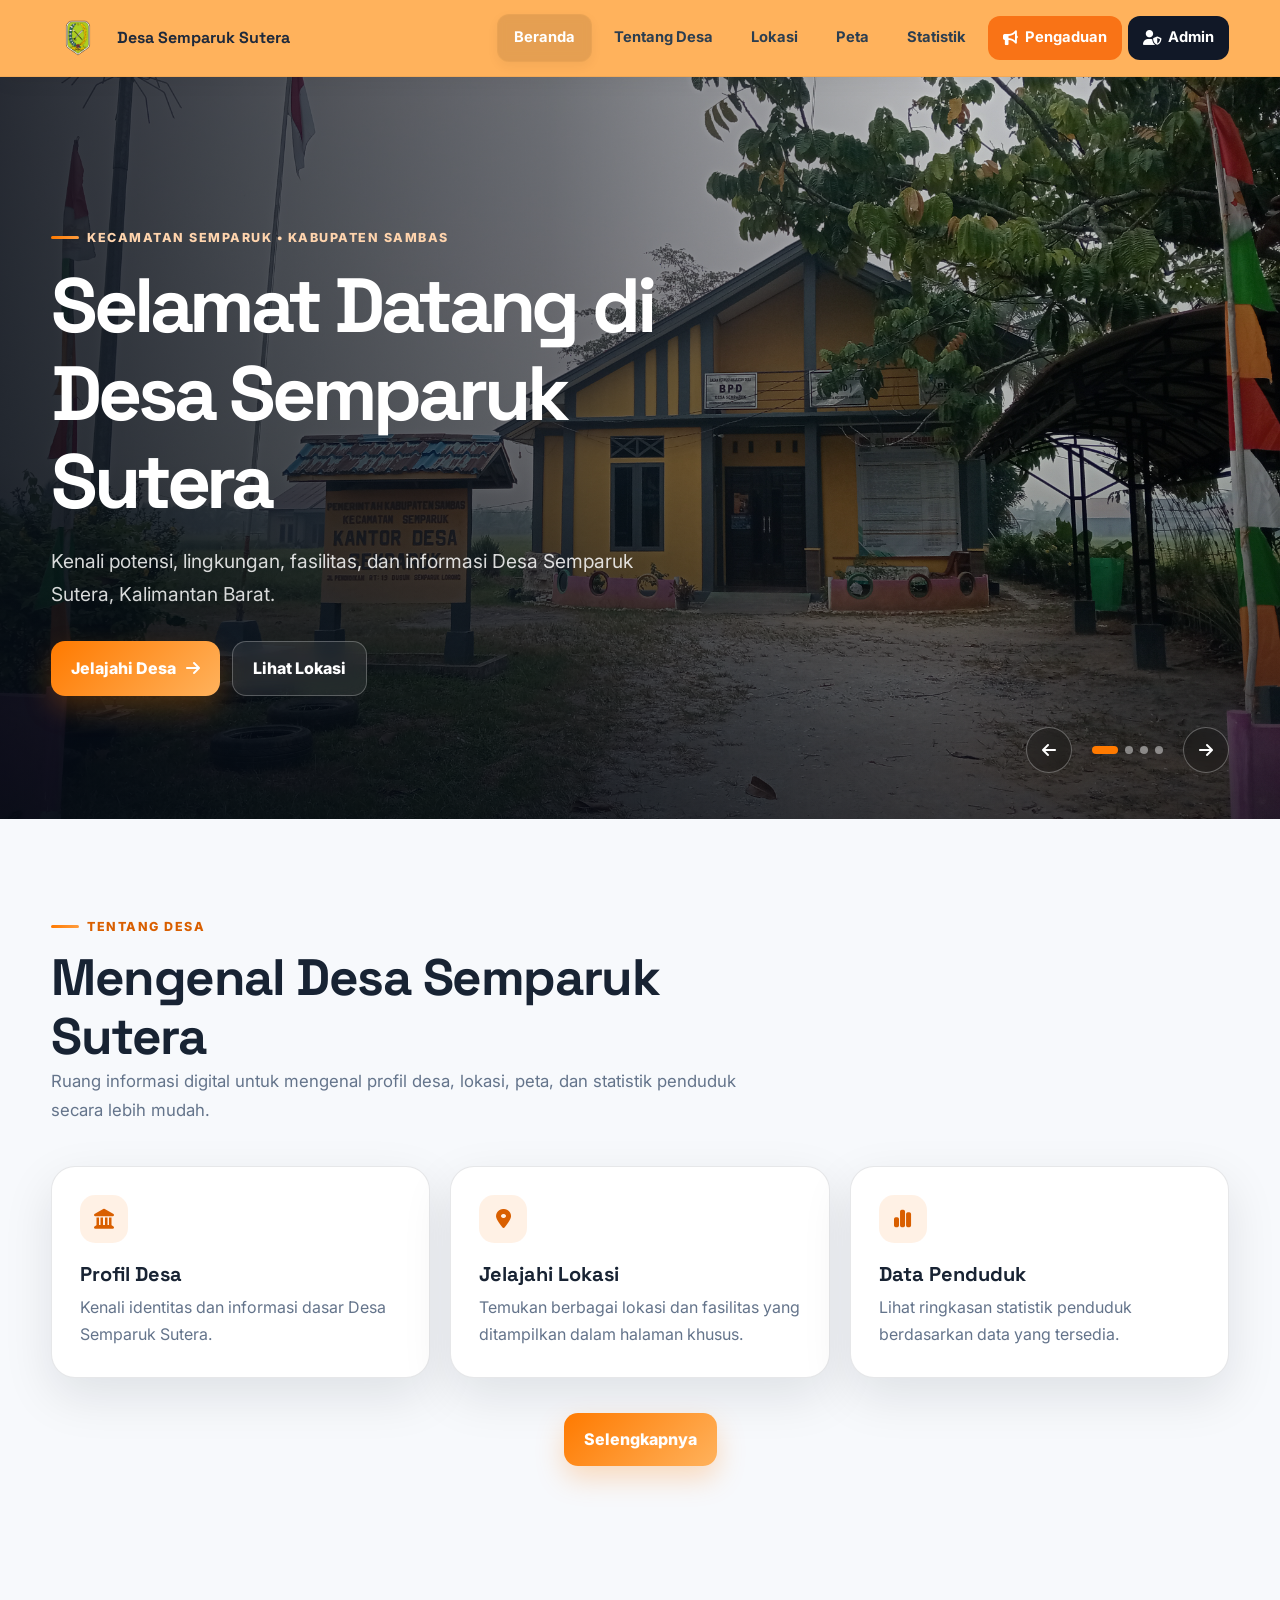
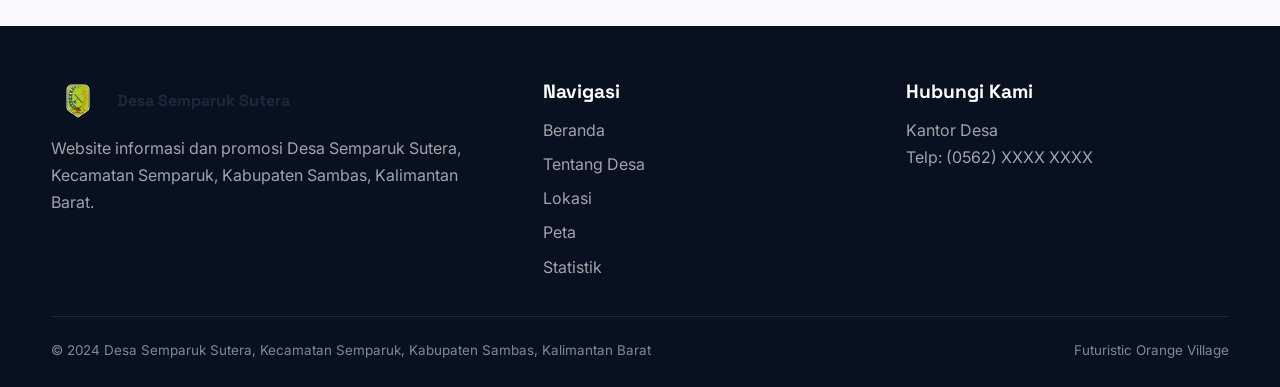
<file: index.html>
<!doctype html> //agif
<html lang="id">
  <head>
    <meta charset="UTF-8" />
    <meta name="viewport" content="width=device-width, initial-scale=1.0" />
    <meta
      name="description"
      content="Website promosi dan informasi Desa Semparuk Sutera, Kecamatan Semparuk, Kabupaten Sambas, Kalimantan Barat."
    />
    <title>Beranda | Desa Semparuk Sutera</title>
    <link rel="preconnect" href="https://fonts.googleapis.com" />
    <link rel="preconnect" href="https://fonts.gstatic.com" crossorigin />
    <link rel="stylesheet" href="css/style.css" />
    <link
      rel="stylesheet"
      href="https://cdnjs.cloudflare.com/ajax/libs/font-awesome/6.7.2/css/all.min.css"
    />
  </head>
  <body>
    <nav class="navbar">
      <div class="container nav-inner">
          <a class="brand" href="index.html" aria-label="Desa Semparuk Sutera">
            <img
              src="assets/images/logo.svg"
              alt="Logo Desa Semparuk Sutera"
              class="brand-logo"
            />
            <span class="brand-text">Desa Semparuk Sutera</span>
          </a>
        
        <button
          class="menu-toggle"
          aria-label="Buka menu"
          aria-expanded="false"
        >
          &#9776;
        </button>
       <div class="nav-links">

  <a class="nav-link" href="index.html">
    Beranda
  </a>

  <a class="nav-link" href="tentang.html">
    Tentang Desa
  </a>

  <a class="nav-link" href="lokasi.html">
    Lokasi
  </a>

  <a class="nav-link" href="peta.html">
    Peta
  </a>

  <a class="nav-link" href="statistik.html">
    Statistik
  </a>

  <!-- TOMBOL PENGADUAN -->
  <a
    class="nav-link nav-complaint"
    href="pengaduan.html"
  >
    <i class="fa-solid fa-bullhorn"></i>
    Pengaduan
  </a>

  <!-- TOMBOL ADMIN -->
  <a
    class="nav-link nav-admin"
    href="login.html"
  >
    <i class="fa-solid fa-user-shield"></i>
    Admin
  </a>

</div>
      </div>
    </nav>
    <main>
      <section class="hero" data-carousel>
        <div class="hero-slide active">
          <img
            src="assets/images/hero1.jpg"
            alt="Suasana Desa Semparuk Sutera"
          />
        </div>
        <div class="hero-slide">
          <img
            src="assets/images/hero2.jpg"
            alt="Lingkungan Desa Semparuk Sutera"
          />
        </div>
        <div class="hero-slide">
          <img src="assets/images/hero3.jpg" alt="Persawahan dan perkebunan" />
        </div>
        <div class="hero-slide">
          <img
            src="assets/images/hero4.jpg"
            alt="Kehidupan dan fasilitas desa"
          />
        </div>
        <div class="container hero-content">
          <div class="hero-copy reveal visible">
            <span class="eyebrow">Kecamatan Semparuk • Kabupaten Sambas</span>
            <h1>Selamat Datang di Desa Semparuk Sutera</h1>
            <p>
              Kenali potensi, lingkungan, fasilitas, dan informasi Desa Semparuk
              Sutera, Kalimantan Barat.
            </p>
            <div class="hero-actions">
              <a class="btn btn-primary" href="tentang.html"
                >Jelajahi Desa <i class="fa-solid fa-arrow-right"></i
              ></a>
              <a class="btn btn-outline" href="lokasi.html">Lihat Lokasi</a>
            </div>
          </div>
        </div>
        <div class="carousel-controls">
          <button class="carousel-btn" data-prev aria-label="Slide sebelumnya">
            <i class="fa-solid fa-arrow-left"></i>
          </button>
          <div class="carousel-dots">
            <button class="dot active" aria-label="Slide 1"></button
            ><button class="dot" aria-label="Slide 2"></button
            ><button class="dot" aria-label="Slide 3"></button
            ><button class="dot" aria-label="Slide 4"></button>
          </div>
          <button class="carousel-btn" data-next aria-label="Slide berikutnya">
            <i class="fa-solid fa-arrow-right"></i>
          </button>
        </div>
      </section>

      <section class="section">
        <div class="container">
          <div class="section-head reveal">
            <span class="eyebrow">Tentang Desa</span>
            <h2>Mengenal Desa Semparuk Sutera</h2>
            <p class="lead">
              Ruang informasi digital untuk mengenal profil desa, lokasi, peta,
              dan statistik penduduk secara lebih mudah.
            </p>
          </div>
          <div class="feature-grid">
            <article class="info-card reveal">
              <div class="icon-box"><i class="fa-solid fa-landmark"></i></div>
              <h3>Profil Desa</h3>
              <p>Kenali identitas dan informasi dasar Desa Semparuk Sutera.</p>
            </article>
            <article class="info-card reveal">
              <div class="icon-box">
                <i class="fa-solid fa-location-dot"></i>
              </div>
              <h3>Jelajahi Lokasi</h3>
              <p>
                Temukan berbagai lokasi dan fasilitas yang ditampilkan dalam
                halaman khusus.
              </p>
            </article>
            <article class="info-card reveal">
              <div class="icon-box">
                <i class="fa-solid fa-chart-simple"></i>
              </div>
              <h3>Data Penduduk</h3>
              <p>
                Lihat ringkasan statistik penduduk berdasarkan data yang
                tersedia.
              </p>
            </article>
          </div>
          <div style="text-align: center; margin-top: 35px" class="reveal">
            <a class="btn btn-primary" href="tentang.html">Selengkapnya</a>
          </div>
        </div>
      </section>
    </main>
    <footer class="footer">
      <div class="container footer-grid">
        <div>
          <div class="brand" style="margin-bottom: 14px">
            <img
              src="assets/images/logo.svg"
              alt="Logo Desa Semparuk Sutera"
              class="brand-logo"
            />
            <span class="brand-text">Desa Semparuk Sutera</span>
          </div>
          <p>
            Website informasi dan promosi Desa Semparuk Sutera, Kecamatan
            Semparuk, Kabupaten Sambas, Kalimantan Barat.
          </p>
        </div>
        <div>
          <h3>Navigasi</h3>
          <div class="footer-links">
            <a href="index.html">Beranda</a
            ><a href="tentang.html">Tentang Desa</a
            ><a href="lokasi.html">Lokasi</a><a href="peta.html">Peta</a
            ><a href="statistik.html">Statistik</a>
          </div>
        </div>
        <div>
          <h3>Hubungi Kami</h3>
          <p>Kantor Desa</p>
          <p>Telp: (0562) XXXX XXXX</p>
        </div>
      </div>
      <div class="container footer-bottom">
        <span
          >© 2024 Desa Semparuk Sutera, Kecamatan Semparuk, Kabupaten Sambas,
          Kalimantan Barat</span
        >
        <span>Futuristic Orange Village</span>
      </div>
    </footer>
    <script src="js/main.js"></script>
    <script src="js/carousel.js"></script>
  </body>
</html>
</file>
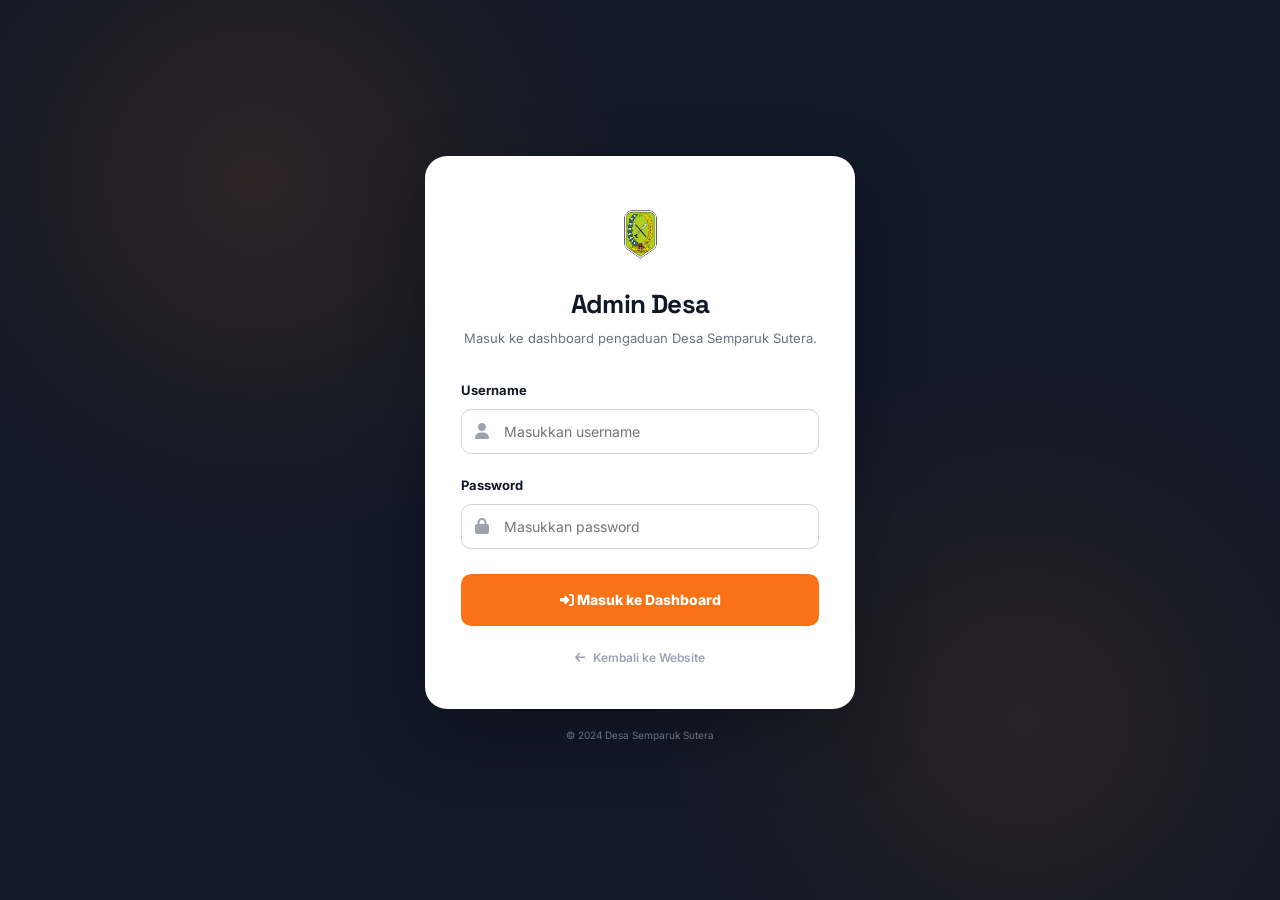
<file: admin.html>
<!doctype html>
<html lang="id">

<head>

  <meta charset="UTF-8" />

  <meta
    name="viewport"
    content="width=device-width, initial-scale=1.0"
  />

  <meta
    name="description"
    content="Dashboard administrator pengaduan Desa Semparuk Sutera."
  />

  <title>
    Dashboard Admin | Desa Semparuk Sutera
  </title>


  <link
    rel="preconnect"
    href="https://fonts.googleapis.com"
  />

  <link
    rel="preconnect"
    href="https://fonts.gstatic.com"
    crossorigin
  />


  <link
    rel="stylesheet"
    href="css/style.css"
  />


  <link
    rel="stylesheet"
    href="https://cdnjs.cloudflare.com/ajax/libs/font-awesome/6.7.2/css/all.min.css"
  />


  <style>

    /* ========================================
       ADMIN PAGE
    ======================================== */

    * {
      box-sizing: border-box;
    }


    body {
      margin: 0;

      font-family: Inter, Arial, sans-serif;

      background: #f8fafc;

      color: #374151;
    }


    .container {
      width: min(
        1120px,
        calc(100% - 40px)
      );

      margin: auto;
    }


    /* ========================================
       NAVBAR
    ======================================== */

    .admin-navbar {
      position: sticky;

      top: 0;

      z-index: 9999;

      background: rgba(
        255,
        255,
        255,
        .97
      );

      backdrop-filter: blur(12px);

      border-bottom:
        1px solid #e5e7eb;
    }


    .admin-nav-inner {
      min-height: 76px;

      display: flex;

      align-items: center;

      justify-content: space-between;

      gap: 20px;
    }


    .admin-brand {
      display: flex;

      align-items: center;

      gap: 12px;

      color: #111827;

      text-decoration: none;
    }


    .admin-brand img {
      width: 44px;

      height: 44px;

      object-fit: contain;
    }


    .admin-brand strong {
      display: block;

      font-size: 14px;

      font-weight: 800;
    }


    .admin-brand small {
      display: block;

      margin-top: 2px;

      color: #6b7280;

      font-size: 10px;
    }


    .admin-actions {
      display: flex;

      align-items: center;

      gap: 10px;
    }


    .admin-user {
      display: flex;

      align-items: center;

      gap: 8px;

      padding: 9px 12px;

      border-radius: 999px;

      background: #fff7ed;

      color: #c2410c;

      font-size: 12px;

      font-weight: 700;
    }


    .logout-btn {
      border: none;

      border-radius: 9px;

      padding: 10px 14px;

      background: #111827;

      color: white;

      font-family: inherit;

      font-size: 12px;

      font-weight: 700;

      cursor: pointer;

      transition: .2s;
    }


    .logout-btn:hover {
      background: #374151;
    }


    /* ========================================
       MAIN
    ======================================== */

    .admin-main {
      padding: 55px 0 80px;
    }


    .admin-header {
      display: flex;

      justify-content: space-between;

      align-items: flex-end;

      gap: 20px;

      margin-bottom: 30px;
    }


    .admin-header h1 {
      margin: 0 0 8px;

      color: #111827;

      font-size: clamp(
        30px,
        5vw,
        48px
      );

      line-height: 1.05;

      letter-spacing: -.04em;
    }


    .admin-header p {
      margin: 0;

      color: #6b7280;

      font-size: 13px;
    }


    .refresh-btn {
      border: 0;

      border-radius: 9px;

      padding: 11px 15px;

      background: #f97316;

      color: white;

      font-family: inherit;

      font-size: 12px;

      font-weight: 800;

      cursor: pointer;

      transition: .2s;
    }


    .refresh-btn:hover {
      background: #ea580c;
    }


    /* ========================================
       ALERT
    ======================================== */

    .admin-alert {
      display: none;

      margin-bottom: 25px;

      padding: 13px 15px;

      border-radius: 10px;

      font-size: 13px;

      line-height: 1.5;
    }


    .admin-alert.show {
      display: block;
    }


    .admin-alert.error {
      background: #fef2f2;

      border: 1px solid #fecaca;

      color: #991b1b;
    }


    .admin-alert.success {
      background: #f0fdf4;

      border: 1px solid #bbf7d0;

      color: #166534;
    }


    /* ========================================
       STATISTICS
    ======================================== */

    .stats-grid {
      display: grid;

      grid-template-columns:
        repeat(5, 1fr);

      gap: 15px;

      margin-bottom: 30px;
    }


    .stat-card {
      position: relative;

      overflow: hidden;

      background: white;

      border: 1px solid #e5e7eb;

      border-radius: 16px;

      padding: 22px;

      box-shadow:
        0 10px 30px rgba(
          0,
          0,
          0,
          .05
        );
    }


    .stat-card::after {
      content: "";

      position: absolute;

      width: 90px;

      height: 90px;

      border-radius: 50%;

      right: -35px;

      bottom: -35px;

      background: rgba(
        249,
        115,
        22,
        .07
      );
    }


    .stat-icon {
      width: 38px;

      height: 38px;

      display: flex;

      align-items: center;

      justify-content: center;

      border-radius: 10px;

      margin-bottom: 14px;

      background: #fff7ed;

      color: #f97316;
    }


    .stat-number {
      display: block;

      color: #111827;

      font-size: 27px;

      font-weight: 800;

      line-height: 1;
    }


    .stat-label {
      display: block;

      margin-top: 7px;

      color: #6b7280;

      font-size: 11px;

      font-weight: 600;
    }


    /* ========================================
       TABLE CARD
    ======================================== */

    .table-card {
      background: white;

      border: 1px solid #e5e7eb;

      border-radius: 18px;

      overflow: hidden;

      box-shadow:
        0 12px 35px rgba(
          0,
          0,
          0,
          .05
        );
    }


    .table-header {
      padding: 25px;

      border-bottom:
        1px solid #e5e7eb;

      display: flex;

      justify-content: space-between;

      align-items: center;

      gap: 15px;
    }


    .table-title h2 {
      margin: 0 0 5px;

      color: #111827;

      font-size: 19px;

      font-weight: 800;
    }


    .table-title p {
      margin: 0;

      color: #9ca3af;

      font-size: 11px;
    }


    /* ========================================
       FILTER
    ======================================== */

    .filters {
      display: flex;

      gap: 8px;

      align-items: center;
    }


    .search-box {
      position: relative;
    }


    .search-box i {
      position: absolute;

      left: 12px;

      top: 50%;

      transform: translateY(-50%);

      color: #9ca3af;
    }


    .search-box input {
      width: 220px;

      padding: 10px 12px 10px 35px;

      border: 1px solid #d1d5db;

      border-radius: 8px;

      outline: none;

      font-family: inherit;

      font-size: 11px;
    }


    .search-box input:focus {
      border-color: #f97316;
    }


    .filter-select {
      padding: 10px 12px;

      border: 1px solid #d1d5db;

      border-radius: 8px;

      background: white;

      color: #374151;

      font-family: inherit;

      font-size: 11px;

      outline: none;
    }


    /* ========================================
       TABLE
    ======================================== */

    .table-wrapper {
      overflow-x: auto;
    }


    table {
      width: 100%;

      border-collapse: collapse;

      min-width: 800px;
    }


    th {
      padding: 13px 18px;

      background: #f9fafb;

      color: #6b7280;

      font-size: 10px;

      font-weight: 800;

      text-align: left;

      text-transform: uppercase;

      letter-spacing: .04em;

      border-bottom:
        1px solid #e5e7eb;
    }


    td {
      padding: 15px 18px;

      color: #374151;

      font-size: 11px;

      border-bottom:
        1px solid #f0f0f0;

      vertical-align: middle;
    }


    tbody tr {
      transition: .15s;
    }


    tbody tr:hover {
      background: #fffaf5;
    }


    .kode {
      color: #c2410c;

      font-family: monospace;

      font-size: 10px;

      font-weight: 800;
    }


    .nama {
      color: #111827;

      font-weight: 700;
    }


    .judul {
      max-width: 210px;

      color: #374151;

      font-weight: 600;
    }


    .tanggal {
      color: #6b7280;

      white-space: nowrap;
    }


    /* ========================================
       STATUS
    ======================================== */

    .status {
      display: inline-flex;

      padding: 5px 9px;

      border-radius: 999px;

      font-size: 9px;

      font-weight: 800;

      text-transform: uppercase;

      white-space: nowrap;
    }


    .status.baru {
      background: #fef3c7;

      color: #92400e;
    }


    .status.diproses {
      background: #dbeafe;

      color: #1d4ed8;
    }


    .status.selesai {
      background: #dcfce7;

      color: #166534;
    }


    .status.ditolak {
      background: #fee2e2;

      color: #991b1b;
    }


    /* ========================================
       DETAIL BUTTON
    ======================================== */

    .detail-btn {
      display: inline-flex;

      align-items: center;

      gap: 5px;

      padding: 7px 10px;

      border-radius: 7px;

      background: #111827;

      color: white;

      font-size: 9px;

      font-weight: 800;

      text-decoration: none;

      transition: .2s;
    }


    .detail-btn:hover {
      background: #f97316;
    }


    /* ========================================
       EMPTY
    ======================================== */

    .empty-state {
      display: none;

      padding: 70px 20px;

      text-align: center;
    }


    .empty-state.show {
      display: block;
    }


    .empty-state i {
      color: #d1d5db;

      font-size: 45px;

      margin-bottom: 15px;
    }


    .empty-state h3 {
      margin: 0 0 6px;

      color: #374151;

      font-size: 17px;
    }


    .empty-state p {
      margin: 0;

      color: #9ca3af;

      font-size: 12px;
    }


    /* ========================================
       LOADING
    ======================================== */

    .loading {
      display: none;

      padding: 50px;

      text-align: center;
    }


    .loading.show {
      display: block;
    }


    .loading i {
      color: #f97316;

      font-size: 28px;

      margin-bottom: 10px;
    }


    .loading p {
      margin: 0;

      color: #9ca3af;

      font-size: 12px;
    }


    /* ========================================
       FOOTER
    ======================================== */

    .admin-footer {
      padding: 25px 0;

      background: #111827;

      color: #6b7280;

      font-size: 10px;
    }


    .admin-footer-inner {
      display: flex;

      justify-content: space-between;

      gap: 20px;
    }


    /* ========================================
       MOBILE
    ======================================== */

    @media (max-width: 950px) {

      .stats-grid {
        grid-template-columns:
          repeat(3, 1fr);
      }

    }


    @media (max-width: 700px) {

      .container {
        width: min(
          100% - 30px,
          650px
        );
      }


      .admin-nav-inner {
        min-height: 68px;
      }


      .admin-brand small {
        display: none;
      }


      .admin-user {
        display: none;
      }


      .admin-header {
        align-items: flex-start;

        flex-direction: column;
      }


      .refresh-btn {
        width: 100%;
      }


      .stats-grid {
        grid-template-columns:
          repeat(2, 1fr);
      }


      .table-header {
        align-items: stretch;

        flex-direction: column;
      }


      .filters {
        flex-direction: column;

        align-items: stretch;
      }


      .search-box input {
        width: 100%;
      }


      .filter-select {
        width: 100%;
      }


      .admin-footer-inner {
        flex-direction: column;

        text-align: center;
      }

    }


    @media (max-width: 430px) {

      .stats-grid {
        grid-template-columns: 1fr;
      }

    }

  </style>

</head>


<body>


  <!-- ========================================
       NAVBAR
  ======================================== -->

  <nav class="admin-navbar">

    <div class="container admin-nav-inner">


      <a
        href="admin.html"
        class="admin-brand"
      >

        <img
          src="assets/images/logo.svg"
          alt="Logo Desa Semparuk Sutera"
        />

        <span>

          <strong>
            Admin Desa Semparuk Sutera
          </strong>

          <small>
            Dashboard Pengaduan Warga
          </small>

        </span>

      </a>


      <div class="admin-actions">

        <div class="admin-user">

          <i class="fa-solid fa-user-shield"></i>

          <span id="adminUsername">
            admin
          </span>

        </div>


        <button
          type="button"
          class="logout-btn"
          id="logoutBtn"
        >

          <i class="fa-solid fa-right-from-bracket"></i>

          Keluar

        </button>

      </div>


    </div>

  </nav>


  <!-- ========================================
       MAIN
  ======================================== -->

  <main class="admin-main">

    <div class="container">


      <!-- HEADER -->

      <div class="admin-header">

        <div>

          <h1>
            Dashboard
          </h1>

          <p>
            Kelola dan pantau pengaduan warga
            Desa Semparuk Sutera.
          </p>

        </div>


        <button
          type="button"
          class="refresh-btn"
          id="refreshBtn"
        >

          <i class="fa-solid fa-rotate"></i>

          Refresh Data

        </button>

      </div>


      <!-- ALERT -->

      <div
        id="adminAlert"
        class="admin-alert"
      ></div>


      <!-- ==================================
           STATISTICS
      ================================== -->

      <div class="stats-grid">


        <div class="stat-card">

          <div class="stat-icon">

            <i class="fa-solid fa-inbox"></i>

          </div>

          <span
            class="stat-number"
            id="totalCount"
          >
            0
          </span>

          <span class="stat-label">
            Total Pengaduan
          </span>

        </div>


        <div class="stat-card">

          <div class="stat-icon">

            <i class="fa-solid fa-bell"></i>

          </div>

          <span
            class="stat-number"
            id="baruCount"
          >
            0
          </span>

          <span class="stat-label">
            Baru
          </span>

        </div>


        <div class="stat-card">

          <div class="stat-icon">

            <i class="fa-solid fa-spinner"></i>

          </div>

          <span
            class="stat-number"
            id="prosesCount"
          >
            0
          </span>

          <span class="stat-label">
            Diproses
          </span>

        </div>


        <div class="stat-card">

          <div class="stat-icon">

            <i class="fa-solid fa-circle-check"></i>

          </div>

          <span
            class="stat-number"
            id="selesaiCount"
          >
            0
          </span>

          <span class="stat-label">
            Selesai
          </span>

        </div>


        <div class="stat-card">

          <div class="stat-icon">

            <i class="fa-solid fa-circle-xmark"></i>

          </div>

          <span
            class="stat-number"
            id="ditolakCount"
          >
            0
          </span>

          <span class="stat-label">
            Ditolak
          </span>

        </div>


      </div>


      <!-- ==================================
           TABLE
      ================================== -->

      <div class="table-card">


        <div class="table-header">


          <div class="table-title">

            <h2>
              Data Pengaduan
            </h2>

            <p>
              Daftar seluruh pengaduan warga.
            </p>

          </div>


          <div class="filters">


            <div class="search-box">

              <i class="fa-solid fa-search"></i>

              <input
                type="text"
                id="searchInput"
                placeholder="Cari nama, kode, judul..."
              />

            </div>


            <select
              id="statusFilter"
              class="filter-select"
            >

              <option value="semua">
                Semua Status
              </option>

              <option value="baru">
                Baru
              </option>

              <option value="diproses">
                Diproses
              </option>

              <option value="selesai">
                Selesai
              </option>

              <option value="ditolak">
                Ditolak
              </option>

            </select>


          </div>


        </div>


        <!-- LOADING -->

        <div
          id="loading"
          class="loading show"
        >

          <i
            class="fa-solid fa-spinner fa-spin"
          ></i>

          <p>
            Memuat data pengaduan...
          </p>

        </div>


        <!-- TABLE -->

        <div
          class="table-wrapper"
          id="tableWrapper"
          style="display:none;"
        >

          <table>

            <thead>

              <tr>

                <th>
                  No
                </th>

                <th>
                  Kode
                </th>

                <th>
                  Nama
                </th>

                <th>
                  Kategori
                </th>

                <th>
                  Judul
                </th>

                <th>
                  Tanggal
                </th>

                <th>
                  Status
                </th>

                <th>
                  Aksi
                </th>

              </tr>

            </thead>


            <tbody
              id="complaintTable"
            ></tbody>

          </table>

        </div>


        <!-- EMPTY -->

        <div
          id="emptyState"
          class="empty-state"
        >

          <i
            class="fa-regular fa-folder-open"
          ></i>

          <h3>
            Tidak ada pengaduan
          </h3>

          <p>
            Data pengaduan belum tersedia
            atau tidak sesuai filter.
          </p>

        </div>


      </div>


    </div>

  </main>


  <!-- ========================================
       FOOTER
  ======================================== -->

  <footer class="admin-footer">

    <div
      class="container admin-footer-inner"
    >

      <span>
        © 2024 Desa Semparuk Sutera
      </span>

      <span>
        Dashboard Administrator
      </span>

    </div>

  </footer>


  <!-- ========================================
       JAVASCRIPT
  ======================================== -->

  <script>


    /* ========================================
       LOGIN PROTECTION
    ======================================== */

    if (
      sessionStorage.getItem("adminLogin") !==
      "true"
    ) {

      window.location.href =
        "login.html";

    }


    /* ========================================
       API
    ======================================== */

    const API_URL =
      "https://script.google.com/macros/s/AKfycbxldeick379B5Eevs6E1jajzccaP4rrXE9JcO3sE5zvg0gmrBSup5aeX4e_prLUtM6R2g/exec";


    /* ========================================
       ELEMENT
    ======================================== */

    const table =
      document.getElementById(
        "complaintTable"
      );

    const tableWrapper =
      document.getElementById(
        "tableWrapper"
      );

    const loading =
      document.getElementById(
        "loading"
      );

    const emptyState =
      document.getElementById(
        "emptyState"
      );

    const searchInput =
      document.getElementById(
        "searchInput"
      );

    const statusFilter =
      document.getElementById(
        "statusFilter"
      );

    const refreshBtn =
      document.getElementById(
        "refreshBtn"
      );

    const adminAlert =
      document.getElementById(
        "adminAlert"
      );


    let complaints = [];


    /* ========================================
       USERNAME
    ======================================== */

    const savedUsername =
      sessionStorage.getItem(
        "adminUsername"
      );


    if (savedUsername) {

      document.getElementById(
        "adminUsername"
      ).textContent =
        savedUsername;

    }


    /* ========================================
       ALERT
    ======================================== */

    function showAlert(
      message,
      type = "error"
    ) {

      adminAlert.className =
        "admin-alert show " +
        type;

      adminAlert.textContent =
        message;

    }


    function hideAlert() {

      adminAlert.className =
        "admin-alert";

      adminAlert.textContent =
        "";

    }


    /* ========================================
       LOAD DATA
    ======================================== */

    async function loadComplaints() {

      hideAlert();


      loading.classList.add("show");

      tableWrapper.style.display =
        "none";

      emptyState.classList.remove(
        "show"
      );


      refreshBtn.disabled = true;

      refreshBtn.innerHTML =
        '<i class="fa-solid fa-spinner fa-spin"></i> Memuat...';


      try {


        const response =
          await fetch(
            API_URL +
            "?action=semua&t=" +
            Date.now(),
            {
              method: "GET",
              cache: "no-store"
            }
          );


        if (!response.ok) {

          throw new Error(
            "Server tidak merespons."
          );

        }


        const data =
          await response.json();


        if (!data.success) {

          throw new Error(
            data.message ||
            "Gagal mengambil data."
          );

        }


        complaints =
          Array.isArray(data.data)
            ? data.data
            : [];


        updateStatistics();

        renderTable();


      } catch (error) {


        console.error(
          "Load error:",
          error
        );


        showAlert(
          "Gagal mengambil data pengaduan. " +
          error.message
        );


        complaints = [];

        updateStatistics();

        renderTable();


      } finally {


        loading.classList.remove(
          "show"
        );


        refreshBtn.disabled = false;

        refreshBtn.innerHTML =
          '<i class="fa-solid fa-rotate"></i> Refresh Data';

      }

    }


    /* ========================================
       STATISTICS
    ======================================== */

    function updateStatistics() {


      const total =
        complaints.length;


      const baru =
        complaints.filter(
          item =>
            normalizeStatus(
              item.status
            ) === "baru"
        ).length;


      const diproses =
        complaints.filter(
          item =>
            normalizeStatus(
              item.status
            ) === "diproses"
        ).length;


      const selesai =
        complaints.filter(
          item =>
            normalizeStatus(
              item.status
            ) === "selesai"
        ).length;


      const ditolak =
        complaints.filter(
          item =>
            normalizeStatus(
              item.status
            ) === "ditolak"
        ).length;


      document.getElementById(
        "totalCount"
      ).textContent =
        total;


      document.getElementById(
        "baruCount"
      ).textContent =
        baru;


      document.getElementById(
        "prosesCount"
      ).textContent =
        diproses;


      document.getElementById(
        "selesaiCount"
      ).textContent =
        selesai;


      document.getElementById(
        "ditolakCount"
      ).textContent =
        ditolak;

    }


    /* ========================================
       NORMALIZE STATUS
    ======================================== */

    function normalizeStatus(
      status
    ) {

      return String(
        status || "baru"
      )
        .trim()
        .toLowerCase();

    }


    /* ========================================
       RENDER TABLE
    ======================================== */

    function renderTable() {


      const search =
        searchInput.value
          .trim()
          .toLowerCase();


      const selectedStatus =
        statusFilter.value;


      const filtered =
        complaints.filter(
          function(item) {


            const status =
              normalizeStatus(
                item.status
              );


            const text = [

              item.kode,

              item.nama,

              item.kategori,

              item.judul,

              item.isi,

              item.lokasi

            ]
              .join(" ")
              .toLowerCase();


            const matchesSearch =
              !search ||
              text.includes(search);


            const matchesStatus =
              selectedStatus ===
              "semua" ||
              status ===
              selectedStatus;


            return (
              matchesSearch &&
              matchesStatus
            );

          }
        );


      table.innerHTML = "";


      if (filtered.length === 0) {

        tableWrapper.style.display =
          "none";

        emptyState.classList.add(
          "show"
        );

        return;

      }


      emptyState.classList.remove(
        "show"
      );


      tableWrapper.style.display =
        "block";


      filtered.forEach(
        function(item, index) {


          const status =
            normalizeStatus(
              item.status
            );


          const tr =
            document.createElement(
              "tr"
            );


          tr.innerHTML = `

            <td>
              ${index + 1}
            </td>

            <td>
              <span class="kode">
                ${escapeHTML(
                  item.kode || "-"
                )}
              </span>
            </td>

            <td>
              <span class="nama">
                ${escapeHTML(
                  item.nama || "-"
                )}
              </span>
            </td>

            <td>
              ${escapeHTML(
                item.kategori || "-"
              )}
            </td>

            <td>
              <span class="judul">
                ${escapeHTML(
                  item.judul || "-"
                )}
              </span>
            </td>

            <td>
              <span class="tanggal">
                ${escapeHTML(
                  item.tanggal || "-"
                )}
              </span>
            </td>

            <td>
              <span class="status ${status}">
                ${escapeHTML(status)}
              </span>
            </td>

            <td>

              <a
                href="detail-pengaduan.html?id=${encodeURIComponent(
                  item.id
                )}"
                class="detail-btn"
              >

                <i class="fa-solid fa-eye"></i>

                Detail

              </a>

            </td>

          `;


          table.appendChild(tr);

        }
      );

    }


    /* ========================================
       ESCAPE HTML
    ======================================== */

    function escapeHTML(
      value
    ) {

      return String(value)
        .replace(
          /&/g,
          "&amp;"
        )
        .replace(
          /</g,
          "&lt;"
        )
        .replace(
          />/g,
          "&gt;"
        )
        .replace(
          /"/g,
          "&quot;"
        )
        .replace(
          /'/g,
          "&#039;"
        );

    }


    /* ========================================
       EVENTS
    ======================================== */

    searchInput.addEventListener(
      "input",
      renderTable
    );


    statusFilter.addEventListener(
      "change",
      renderTable
    );


    refreshBtn.addEventListener(
      "click",
      loadComplaints
    );


    /* ========================================
       LOGOUT
    ======================================== */

    document.getElementById(
      "logoutBtn"
    ).addEventListener(
      "click",
      function() {


        sessionStorage.removeItem(
          "adminLogin"
        );


        sessionStorage.removeItem(
          "adminUsername"
        );


        window.location.href =
          "login.html";

      }
    );


    /* ========================================
       LOAD
    ======================================== */

    loadComplaints();

  </script>

</body>

</html>
</file>
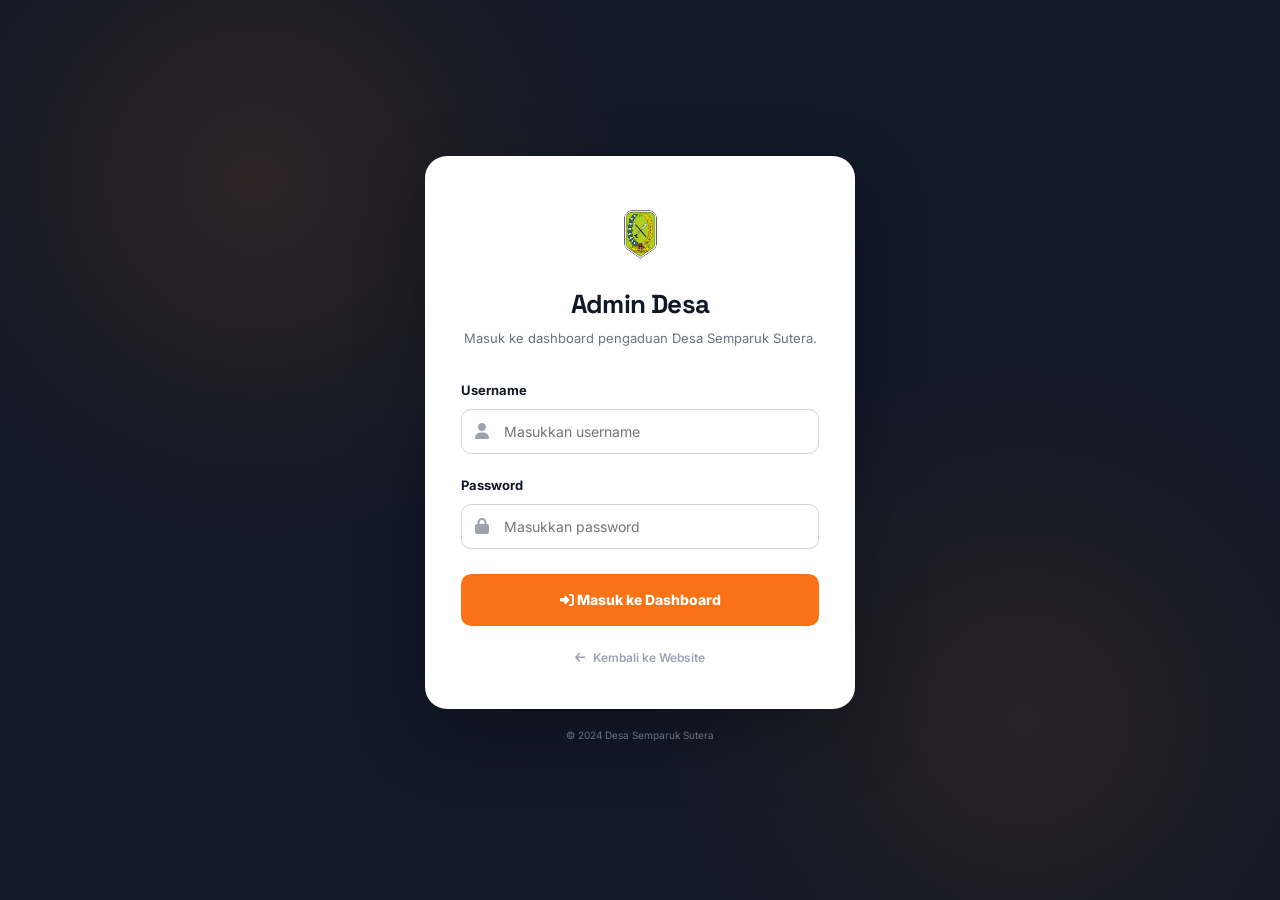
<file: detail-pengaduan.html>
<!doctype html>
<html lang="id">

<head>

  <meta charset="UTF-8" />

  <meta
    name="viewport"
    content="width=device-width, initial-scale=1.0"
  />

  <meta
    name="description"
    content="Detail pengaduan warga Desa Semparuk Sutera."
  />

  <title>
    Detail Pengaduan | Desa Semparuk Sutera
  </title>


  <link
    rel="preconnect"
    href="https://fonts.googleapis.com"
  />

  <link
    rel="preconnect"
    href="https://fonts.googleapis.com"
  />

  <link
    rel="preconnect"
    href="https://fonts.gstatic.com"
    crossorigin
  />


  <link
    rel="stylesheet"
    href="css/style.css"
  />


  <link
    rel="stylesheet"
    href="https://cdnjs.cloudflare.com/ajax/libs/font-awesome/6.7.2/css/all.min.css"
  />


  <style>

    /* ========================================
       DETAIL ADMIN
    ======================================== */

    * {
      box-sizing: border-box;
    }


    body {
      margin: 0;

      font-family:
        Inter,
        Arial,
        sans-serif;

      background: #f8fafc;

      color: #374151;
    }


    .container {
      width: min(
        1120px,
        calc(100% - 40px)
      );

      margin: auto;
    }


    /* ========================================
       NAVBAR
    ======================================== */

    .admin-navbar {
      position: sticky;

      top: 0;

      z-index: 9999;

      background: rgba(
        255,
        255,
        255,
        .97
      );

      backdrop-filter: blur(12px);

      border-bottom:
        1px solid #e5e7eb;
    }


    .admin-nav-inner {
      min-height: 76px;

      display: flex;

      align-items: center;

      justify-content: space-between;

      gap: 20px;
    }


    .admin-brand {
      display: flex;

      align-items: center;

      gap: 12px;

      color: #111827;

      text-decoration: none;
    }


    .admin-brand img {
      width: 44px;

      height: 44px;

      object-fit: contain;
    }


    .admin-brand strong {
      display: block;

      font-size: 14px;

      font-weight: 800;
    }


    .admin-brand small {
      display: block;

      margin-top: 2px;

      color: #6b7280;

      font-size: 10px;
    }


    .nav-actions {
      display: flex;

      align-items: center;

      gap: 9px;
    }


    .back-btn,
    .logout-btn {
      display: inline-flex;

      align-items: center;

      gap: 7px;

      border: none;

      border-radius: 9px;

      padding: 10px 14px;

      font-family: inherit;

      font-size: 11px;

      font-weight: 800;

      text-decoration: none;

      cursor: pointer;

      transition: .2s;
    }


    .back-btn {
      background: #f3f4f6;

      color: #374151;
    }


    .back-btn:hover {
      background: #e5e7eb;
    }


    .logout-btn {
      background: #111827;

      color: white;
    }


    .logout-btn:hover {
      background: #374151;
    }


    /* ========================================
       MAIN
    ======================================== */

    .detail-main {
      padding: 50px 0 80px;
    }


    .page-heading {
      margin-bottom: 28px;
    }


    .page-heading h1 {
      margin: 0 0 8px;

      color: #111827;

      font-size: clamp(
        28px,
        5vw,
        43px
      );

      line-height: 1.05;

      letter-spacing: -.04em;
    }


    .page-heading p {
      margin: 0;

      color: #6b7280;

      font-size: 13px;
    }


    /* ========================================
       ALERT
    ======================================== */

    .alert {
      display: none;

      margin-bottom: 22px;

      padding: 13px 15px;

      border-radius: 10px;

      font-size: 12px;

      line-height: 1.5;
    }


    .alert.show {
      display: block;
    }


    .alert.error {
      background: #fef2f2;

      border: 1px solid #fecaca;

      color: #991b1b;
    }


    .alert.success {
      background: #f0fdf4;

      border: 1px solid #bbf7d0;

      color: #166534;
    }


    /* ========================================
       LOADING
    ======================================== */

    .loading {
      display: none;

      background: white;

      border: 1px solid #e5e7eb;

      border-radius: 18px;

      padding: 70px 20px;

      text-align: center;
    }


    .loading.show {
      display: block;
    }


    .loading i {
      color: #f97316;

      font-size: 32px;

      margin-bottom: 13px;
    }


    .loading p {
      margin: 0;

      color: #9ca3af;

      font-size: 12px;
    }


    /* ========================================
       DETAIL GRID
    ======================================== */

    .detail-grid {
      display: grid;

      grid-template-columns:
        1.25fr
        .75fr;

      gap: 20px;
    }


    .card {
      background: white;

      border: 1px solid #e5e7eb;

      border-radius: 18px;

      overflow: hidden;

      box-shadow:
        0 12px 35px
        rgba(0,0,0,.05);
    }


    .card-header {
      padding: 22px 24px;

      border-bottom:
        1px solid #e5e7eb;
    }


    .card-header h2 {
      margin: 0;

      color: #111827;

      font-size: 17px;

      font-weight: 800;
    }


    .card-header p {
      margin: 5px 0 0;

      color: #9ca3af;

      font-size: 10px;
    }


    .card-body {
      padding: 24px;
    }


    /* ========================================
       INFO
    ======================================== */

    .info-list {
      display: grid;

      gap: 18px;
    }


    .info-item label {
      display: block;

      margin-bottom: 5px;

      color: #9ca3af;

      font-size: 9px;

      font-weight: 800;

      text-transform: uppercase;

      letter-spacing: .05em;
    }


    .info-item div {
      color: #111827;

      font-size: 13px;

      font-weight: 600;

      line-height: 1.6;

      word-break: break-word;
    }


    .kode-box {
      display: inline-flex;

      padding: 7px 10px;

      border-radius: 7px;

      background: #fff7ed;

      color: #c2410c;

      font-family: monospace;

      font-size: 11px;

      font-weight: 800;
    }


    /* ========================================
       COMPLAINT CONTENT
    ======================================== */

    .complaint-title {
      margin: 0 0 15px;

      color: #111827;

      font-size: 21px;

      line-height: 1.3;

      font-weight: 800;
    }


    .complaint-content {
      color: #4b5563;

      font-size: 13px;

      line-height: 1.8;

      white-space: pre-wrap;

      word-break: break-word;
    }


    .location-box {
      display: flex;

      gap: 10px;

      align-items: flex-start;

      margin-top: 24px;

      padding: 14px;

      border-radius: 10px;

      background: #f9fafb;

      border: 1px solid #e5e7eb;
    }


    .location-box i {
      margin-top: 2px;

      color: #f97316;
    }


    .location-box span {
      color: #4b5563;

      font-size: 12px;

      line-height: 1.6;
    }


    /* ========================================
       STATUS
    ======================================== */

    .status-current {
      margin-bottom: 25px;

      padding: 15px;

      border-radius: 11px;

      background: #f9fafb;

      border: 1px solid #e5e7eb;
    }


    .status-current label {
      display: block;

      margin-bottom: 8px;

      color: #9ca3af;

      font-size: 9px;

      font-weight: 800;

      text-transform: uppercase;
    }


    .status {
      display: inline-flex;

      padding: 6px 11px;

      border-radius: 999px;

      font-size: 10px;

      font-weight: 800;

      text-transform: uppercase;
    }


    .status.baru {
      background: #fef3c7;

      color: #92400e;
    }


    .status.diproses {
      background: #dbeafe;

      color: #1d4ed8;
    }


    .status.selesai {
      background: #dcfce7;

      color: #166534;
    }


    .status.ditolak {
      background: #fee2e2;

      color: #991b1b;
    }


    /* ========================================
       FORM ADMIN
    ======================================== */

    .form-group {
      margin-bottom: 20px;
    }


    .form-group label {
      display: block;

      margin-bottom: 8px;

      color: #111827;

      font-size: 11px;

      font-weight: 800;
    }


    .form-group select,
    .form-group textarea {
      width: 100%;

      border: 1px solid #d1d5db;

      border-radius: 9px;

      padding: 12px;

      background: white;

      color: #374151;

      font-family: inherit;

      font-size: 12px;

      outline: none;

      transition: .2s;
    }


    .form-group select:focus,
    .form-group textarea:focus {
      border-color: #f97316;

      box-shadow:
        0 0 0 3px
        rgba(249,115,22,.10);
    }


    .form-group textarea {
      min-height: 150px;

      resize: vertical;

      line-height: 1.6;
    }


    .save-btn {
      width: 100%;

      border: none;

      border-radius: 9px;

      padding: 13px;

      background: #f97316;

      color: white;

      font-family: inherit;

      font-size: 12px;

      font-weight: 800;

      cursor: pointer;

      transition: .2s;
    }


    .save-btn:hover {
      background: #ea580c;
    }


    .save-btn:disabled {
      opacity: .65;

      cursor: not-allowed;
    }


    /* ========================================
       DELETE
    ======================================== */

    .danger-zone {
      margin-top: 20px;

      padding: 18px;

      border-radius: 13px;

      border: 1px solid #fecaca;

      background: #fffafa;
    }


    .danger-zone h3 {
      margin: 0 0 5px;

      color: #991b1b;

      font-size: 12px;
    }


    .danger-zone p {
      margin: 0 0 13px;

      color: #7f1d1d;

      font-size: 10px;

      line-height: 1.5;
    }


    .delete-btn {
      width: 100%;

      border: 1px solid #dc2626;

      border-radius: 8px;

      padding: 10px;

      background: white;

      color: #dc2626;

      font-family: inherit;

      font-size: 11px;

      font-weight: 800;

      cursor: pointer;

      transition: .2s;
    }


    .delete-btn:hover {
      background: #dc2626;

      color: white;
    }


    /* ========================================
       FOOTER
    ======================================== */

    .admin-footer {
      padding: 25px 0;

      background: #111827;

      color: #6b7280;

      font-size: 10px;
    }


    .footer-inner {
      display: flex;

      justify-content: space-between;

      gap: 20px;
    }


    /* ========================================
       MOBILE
    ======================================== */

    @media (max-width: 800px) {

      .container {
        width: min(
          100% - 30px,
          650px
        );
      }


      .detail-grid {
        grid-template-columns: 1fr;
      }


      .admin-nav-inner {
        min-height: 68px;
      }


      .admin-brand small {
        display: none;
      }


      .admin-brand strong {
        font-size: 12px;
      }


      .back-btn span {
        display: none;
      }


      .logout-btn span {
        display: none;
      }


      .back-btn,
      .logout-btn {
        width: 38px;

        height: 38px;

        padding: 0;

        justify-content: center;
      }


      .detail-main {
        padding-top: 35px;
      }


      .card-body {
        padding: 20px;
      }


      .footer-inner {
        flex-direction: column;

        text-align: center;
      }

    }


  </style>

</head>


<body>


  <!-- ========================================
       NAVBAR
  ======================================== -->

  <nav class="admin-navbar">

    <div class="container admin-nav-inner">


      <a
        href="admin.html"
        class="admin-brand"
      >

        <img
          src="assets/images/logo.svg"
          alt="Logo Desa Semparuk Sutera"
        />

        <span>

          <strong>
            Admin Desa Semparuk Sutera
          </strong>

          <small>
            Detail Pengaduan Warga
          </small>

        </span>

      </a>


      <div class="nav-actions">


        <a
          href="admin.html"
          class="back-btn"
        >

          <i class="fa-solid fa-arrow-left"></i>

          <span>
            Dashboard
          </span>

        </a>


        <button
          type="button"
          class="logout-btn"
          id="logoutBtn"
        >

          <i
            class="fa-solid fa-right-from-bracket"
          ></i>

          <span>
            Keluar
          </span>

        </button>


      </div>


    </div>

  </nav>


  <!-- ========================================
       MAIN
  ======================================== -->

  <main class="detail-main">

    <div class="container">


      <!-- HEADER -->

      <div class="page-heading">

        <h1>
          Detail Pengaduan
        </h1>

        <p>
          Lihat dan kelola laporan pengaduan
          warga Desa Semparuk Sutera.
        </p>

      </div>


      <!-- ALERT -->

      <div
        id="alert"
        class="alert"
      ></div>


      <!-- LOADING -->

      <div
        id="loading"
        class="loading show"
      >

        <i
          class="fa-solid fa-spinner fa-spin"
        ></i>

        <p>
          Memuat detail pengaduan...
        </p>

      </div>


      <!-- CONTENT -->

      <div
        id="detailContent"
        style="display:none;"
      >


        <div class="detail-grid">


          <!-- ==================================
               LEFT
          ================================== -->

          <div>


            <!-- INFORMASI PENGADU -->

            <div class="card">

              <div class="card-header">

                <h2>
                  Informasi Pengaduan
                </h2>

                <p>
                  Data yang dikirim oleh warga.
                </p>

              </div>


              <div class="card-body">


                <div class="info-list">


                  <div class="info-item">

                    <label>
                      Kode Pengaduan
                    </label>

                    <div>

                      <span
                        class="kode-box"
                        id="kode"
                      >
                        -
                      </span>

                    </div>

                  </div>


                  <div class="info-item">

                    <label>
                      Nama Pelapor
                    </label>

                    <div id="nama">
                      -
                    </div>

                  </div>


                  <div class="info-item">

                    <label>
                      Kontak
                    </label>

                    <div id="kontak">
                      -
                    </div>

                  </div>


                  <div class="info-item">

                    <label>
                      Kategori
                    </label>

                    <div id="kategori">
                      -
                    </div>

                  </div>


                  <div class="info-item">

                    <label>
                      Tanggal Pengaduan
                    </label>

                    <div id="tanggal">
                      -
                    </div>

                  </div>


                </div>


              </div>

            </div>


            <!-- ISI PENGADUAN -->

            <div
              class="card"
              style="margin-top:20px;"
            >

              <div class="card-header">

                <h2>
                  Isi Pengaduan
                </h2>

                <p>
                  Detail laporan yang disampaikan.
                </p>

              </div>


              <div class="card-body">


                <h3
                  class="complaint-title"
                  id="judul"
                >
                  -
                </h3>


                <div
                  class="complaint-content"
                  id="isi"
                >
                  -
                </div>


                <div class="location-box">

                  <i
                    class="fa-solid fa-location-dot"
                  ></i>

                  <span id="lokasi">
                    -
                  </span>

                </div>


              </div>

            </div>


          </div>


          <!-- ==================================
               RIGHT
          ================================== -->

          <div>


            <!-- STATUS -->

            <div class="card">

              <div class="card-header">

                <h2>
                  Kelola Pengaduan
                </h2>

                <p>
                  Perbarui status dan tanggapan.
                </p>

              </div>


              <div class="card-body">


                <div class="status-current">

                  <label>
                    Status Saat Ini
                  </label>

                  <span
                    id="currentStatus"
                    class="status baru"
                  >
                    Baru
                  </span>

                </div>


                <!-- STATUS -->

                <div class="form-group">

                  <label for="status">

                    Status Pengaduan

                  </label>


                  <select id="status">

                    <option value="baru">
                      Baru
                    </option>

                    <option value="diproses">
                      Diproses
                    </option>

                    <option value="selesai">
                      Selesai
                    </option>

                    <option value="ditolak">
                      Ditolak
                    </option>

                  </select>

                </div>


                <!-- TANGGAPAN -->

                <div class="form-group">

                  <label for="tanggapan">

                    Tanggapan Admin

                  </label>


                  <textarea
                    id="tanggapan"
                    placeholder="Tuliskan tanggapan untuk warga..."
                  ></textarea>

                </div>


                <!-- SAVE -->

                <button
                  type="button"
                  class="save-btn"
                  id="saveBtn"
                >

                  <i
                    class="fa-solid fa-floppy-disk"
                  ></i>

                  Simpan Perubahan

                </button>


                <!-- DELETE -->

                <div class="danger-zone">

                  <h3>
                    Hapus Pengaduan
                  </h3>

                  <p>
                    Penghapusan data bersifat permanen
                    dan tidak dapat dibatalkan.
                  </p>


                  <button
                    type="button"
                    class="delete-btn"
                    id="deleteBtn"
                  >

                    <i
                      class="fa-solid fa-trash"
                    ></i>

                    Hapus Pengaduan

                  </button>

                </div>


              </div>

            </div>


          </div>


        </div>


      </div>


    </div>

  </main>


  <!-- ========================================
       FOOTER
  ======================================== -->

  <footer class="admin-footer">

    <div
      class="container footer-inner"
    >

      <span>
        © 2024 Desa Semparuk Sutera
      </span>

      <span>
        Dashboard Administrator
      </span>

    </div>

  </footer>


  <!-- ========================================
       JAVASCRIPT
  ======================================== -->

  <script>


    /* ========================================
       LOGIN PROTECTION
    ======================================== */

    if (
      sessionStorage.getItem("adminLogin") !==
      "true"
    ) {

      window.location.href =
        "login.html";

    }


    /* ========================================
       API
    ======================================== */

    const API_URL =
      "https://script.google.com/macros/s/AKfycbxldeick379B5Eevs6E1jajzccaP4rrXE9JcO3sE5zvg0gmrBSup5aeX4e_prLUtM6R2g/exec";


    /* ========================================
       GET ID
    ======================================== */

    const params =
      new URLSearchParams(
        window.location.search
      );


    const complaintId =
      params.get("id");


    if (!complaintId) {

      window.location.href =
        "admin.html";

    }


    /* ========================================
       ELEMENT
    ======================================== */

    const loading =
      document.getElementById(
        "loading"
      );


    const detailContent =
      document.getElementById(
        "detailContent"
      );


    const alertBox =
      document.getElementById(
        "alert"
      );


    const saveBtn =
      document.getElementById(
        "saveBtn"
      );


    const deleteBtn =
      document.getElementById(
        "deleteBtn"
      );


    /* ========================================
       ALERT
    ======================================== */

    function showAlert(
      message,
      type = "error"
    ) {

      alertBox.className =
        "alert show " + type;

      alertBox.textContent =
        message;

    }


    function hideAlert() {

      alertBox.className =
        "alert";

      alertBox.textContent =
        "";

    }


    /* ========================================
       ESCAPE HTML
    ======================================== */

    function escapeHTML(
      value
    ) {

      return String(
        value ?? "-"
      )
        .replace(
          /&/g,
          "&amp;"
        )
        .replace(
          /</g,
          "&lt;"
        )
        .replace(
          />/g,
          "&gt;"
        )
        .replace(
          /"/g,
          "&quot;"
        )
        .replace(
          /'/g,
          "&#039;"
        );

    }


    /* ========================================
       STATUS
    ======================================== */

    function normalizeStatus(
      status
    ) {

      const value =
        String(
          status || "baru"
        )
          .trim()
          .toLowerCase();


      const allowed = [
        "baru",
        "diproses",
        "selesai",
        "ditolak"
      ];


      if (
        allowed.includes(value)
      ) {

        return value;

      }


      return "baru";

    }


    function updateCurrentStatus(
      status
    ) {

      const normalized =
        normalizeStatus(status);


      const current =
        document.getElementById(
          "currentStatus"
        );


      current.className =
        "status " +
        normalized;


      current.textContent =
        normalized;

    }


    /* ========================================
       LOAD DETAIL
    ======================================== */

    async function loadDetail() {

      hideAlert();


      loading.classList.add(
        "show"
      );


      detailContent.style.display =
        "none";


      try {


        const response =
          await fetch(
            API_URL +
            "?action=detail&id=" +
            encodeURIComponent(
              complaintId
            ) +
            "&t=" +
            Date.now(),
            {
              method: "GET",

              cache: "no-store"
            }
          );


        if (!response.ok) {

          throw new Error(
            "Server tidak merespons."
          );

        }


        const result =
          await response.json();


        if (!result.success) {

          throw new Error(
            result.message ||
            "Data pengaduan tidak ditemukan."
          );

        }


        const item =
          result.data;


        if (!item) {

          throw new Error(
            "Data pengaduan kosong."
          );

        }


        /* ==============================
           ISI DATA
        ============================== */


        document.getElementById(
          "kode"
        ).textContent =
          item.kode || "-";


        document.getElementById(
          "nama"
        ).textContent =
          item.nama || "-";


        document.getElementById(
          "kontak"
        ).textContent =
          item.kontak || "-";


        document.getElementById(
          "kategori"
        ).textContent =
          item.kategori || "-";


        document.getElementById(
          "tanggal"
        ).textContent =
          item.tanggal || "-";


        document.getElementById(
          "judul"
        ).textContent =
          item.judul || "-";


        document.getElementById(
          "isi"
        ).textContent =
          item.isi || "-";


        document.getElementById(
          "lokasi"
        ).textContent =
          item.lokasi || "Lokasi tidak diberikan.";


        const status =
          normalizeStatus(
            item.status
          );


        document.getElementById(
          "status"
        ).value =
          status;


        updateCurrentStatus(
          status
        );


        document.getElementById(
          "tanggapan"
        ).value =
          item.tanggapan || "";


        /* ==============================
           SHOW
        ============================== */

        loading.classList.remove(
          "show"
        );


        detailContent.style.display =
          "block";


      } catch (error) {


        console.error(
          error
        );


        loading.classList.remove(
          "show"
        );


        showAlert(
          "Gagal mengambil detail pengaduan. " +
          error.message
        );

      }

    }


    /* ========================================
       STATUS PREVIEW
    ======================================== */

    document.getElementById(
      "status"
    ).addEventListener(
      "change",
      function() {

        updateCurrentStatus(
          this.value
        );

      }
    );


    /* ========================================
       SAVE
    ======================================== */

    saveBtn.addEventListener(
      "click",
      async function() {


        hideAlert();


        const status =
          document.getElementById(
            "status"
          ).value;


        const tanggapan =
          document.getElementById(
            "tanggapan"
          ).value.trim();


        saveBtn.disabled =
          true;


        saveBtn.innerHTML =
          '<i class="fa-solid fa-spinner fa-spin"></i> Menyimpan...';


        try {


          const formData =
            new URLSearchParams();


          formData.append(
            "action",
            "update"
          );


          formData.append(
            "id",
            complaintId
          );


          formData.append(
            "status",
            status
          );


          formData.append(
            "tanggapan",
            tanggapan
          );


          const response =
            await fetch(
              API_URL,
              {
                method: "POST",

                headers: {
                  "Content-Type":
                    "application/x-www-form-urlencoded;charset=UTF-8"
                },

                body:
                  formData.toString()
              }
            );


          if (!response.ok) {

            throw new Error(
              "Server tidak merespons."
            );

          }


          const result =
            await response.json();


          if (!result.success) {

            throw new Error(
              result.message ||
              "Gagal menyimpan perubahan."
            );

          }


          updateCurrentStatus(
            status
          );


          showAlert(
            "Perubahan berhasil disimpan.",
            "success"
          );


        } catch (error) {


          console.error(
            error
          );


          showAlert(
            "Gagal menyimpan perubahan. " +
            error.message,
            "error"
          );


        } finally {


          saveBtn.disabled =
            false;


          saveBtn.innerHTML =
            '<i class="fa-solid fa-floppy-disk"></i> Simpan Perubahan';

        }

      }
    );


    /* ========================================
       DELETE
    ======================================== */

    deleteBtn.addEventListener(
      "click",
      async function() {


        const confirmed =
          confirm(
            "Apakah kamu yakin ingin menghapus pengaduan ini?\n\nData yang dihapus tidak dapat dikembalikan."
          );


        if (!confirmed) {

          return;

        }


        hideAlert();


        deleteBtn.disabled =
          true;


        deleteBtn.innerHTML =
          '<i class="fa-solid fa-spinner fa-spin"></i> Menghapus...';


        try {


          const formData =
            new URLSearchParams();


          formData.append(
            "action",
            "hapus"
          );


          formData.append(
            "id",
            complaintId
          );


          const response =
            await fetch(
              API_URL,
              {
                method: "POST",

                headers: {
                  "Content-Type":
                    "application/x-www-form-urlencoded;charset=UTF-8"
                },

                body:
                  formData.toString()
              }
            );


          if (!response.ok) {

            throw new Error(
              "Server tidak merespons."
            );

          }


          const result =
            await response.json();


          if (!result.success) {

            throw new Error(
              result.message ||
              "Gagal menghapus pengaduan."
            );

          }


          alert(
            "Pengaduan berhasil dihapus."
          );


          window.location.href =
            "admin.html";


        } catch (error) {


          console.error(
            error
          );


          showAlert(
            "Gagal menghapus pengaduan. " +
            error.message,
            "error"
          );


          deleteBtn.disabled =
            false;


          deleteBtn.innerHTML =
            '<i class="fa-solid fa-trash"></i> Hapus Pengaduan';

        }

      }
    );


    /* ========================================
       LOGOUT
    ======================================== */

    document.getElementById(
      "logoutBtn"
    ).addEventListener(
      "click",
      function() {


        sessionStorage.removeItem(
          "adminLogin"
        );


        sessionStorage.removeItem(
          "adminUsername"
        );


        window.location.href =
          "login.html";

      }
    );


    /* ========================================
       START
    ======================================== */

    loadDetail();

  </script>

</body>

</html>
</file>
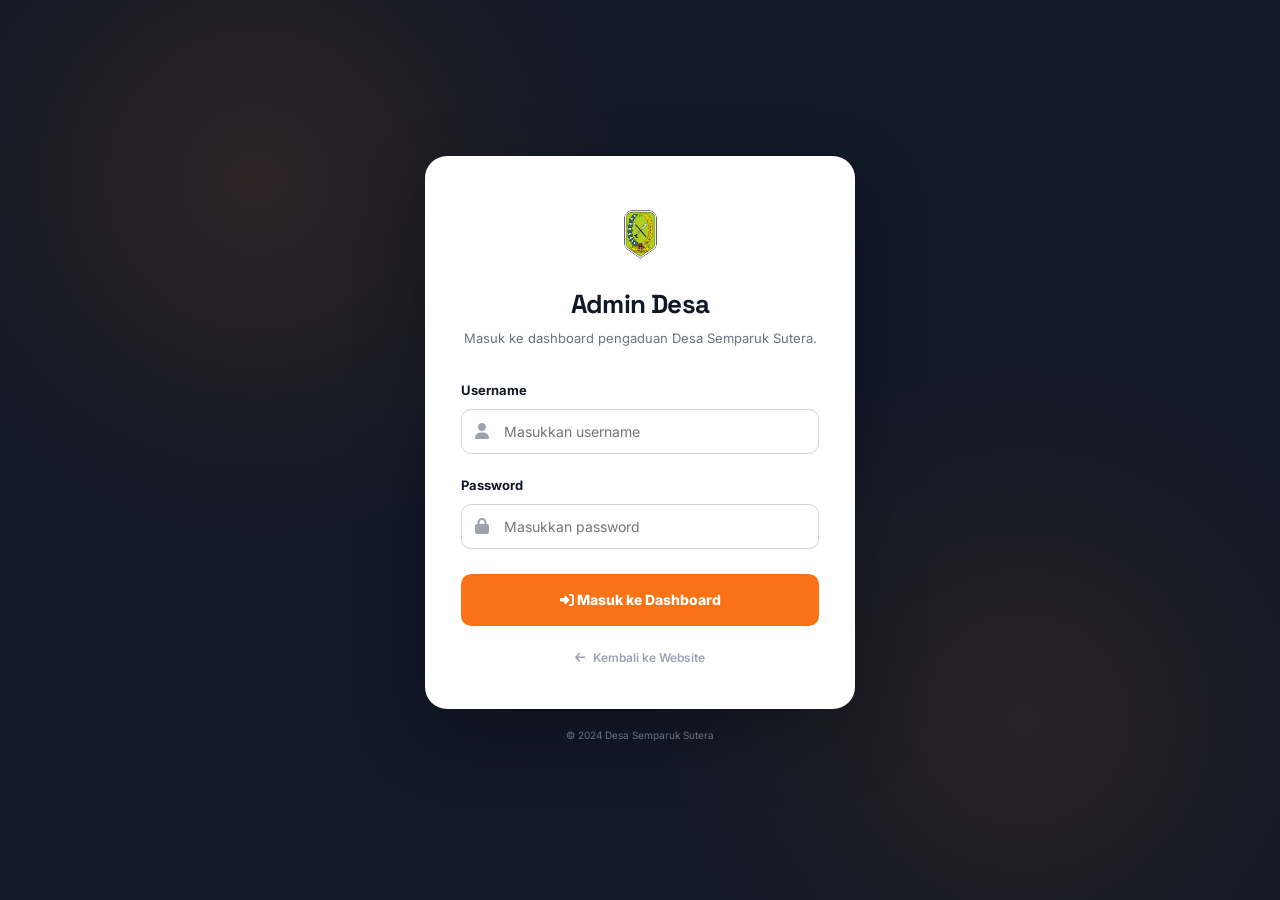
<file: login.html>
<!doctype html>
<html lang="id">
<head>
  <meta charset="UTF-8" />

  <meta
    name="viewport"
    content="width=device-width, initial-scale=1.0"
  />

  <meta
    name="description"
    content="Login administrator Desa Semparuk Sutera."
  />

  <title>Login Admin | Desa Semparuk Sutera</title>

  <link
    rel="preconnect"
    href="https://fonts.googleapis.com"
  />

  <link
    rel="preconnect"
    href="https://fonts.gstatic.com"
    crossorigin
  />

  <link
    rel="stylesheet"
    href="css/style.css"
  />

  <link
    rel="stylesheet"
    href="https://cdnjs.cloudflare.com/ajax/libs/font-awesome/6.7.2/css/all.min.css"
  />

  <style>

    /* ========================================
       LOGIN PAGE
    ======================================== */

    * {
      box-sizing: border-box;
    }

    body {
      margin: 0;
      min-height: 100vh;
      font-family: Inter, Arial, sans-serif;
      background:
        radial-gradient(
          circle at 20% 20%,
          rgba(249,115,22,.12),
          transparent 30%
        ),
        radial-gradient(
          circle at 80% 80%,
          rgba(249,115,22,.10),
          transparent 30%
        ),
        #111827;

      display: flex;
      align-items: center;
      justify-content: center;

      padding: 25px;

      color: #374151;
    }


    /* ========================================
       LOGIN WRAPPER
    ======================================== */

    .login-wrapper {
      width: 100%;
      max-width: 430px;
    }


    /* ========================================
       LOGIN CARD
    ======================================== */

    .login-card {
      background: #ffffff;
      border-radius: 22px;
      padding: 40px 35px;

      box-shadow:
        0 25px 70px rgba(0,0,0,.28);

      border: 1px solid rgba(255,255,255,.15);
    }


    /* ========================================
       LOGO
    ======================================== */

    .login-logo {
      width: 75px;
      height: 75px;

      object-fit: contain;

      display: block;

      margin: 0 auto 18px;
    }


    .login-header {
      text-align: center;
      margin-bottom: 30px;
    }


    .login-header h1 {
      margin: 0 0 8px;

      color: #111827;

      font-size: 26px;
      font-weight: 800;

      letter-spacing: -0.03em;
    }


    .login-header p {
      margin: 0;

      color: #6b7280;

      font-size: 13px;

      line-height: 1.6;
    }


    /* ========================================
       FORM
    ======================================== */

    .form-group {
      margin-bottom: 20px;
    }


    .form-group label {
      display: block;

      margin-bottom: 8px;

      color: #111827;

      font-size: 13px;

      font-weight: 700;
    }


    .input-wrapper {
      position: relative;
    }


    .input-wrapper i {
      position: absolute;

      left: 14px;
      top: 50%;

      transform: translateY(-50%);

      color: #9ca3af;

      pointer-events: none;
    }


    .input-wrapper input {
      width: 100%;

      padding: 13px 14px 13px 42px;

      border: 1px solid #d1d5db;

      border-radius: 10px;

      outline: none;

      font-family: inherit;

      font-size: 14px;

      color: #111827;

      transition: .2s;
    }


    .input-wrapper input:focus {
      border-color: #f97316;

      box-shadow:
        0 0 0 3px rgba(249,115,22,.12);
    }


    /* ========================================
       LOGIN BUTTON
    ======================================== */

    .login-btn {
      width: 100%;

      border: none;

      border-radius: 10px;

      padding: 14px 20px;

      background: #f97316;

      color: white;

      font-family: inherit;

      font-size: 14px;

      font-weight: 800;

      cursor: pointer;

      transition: .25s;

      margin-top: 5px;
    }


    .login-btn:hover {
      background: #ea580c;

      transform: translateY(-1px);
    }


    .login-btn:disabled {
      opacity: .65;

      cursor: not-allowed;

      transform: none;
    }


    /* ========================================
       ALERT
    ======================================== */

    .login-alert {
      display: none;

      margin-bottom: 18px;

      padding: 12px 14px;

      border-radius: 9px;

      font-size: 12px;

      line-height: 1.5;
    }


    .login-alert.show {
      display: block;
    }


    .login-alert.error {
      background: #fef2f2;

      border: 1px solid #fecaca;

      color: #991b1b;
    }


    .login-alert.success {
      background: #f0fdf4;

      border: 1px solid #bbf7d0;

      color: #166534;
    }


    /* ========================================
       BACK
    ======================================== */

    .back-home {
      display: flex;

      justify-content: center;

      margin-top: 22px;
    }


    .back-home a {
      display: inline-flex;

      align-items: center;

      gap: 7px;

      color: #9ca3af;

      font-size: 12px;

      font-weight: 600;

      transition: .2s;
    }


    .back-home a:hover {
      color: #f97316;
    }


    /* ========================================
       FOOTER TEXT
    ======================================== */

    .login-footer {
      text-align: center;

      margin-top: 18px;

      color: #6b7280;

      font-size: 10px;
    }


    /* ========================================
       MOBILE
    ======================================== */

    @media (max-width: 500px) {

      body {
        padding: 18px;
      }

      .login-card {
        padding: 32px 22px;
      }

      .login-header h1 {
        font-size: 23px;
      }

    }

  </style>

</head>


<body>


  <div class="login-wrapper">


    <div class="login-card">


      <!-- LOGO -->

      <img
        src="assets/images/logo.svg"
        alt="Logo Desa Semparuk Sutera"
        class="login-logo"
      />


      <!-- HEADER -->

      <div class="login-header">

        <h1>
          Admin Desa
        </h1>

        <p>
          Masuk ke dashboard pengaduan
          Desa Semparuk Sutera.
        </p>

      </div>


      <!-- ALERT -->

      <div
        id="loginAlert"
        class="login-alert"
      ></div>


      <!-- FORM -->

      <form id="loginForm">


        <!-- USERNAME -->

        <div class="form-group">

          <label for="username">
            Username
          </label>

          <div class="input-wrapper">

            <i class="fa-solid fa-user"></i>

            <input
              type="text"
              id="username"
              placeholder="Masukkan username"
              autocomplete="username"
              required
            />

          </div>

        </div>


        <!-- PASSWORD -->

        <div class="form-group">

          <label for="password">
            Password
          </label>

          <div class="input-wrapper">

            <i class="fa-solid fa-lock"></i>

            <input
              type="password"
              id="password"
              placeholder="Masukkan password"
              autocomplete="current-password"
              required
            />

          </div>

        </div>


        <!-- BUTTON -->

        <button
          type="submit"
          class="login-btn"
          id="loginBtn"
        >

          <i class="fa-solid fa-right-to-bracket"></i>

          Masuk ke Dashboard

        </button>


      </form>


      <!-- BACK -->

      <div class="back-home">

        <a href="index.html">

          <i class="fa-solid fa-arrow-left"></i>

          Kembali ke Website

        </a>

      </div>


    </div>


    <div class="login-footer">

      © 2024 Desa Semparuk Sutera

    </div>


  </div>


  <script>

    /* ========================================
       LOGIN CONFIGURATION
    ======================================== */

    const ADMIN_USERNAME = "admin";
    const ADMIN_PASSWORD = "admin123";


    /* ========================================
       ELEMENT
    ======================================== */

    const loginForm =
      document.getElementById("loginForm");

    const loginBtn =
      document.getElementById("loginBtn");

    const loginAlert =
      document.getElementById("loginAlert");


    /* ========================================
       ALERT
    ======================================== */

    function showAlert(message, type) {

      loginAlert.className =
        "login-alert show " + type;

      loginAlert.textContent =
        message;

    }


    /* ========================================
       LOGIN
    ======================================== */

    loginForm.addEventListener(
      "submit",
      function(event) {

        event.preventDefault();


        const username =
          document
            .getElementById("username")
            .value
            .trim();


        const password =
          document
            .getElementById("password")
            .value;


        loginBtn.disabled = true;

        loginBtn.innerHTML =
          '<i class="fa-solid fa-spinner fa-spin"></i> Memeriksa...';


        setTimeout(function() {


          if (
            username === ADMIN_USERNAME &&
            password === ADMIN_PASSWORD
          ) {


            sessionStorage.setItem(
              "adminLogin",
              "true"
            );


            sessionStorage.setItem(
              "adminUsername",
              username
            );


            showAlert(
              "Login berhasil. Mengalihkan ke dashboard...",
              "success"
            );


            setTimeout(function() {

              window.location.href =
                "admin.html";

            }, 500);


          } else {


            showAlert(
              "Username atau password salah.",
              "error"
            );


            loginBtn.disabled = false;

            loginBtn.innerHTML =
              '<i class="fa-solid fa-right-to-bracket"></i> Masuk ke Dashboard';

          }

        }, 400);

      }
    );


    /* ========================================
       JIKA SUDAH LOGIN
    ======================================== */

    if (
      sessionStorage.getItem("adminLogin") ===
      "true"
    ) {

      window.location.href =
        "admin.html";

    }

  </script>

</body>
</html>
</file>
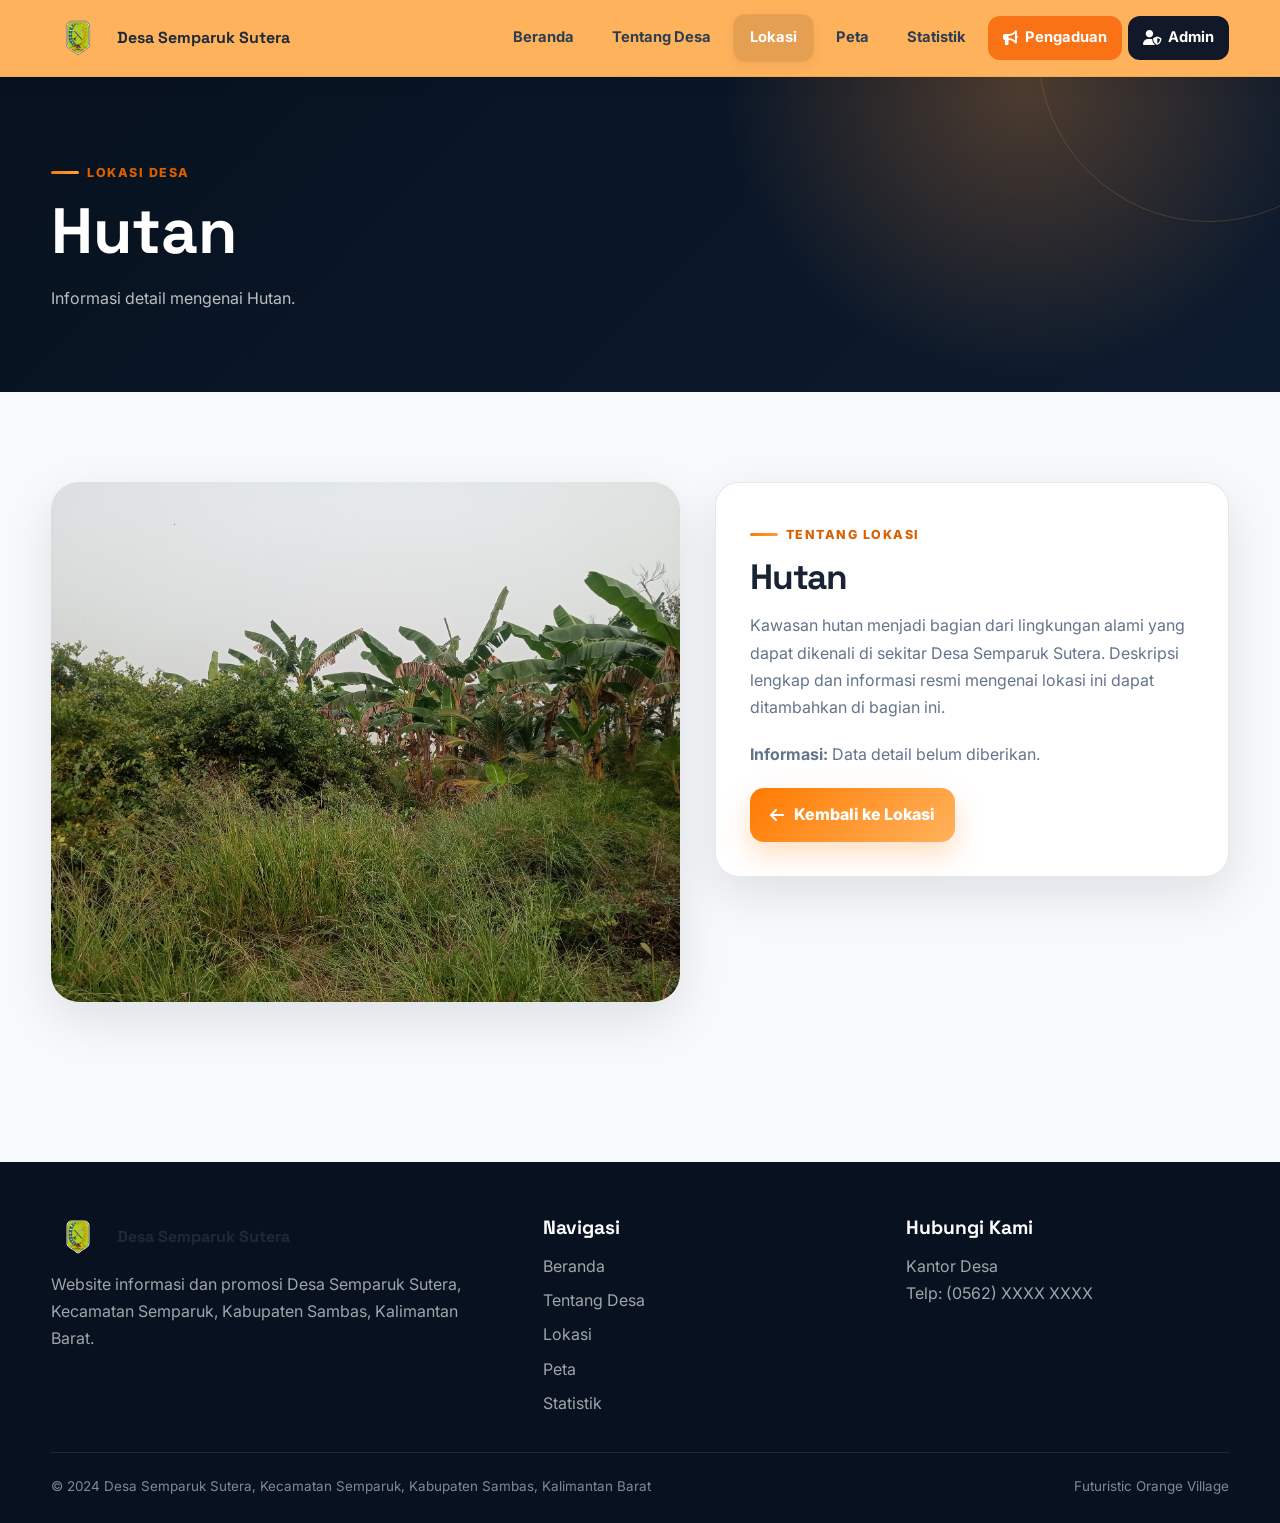
<file: lokasi-hutan.html>
<!DOCTYPE html>
<html lang="id">
<head>
  <meta charset="UTF-8">
  <meta name="viewport" content="width=device-width, initial-scale=1.0">
  <meta name="description" content="Website promosi dan informasi Desa Semparuk Sutera, Kecamatan Semparuk, Kabupaten Sambas, Kalimantan Barat.">
  <title>Hutan | Desa Semparuk Sutera</title>
  <link rel="preconnect" href="https://fonts.googleapis.com">
  <link rel="preconnect" href="https://fonts.gstatic.com" crossorigin>
  <link rel="stylesheet" href="css/style.css">
  <link rel="stylesheet" href="https://cdnjs.cloudflare.com/ajax/libs/font-awesome/6.7.2/css/all.min.css">
  
</head>
<body><nav class="navbar">
  <div class="container nav-inner">
    <a class="brand" href="index.html" aria-label="Desa Semparuk Sutera">
            <img
              src="assets/images/logo.svg"
              alt="Logo Desa Semparuk Sutera"
              class="brand-logo"
            />
            <span class="brand-text">Desa Semparuk Sutera</span>
          </a>
    <button class="menu-toggle" aria-label="Buka menu" aria-expanded="false">&#9776;</button>
    <div class="nav-links">

  <a class="nav-link" href="index.html">
    Beranda
  </a>

  <a class="nav-link" href="tentang.html">
    Tentang Desa
  </a>

  <a class="nav-link" href="lokasi.html">
    Lokasi
  </a>

  <a class="nav-link" href="peta.html">
    Peta
  </a>

  <a class="nav-link" href="statistik.html">
    Statistik
  </a>

  <!-- TOMBOL PENGADUAN -->
  <a
    class="nav-link nav-complaint"
    href="pengaduan.html"
  >
    <i class="fa-solid fa-bullhorn"></i>
    Pengaduan
  </a>

  <!-- TOMBOL ADMIN -->
  <a
    class="nav-link nav-admin"
    href="login.html"
  >
    <i class="fa-solid fa-user-shield"></i>
    Admin
  </a>

</div>
  </div>
</nav>
<main>
<section class="page-hero"><div class="container"><span class="eyebrow">Lokasi Desa</span><h1>Hutan</h1><p>Informasi detail mengenai Hutan.</p></div></section>
<section class="section">
 <div class="container detail-layout">
  <div class="detail-image reveal"><img src="assets/images/hutan.jpg" alt="Hutan"></div>
  <article class="detail-card reveal">
   <span class="eyebrow">Tentang Lokasi</span><h2>Hutan</h2>
   <p><!-- TODO: Ganti dengan deskripsi resmi --> Kawasan hutan menjadi bagian dari lingkungan alami yang dapat dikenali di sekitar Desa Semparuk Sutera. Deskripsi lengkap dan informasi resmi mengenai lokasi ini dapat ditambahkan di bagian ini.</p>
   <p><strong>Informasi:</strong> <!-- TODO: Tambahkan informasi lokasi, jam layanan, atau keterangan lain jika tersedia. --> Data detail belum diberikan.</p>
   <a class="btn btn-primary" href="lokasi.html"><i class="fa-solid fa-arrow-left"></i> Kembali ke Lokasi</a>
  </article>
 </div>
</section>
</main>
<footer class="footer">
  <div class="container footer-grid">
    <div>
          <div class="brand" style="margin-bottom: 14px">
            <img
              src="assets/images/logo.svg"
              alt="Logo Desa Semparuk Sutera"
              class="brand-logo"
            />
            <span class="brand-text">Desa Semparuk Sutera</span>
          </div>
          <p>
            Website informasi dan promosi Desa Semparuk Sutera, Kecamatan
            Semparuk, Kabupaten Sambas, Kalimantan Barat.
          </p>
        </div>

    <div>
    <h3>Navigasi</h3>
    <div class="footer-links">
      <a href="index.html">Beranda</a>
      <a href="tentang.html">Tentang Desa</a>
      <a href="lokasi.html">Lokasi</a>
      <a href="peta.html">Peta</a>
      <a href="statistik.html">Statistik</a>
    </div>
  </div>

    <div>
      <h3>Hubungi Kami</h3>
      <p>Kantor Desa</p>
      <p>Telp: (0562) XXXX XXXX</p>
    </div>
  </div>
  <div class="container footer-bottom">
    <span>© 2024 Desa Semparuk Sutera, Kecamatan Semparuk, Kabupaten Sambas, Kalimantan Barat</span>
    <span>Futuristic Orange Village</span>
  </div>
</footer><script src="js/main.js"></script></body></html>
</file>
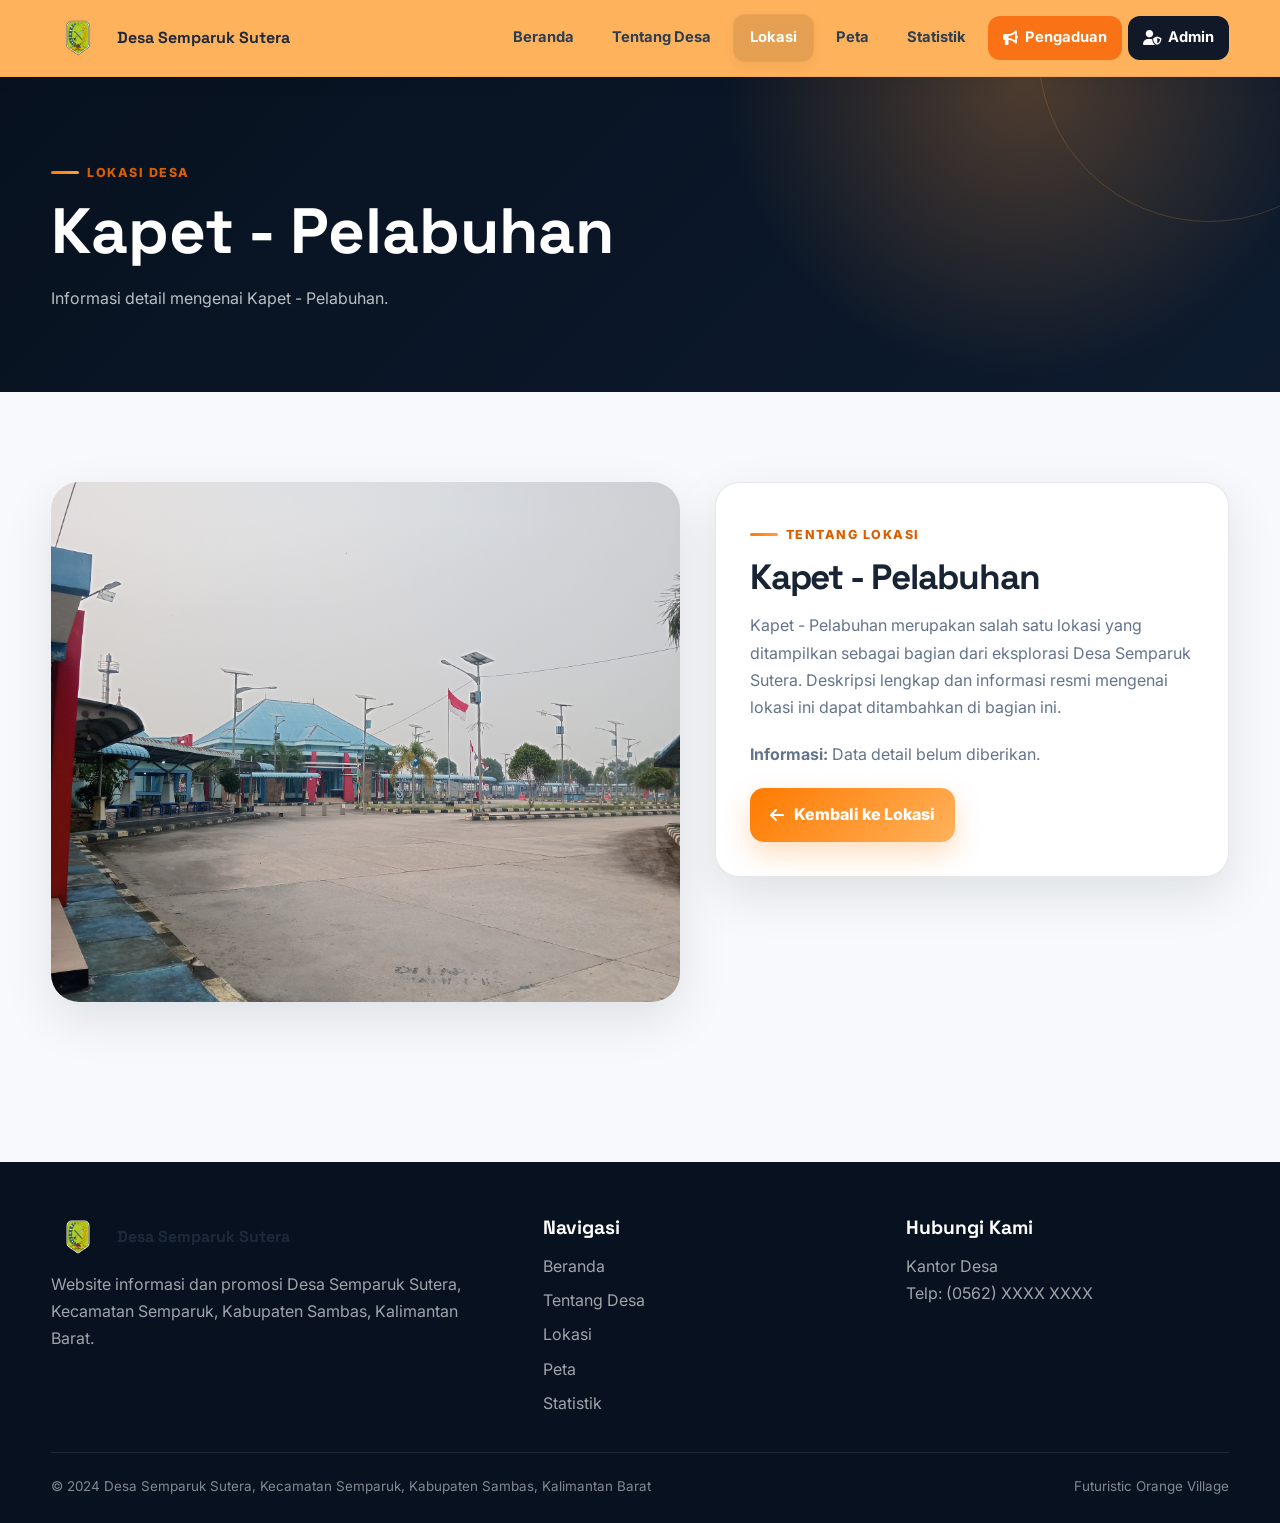
<file: lokasi-kapet-pelabuhan.html>
<!DOCTYPE html>
<html lang="id">
<head>
  <meta charset="UTF-8">
  <meta name="viewport" content="width=device-width, initial-scale=1.0">
  <meta name="description" content="Website promosi dan informasi Desa Semparuk Sutera, Kecamatan Semparuk, Kabupaten Sambas, Kalimantan Barat.">
  <title>Kapet - Pelabuhan | Desa Semparuk Sutera</title>
  <link rel="preconnect" href="https://fonts.googleapis.com">
  <link rel="preconnect" href="https://fonts.gstatic.com" crossorigin>
  <link rel="stylesheet" href="css/style.css">
  <link rel="stylesheet" href="https://cdnjs.cloudflare.com/ajax/libs/font-awesome/6.7.2/css/all.min.css">
  
</head>
<body><nav class="navbar">
  <div class="container nav-inner">
   <a class="brand" href="index.html" aria-label="Desa Semparuk Sutera">
            <img
              src="assets/images/logo.svg"
              alt="Logo Desa Semparuk Sutera"
              class="brand-logo"
            />
            <span class="brand-text">Desa Semparuk Sutera</span>
          </a>
    <button class="menu-toggle" aria-label="Buka menu" aria-expanded="false">&#9776;</button>
    <div class="nav-links">

  <a class="nav-link" href="index.html">
    Beranda
  </a>

  <a class="nav-link" href="tentang.html">
    Tentang Desa
  </a>

  <a class="nav-link" href="lokasi.html">
    Lokasi
  </a>

  <a class="nav-link" href="peta.html">
    Peta
  </a>

  <a class="nav-link" href="statistik.html">
    Statistik
  </a>

  <!-- TOMBOL PENGADUAN -->
  <a
    class="nav-link nav-complaint"
    href="pengaduan.html"
  >
    <i class="fa-solid fa-bullhorn"></i>
    Pengaduan
  </a>

  <!-- TOMBOL ADMIN -->
  <a
    class="nav-link nav-admin"
    href="login.html"
  >
    <i class="fa-solid fa-user-shield"></i>
    Admin
  </a>

</div>
  </div>
</nav>
<main>
<section class="page-hero"><div class="container"><span class="eyebrow">Lokasi Desa</span><h1>Kapet - Pelabuhan</h1><p>Informasi detail mengenai Kapet - Pelabuhan.</p></div></section>
<section class="section">
 <div class="container detail-layout">
  <div class="detail-image reveal"><img src="assets/images/kapet-pelabuhan.jpg" alt="Kapet - Pelabuhan"></div>
  <article class="detail-card reveal">
   <span class="eyebrow">Tentang Lokasi</span><h2>Kapet - Pelabuhan</h2>
   <p><!-- TODO: Ganti dengan deskripsi resmi --> Kapet - Pelabuhan merupakan salah satu lokasi yang ditampilkan sebagai bagian dari eksplorasi Desa Semparuk Sutera. Deskripsi lengkap dan informasi resmi mengenai lokasi ini dapat ditambahkan di bagian ini.</p>
   <p><strong>Informasi:</strong> <!-- TODO: Tambahkan informasi lokasi, jam layanan, atau keterangan lain jika tersedia. --> Data detail belum diberikan.</p>
   <a class="btn btn-primary" href="lokasi.html"><i class="fa-solid fa-arrow-left"></i> Kembali ke Lokasi</a>
  </article>
 </div>
</section>
</main>
<footer class="footer">
  <div class="container footer-grid">
    <div>
          <div class="brand" style="margin-bottom: 14px">
            <img
              src="assets/images/logo.svg"
              alt="Logo Desa Semparuk Sutera"
              class="brand-logo"
            />
            <span class="brand-text">Desa Semparuk Sutera</span>
          </div>
          <p>
            Website informasi dan promosi Desa Semparuk Sutera, Kecamatan
            Semparuk, Kabupaten Sambas, Kalimantan Barat.
          </p>
        </div>
        
   <div>
    <h3>Navigasi</h3>
    <div class="footer-links">
      <a href="index.html">Beranda</a>
      <a href="tentang.html">Tentang Desa</a>
      <a href="lokasi.html">Lokasi</a>
      <a href="peta.html">Peta</a>
      <a href="statistik.html">Statistik</a>
    </div>
  </div>

    <div>
      <h3>Hubungi Kami</h3>
      <p>Kantor Desa</p>
      <p>Telp: (0562) XXXX XXXX</p>
    </div>
  </div>
  <div class="container footer-bottom">
    <span>© 2024 Desa Semparuk Sutera, Kecamatan Semparuk, Kabupaten Sambas, Kalimantan Barat</span>
    <span>Futuristic Orange Village</span>
  </div>
</footer><script src="js/main.js"></script></body></html>
</file>
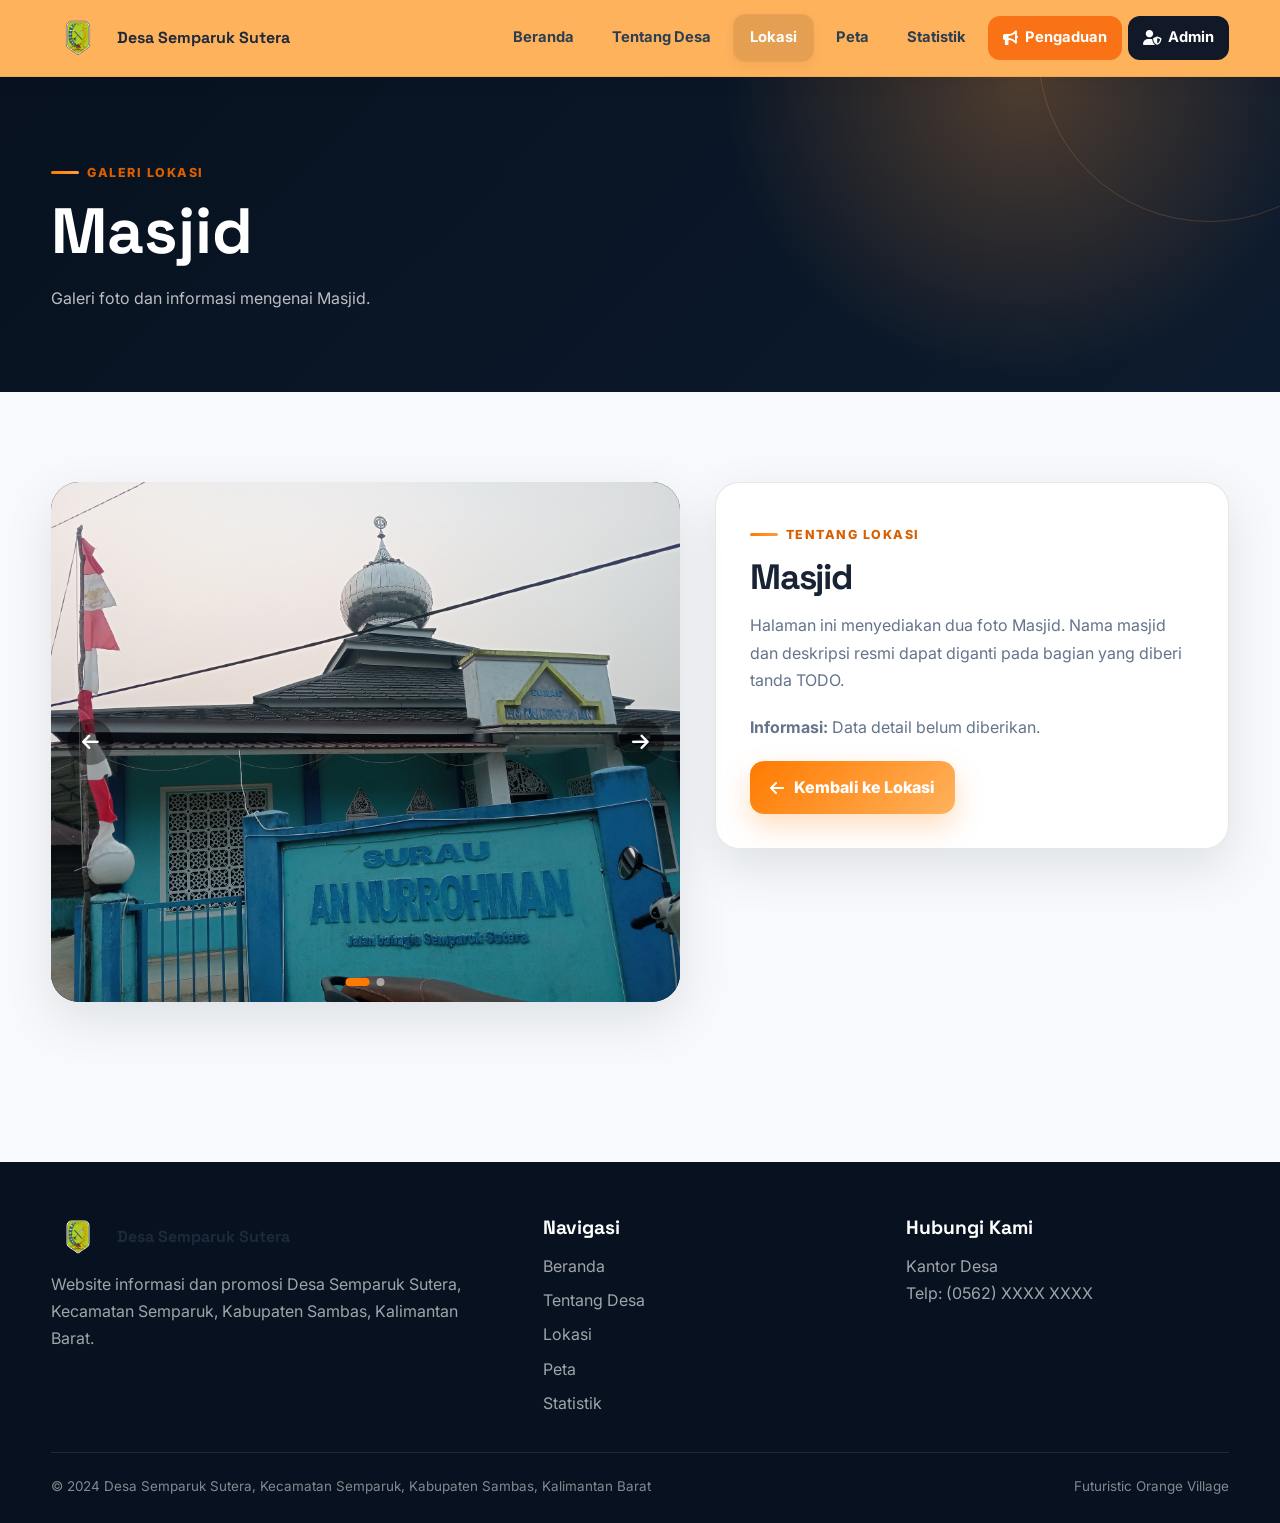
<file: lokasi-masjid.html>
<!DOCTYPE html>
<html lang="id">
<head>
  <meta charset="UTF-8">
  <meta name="viewport" content="width=device-width, initial-scale=1.0">
  <meta name="description" content="Website promosi dan informasi Desa Semparuk Sutera, Kecamatan Semparuk, Kabupaten Sambas, Kalimantan Barat.">
  <title>Masjid | Desa Semparuk Sutera</title>
  <link rel="preconnect" href="https://fonts.googleapis.com">
  <link rel="preconnect" href="https://fonts.gstatic.com" crossorigin>
  <link rel="stylesheet" href="css/style.css">
  <link rel="stylesheet" href="https://cdnjs.cloudflare.com/ajax/libs/font-awesome/6.7.2/css/all.min.css">
  
</head>
<body><nav class="navbar">
  <div class="container nav-inner">
    <a class="brand" href="index.html" aria-label="Desa Semparuk Sutera">
            <img
              src="assets/images/logo.svg"
              alt="Logo Desa Semparuk Sutera"
              class="brand-logo"
            />
            <span class="brand-text">Desa Semparuk Sutera</span>
          </a>
    <button class="menu-toggle" aria-label="Buka menu" aria-expanded="false">&#9776;</button>
    <div class="nav-links">

  <a class="nav-link" href="index.html">
    Beranda
  </a>

  <a class="nav-link" href="tentang.html">
    Tentang Desa
  </a>

  <a class="nav-link" href="lokasi.html">
    Lokasi
  </a>

  <a class="nav-link" href="peta.html">
    Peta
  </a>

  <a class="nav-link" href="statistik.html">
    Statistik
  </a>

  <!-- TOMBOL PENGADUAN -->
  <a
    class="nav-link nav-complaint"
    href="pengaduan.html"
  >
    <i class="fa-solid fa-bullhorn"></i>
    Pengaduan
  </a>

  <!-- TOMBOL ADMIN -->
  <a
    class="nav-link nav-admin"
    href="login.html"
  >
    <i class="fa-solid fa-user-shield"></i>
    Admin
  </a>

</div>
  </div>
</nav>
<main>
<section class="page-hero"><div class="container"><span class="eyebrow">Galeri Lokasi</span><h1>Masjid</h1><p>Galeri foto dan informasi mengenai Masjid.</p></div></section>
<section class="section"><div class="container detail-layout">
  <div class="detail-gallery reveal" data-gallery>
    <div class="gallery-track"><div class="gallery-slide"><img src="assets/images/masjid-1.jpg" alt="Masjid"></div><div class="gallery-slide"><img src="assets/images/masjid-2.jpg" alt="Masjid"></div></div>
    <button class="gallery-control prev" aria-label="Foto sebelumnya"><i class="fa-solid fa-arrow-left"></i></button>
    <button class="gallery-control next" aria-label="Foto berikutnya"><i class="fa-solid fa-arrow-right"></i></button>
    <div class="gallery-dots"><button class="gallery-dot active" aria-label="Foto 1"></button><button class="gallery-dot " aria-label="Foto 2"></button></div>
  </div>
  <article class="detail-card reveal">
    <span class="eyebrow">Tentang Lokasi</span><h2>Masjid</h2>
    <p><!-- TODO: Ganti dengan deskripsi resmi --> Halaman ini menyediakan dua foto Masjid. Nama masjid dan deskripsi resmi dapat diganti pada bagian yang diberi tanda TODO.</p>
    <p><strong>Informasi:</strong> <!-- TODO: Tambahkan informasi resmi --> Data detail belum diberikan.</p>
    <a class="btn btn-primary" href="lokasi.html"><i class="fa-solid fa-arrow-left"></i> Kembali ke Lokasi</a>
  </article>
</div></section>
</main>
<footer class="footer">
  <div class="container footer-grid">
    <div>
          <div class="brand" style="margin-bottom: 14px">
            <img
              src="assets/images/logo.svg"
              alt="Logo Desa Semparuk Sutera"
              class="brand-logo"
            />
            <span class="brand-text">Desa Semparuk Sutera</span>
          </div>
          <p>
            Website informasi dan promosi Desa Semparuk Sutera, Kecamatan
            Semparuk, Kabupaten Sambas, Kalimantan Barat.
          </p>
        </div>
    <div>
    <h3>Navigasi</h3>
    <div class="footer-links">
      <a href="index.html">Beranda</a>
      <a href="tentang.html">Tentang Desa</a>
      <a href="lokasi.html">Lokasi</a>
      <a href="peta.html">Peta</a>
      <a href="statistik.html">Statistik</a>
    </div>
  </div>

  <div>
      <h3>Hubungi Kami</h3>
      <p>Kantor Desa</p>
      <p>Telp: (0562) XXXX XXXX</p>
    </div>
  </div>
  <div class="container footer-bottom">
    <span>© 2024 Desa Semparuk Sutera, Kecamatan Semparuk, Kabupaten Sambas, Kalimantan Barat</span>
    <span>Futuristic Orange Village</span>
  </div>
</footer><script src="js/main.js"></script><script src="js/carousel.js"></script></body></html>
</file>
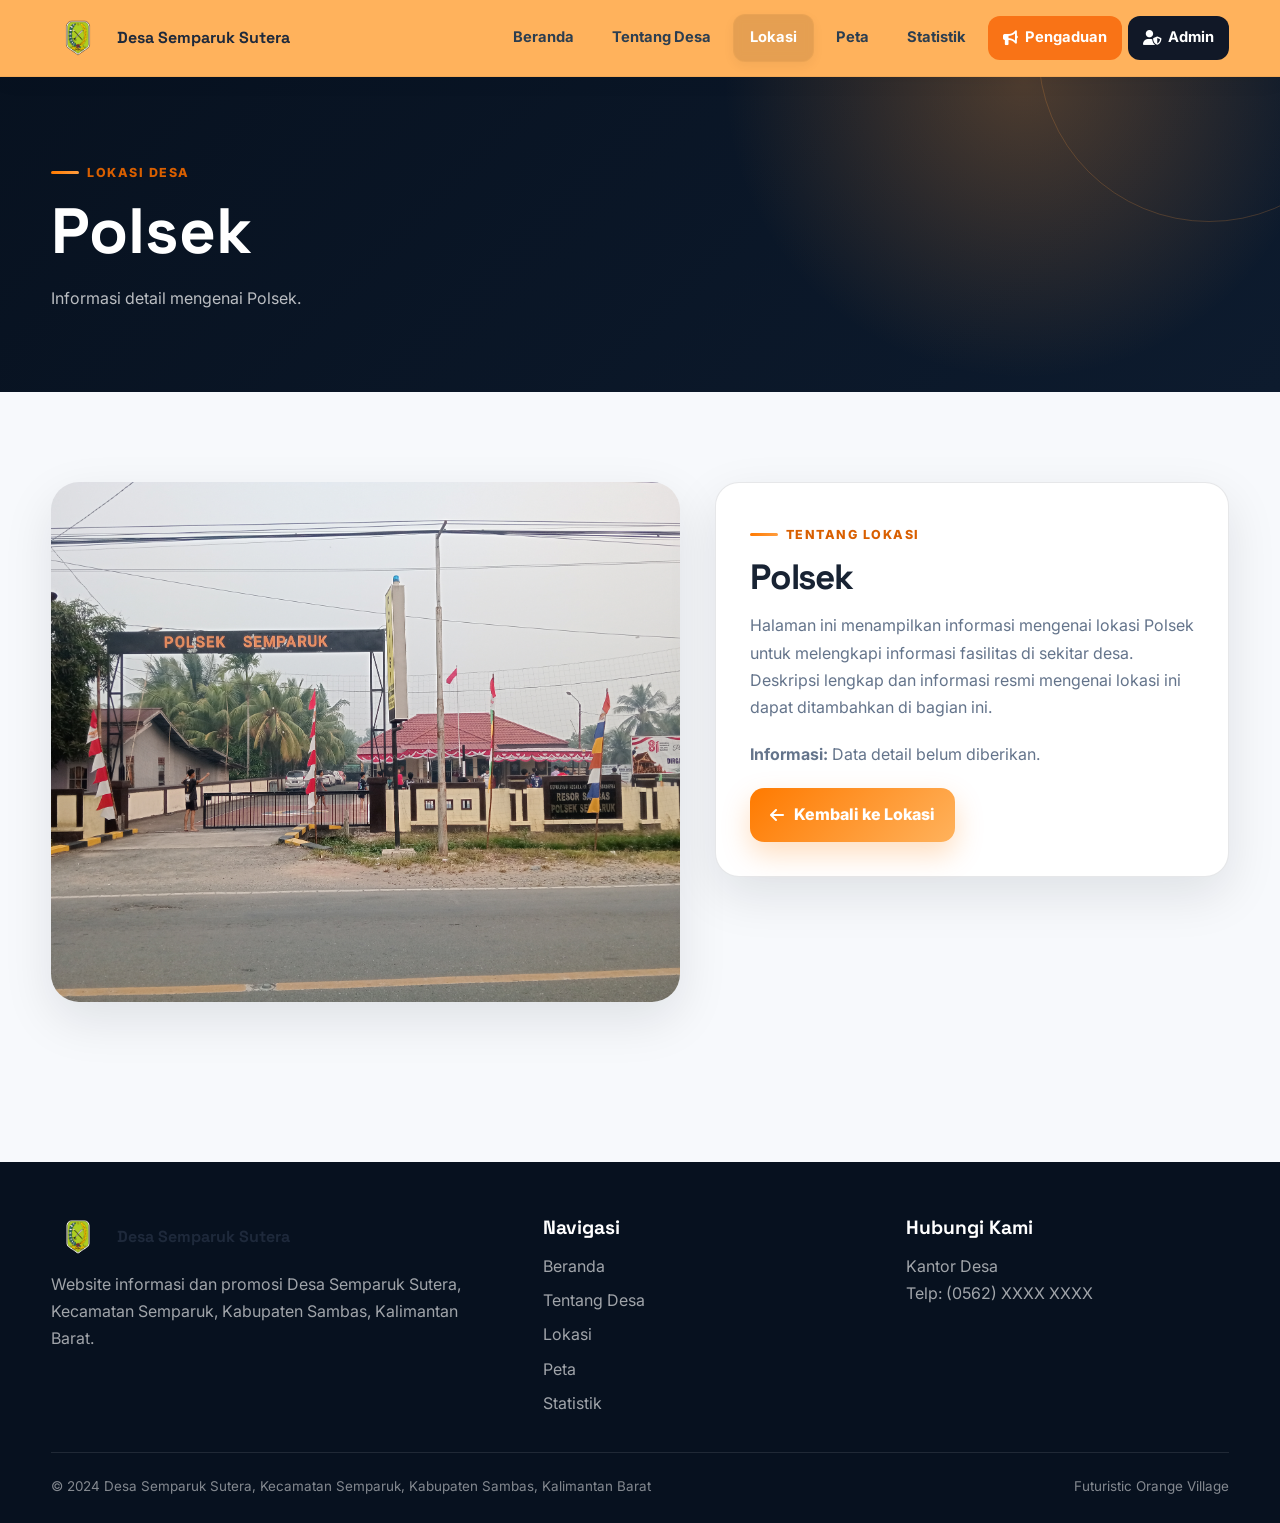
<file: lokasi-polsek.html>
<!DOCTYPE html>
<html lang="id">
<head>
  <meta charset="UTF-8">
  <meta name="viewport" content="width=device-width, initial-scale=1.0">
  <meta name="description" content="Website promosi dan informasi Desa Semparuk Sutera, Kecamatan Semparuk, Kabupaten Sambas, Kalimantan Barat.">
  <title>Polsek | Desa Semparuk Sutera</title>
  <link rel="preconnect" href="https://fonts.googleapis.com">
  <link rel="preconnect" href="https://fonts.gstatic.com" crossorigin>
  <link rel="stylesheet" href="css/style.css">
  <link rel="stylesheet" href="https://cdnjs.cloudflare.com/ajax/libs/font-awesome/6.7.2/css/all.min.css">
  
</head>
<body><nav class="navbar">
  <div class="container nav-inner">
    <a class="brand" href="index.html" aria-label="Desa Semparuk Sutera">
            <img
              src="assets/images/logo.svg"
              alt="Logo Desa Semparuk Sutera"
              class="brand-logo"
            />
            <span class="brand-text">Desa Semparuk Sutera</span>
          </a>
    <button class="menu-toggle" aria-label="Buka menu" aria-expanded="false">&#9776;</button>
    <div class="nav-links">

  <a class="nav-link" href="index.html">
    Beranda
  </a>

  <a class="nav-link" href="tentang.html">
    Tentang Desa
  </a>

  <a class="nav-link" href="lokasi.html">
    Lokasi
  </a>

  <a class="nav-link" href="peta.html">
    Peta
  </a>

  <a class="nav-link" href="statistik.html">
    Statistik
  </a>

  <!-- TOMBOL PENGADUAN -->
  <a
    class="nav-link nav-complaint"
    href="pengaduan.html"
  >
    <i class="fa-solid fa-bullhorn"></i>
    Pengaduan
  </a>

  <!-- TOMBOL ADMIN -->
  <a
    class="nav-link nav-admin"
    href="login.html"
  >
    <i class="fa-solid fa-user-shield"></i>
    Admin
  </a>

</div>
  </div>
</nav>
<main>
<section class="page-hero"><div class="container"><span class="eyebrow">Lokasi Desa</span><h1>Polsek</h1><p>Informasi detail mengenai Polsek.</p></div></section>
<section class="section">
 <div class="container detail-layout">
  <div class="detail-image reveal"><img src="assets/images/polsek.jpg" alt="Polsek"></div>
  <article class="detail-card reveal">
   <span class="eyebrow">Tentang Lokasi</span><h2>Polsek</h2>
   <p><!-- TODO: Ganti dengan deskripsi resmi --> Halaman ini menampilkan informasi mengenai lokasi Polsek untuk melengkapi informasi fasilitas di sekitar desa. Deskripsi lengkap dan informasi resmi mengenai lokasi ini dapat ditambahkan di bagian ini.</p>
   <p><strong>Informasi:</strong> <!-- TODO: Tambahkan informasi lokasi, jam layanan, atau keterangan lain jika tersedia. --> Data detail belum diberikan.</p>
   <a class="btn btn-primary" href="lokasi.html"><i class="fa-solid fa-arrow-left"></i> Kembali ke Lokasi</a>
  </article>
 </div>
</section>
</main>
<footer class="footer">
  <div class="container footer-grid">
    <div>
          <div class="brand" style="margin-bottom: 14px">
            <img
              src="assets/images/logo.svg"
              alt="Logo Desa Semparuk Sutera"
              class="brand-logo"
            />
            <span class="brand-text">Desa Semparuk Sutera</span>
          </div>
          <p>
            Website informasi dan promosi Desa Semparuk Sutera, Kecamatan
            Semparuk, Kabupaten Sambas, Kalimantan Barat.
          </p>
        </div>

  <div>
    <h3>Navigasi</h3>
    <div class="footer-links">
      <a href="index.html">Beranda</a>
      <a href="tentang.html">Tentang Desa</a>
      <a href="lokasi.html">Lokasi</a>
      <a href="peta.html">Peta</a>
      <a href="statistik.html">Statistik</a>
    </div>
  </div>

    <div>
      <h3>Hubungi Kami</h3>
      <p>Kantor Desa</p>
      <p>Telp: (0562) XXXX XXXX</p>
    </div>
  </div>
  <div class="container footer-bottom">
    <span>© 2024 Desa Semparuk Sutera, Kecamatan Semparuk, Kabupaten Sambas, Kalimantan Barat</span>
    <span>Futuristic Orange Village</span>
  </div>
</footer><script src="js/main.js"></script></body></html>
</file>
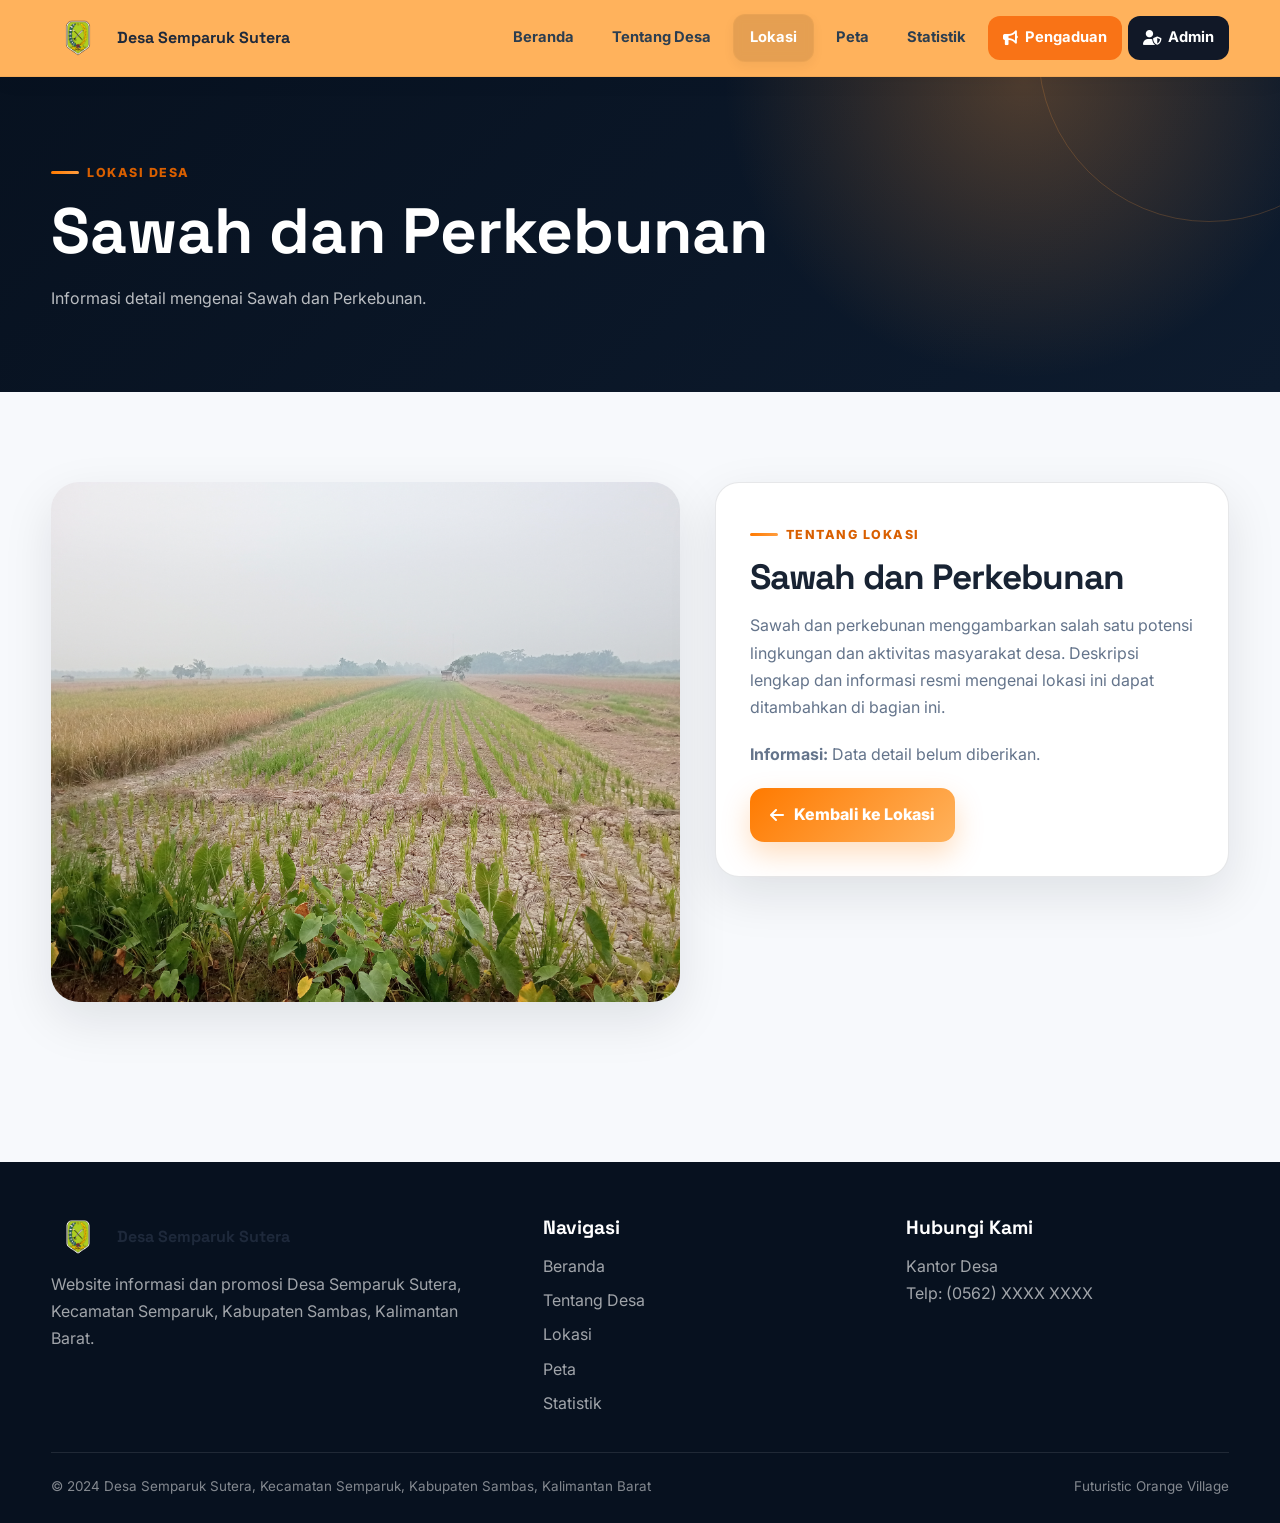
<file: lokasi-sawah-perkebunan.html>
<!DOCTYPE html>
<html lang="id">
<head>
  <meta charset="UTF-8">
  <meta name="viewport" content="width=device-width, initial-scale=1.0">
  <meta name="description" content="Website promosi dan informasi Desa Semparuk Sutera, Kecamatan Semparuk, Kabupaten Sambas, Kalimantan Barat.">
  <title>Sawah dan Perkebunan | Desa Semparuk Sutera</title>
  <link rel="preconnect" href="https://fonts.googleapis.com">
  <link rel="preconnect" href="https://fonts.gstatic.com" crossorigin>
  <link rel="stylesheet" href="css/style.css">
  <link rel="stylesheet" href="https://cdnjs.cloudflare.com/ajax/libs/font-awesome/6.7.2/css/all.min.css">
  
</head>
<body><nav class="navbar">
  <div class="container nav-inner">
    <a class="brand" href="index.html" aria-label="Desa Semparuk Sutera">
            <img
              src="assets/images/logo.svg"
              alt="Logo Desa Semparuk Sutera"
              class="brand-logo"
            />
            <span class="brand-text">Desa Semparuk Sutera</span>
          </a>
    <button class="menu-toggle" aria-label="Buka menu" aria-expanded="false">&#9776;</button>
   <div class="nav-links">

  <a class="nav-link" href="index.html">
    Beranda
  </a>

  <a class="nav-link" href="tentang.html">
    Tentang Desa
  </a>

  <a class="nav-link" href="lokasi.html">
    Lokasi
  </a>

  <a class="nav-link" href="peta.html">
    Peta
  </a>

  <a class="nav-link" href="statistik.html">
    Statistik
  </a>

  <!-- TOMBOL PENGADUAN -->
  <a
    class="nav-link nav-complaint"
    href="pengaduan.html"
  >
    <i class="fa-solid fa-bullhorn"></i>
    Pengaduan
  </a>

  <!-- TOMBOL ADMIN -->
  <a
    class="nav-link nav-admin"
    href="login.html"
  >
    <i class="fa-solid fa-user-shield"></i>
    Admin
  </a>

</div>
  </div>
</nav>
<main>
<section class="page-hero"><div class="container"><span class="eyebrow">Lokasi Desa</span><h1>Sawah dan Perkebunan</h1><p>Informasi detail mengenai Sawah dan Perkebunan.</p></div></section>
<section class="section">
 <div class="container detail-layout">
  <div class="detail-image reveal"><img src="assets/images/sawah-perkebunan.jpg" alt="Sawah dan Perkebunan"></div>
  <article class="detail-card reveal">
   <span class="eyebrow">Tentang Lokasi</span><h2>Sawah dan Perkebunan</h2>
   <p><!-- TODO: Ganti dengan deskripsi resmi --> Sawah dan perkebunan menggambarkan salah satu potensi lingkungan dan aktivitas masyarakat desa. Deskripsi lengkap dan informasi resmi mengenai lokasi ini dapat ditambahkan di bagian ini.</p>
   <p><strong>Informasi:</strong> <!-- TODO: Tambahkan informasi lokasi, jam layanan, atau keterangan lain jika tersedia. --> Data detail belum diberikan.</p>
   <a class="btn btn-primary" href="lokasi.html"><i class="fa-solid fa-arrow-left"></i> Kembali ke Lokasi</a>
  </article>
 </div>
</section>
</main>
<footer class="footer">
  <div class="container footer-grid">
    <div>
          <div class="brand" style="margin-bottom: 14px">
            <img
              src="assets/images/logo.svg"
              alt="Logo Desa Semparuk Sutera"
              class="brand-logo"
            />
            <span class="brand-text">Desa Semparuk Sutera</span>
          </div>
          <p>
            Website informasi dan promosi Desa Semparuk Sutera, Kecamatan
            Semparuk, Kabupaten Sambas, Kalimantan Barat.
          </p>
        </div>

  <div>
    <h3>Navigasi</h3>
    <div class="footer-links">
      <a href="index.html">Beranda</a>
      <a href="tentang.html">Tentang Desa</a>
      <a href="lokasi.html">Lokasi</a>
      <a href="peta.html">Peta</a>
      <a href="statistik.html">Statistik</a>
    </div>
  </div>

    <div>
      <h3>Hubungi Kami</h3>
      <p>Kantor Desa</p>
      <p>Telp: (0562) XXXX XXXX</p>
    </div>
  </div>
  <div class="container footer-bottom">
    <span>© 2024 Desa Semparuk Sutera, Kecamatan Semparuk, Kabupaten Sambas, Kalimantan Barat</span>
    <span>Futuristic Orange Village</span>
  </div>
</footer><script src="js/main.js"></script></body></html>
</file>
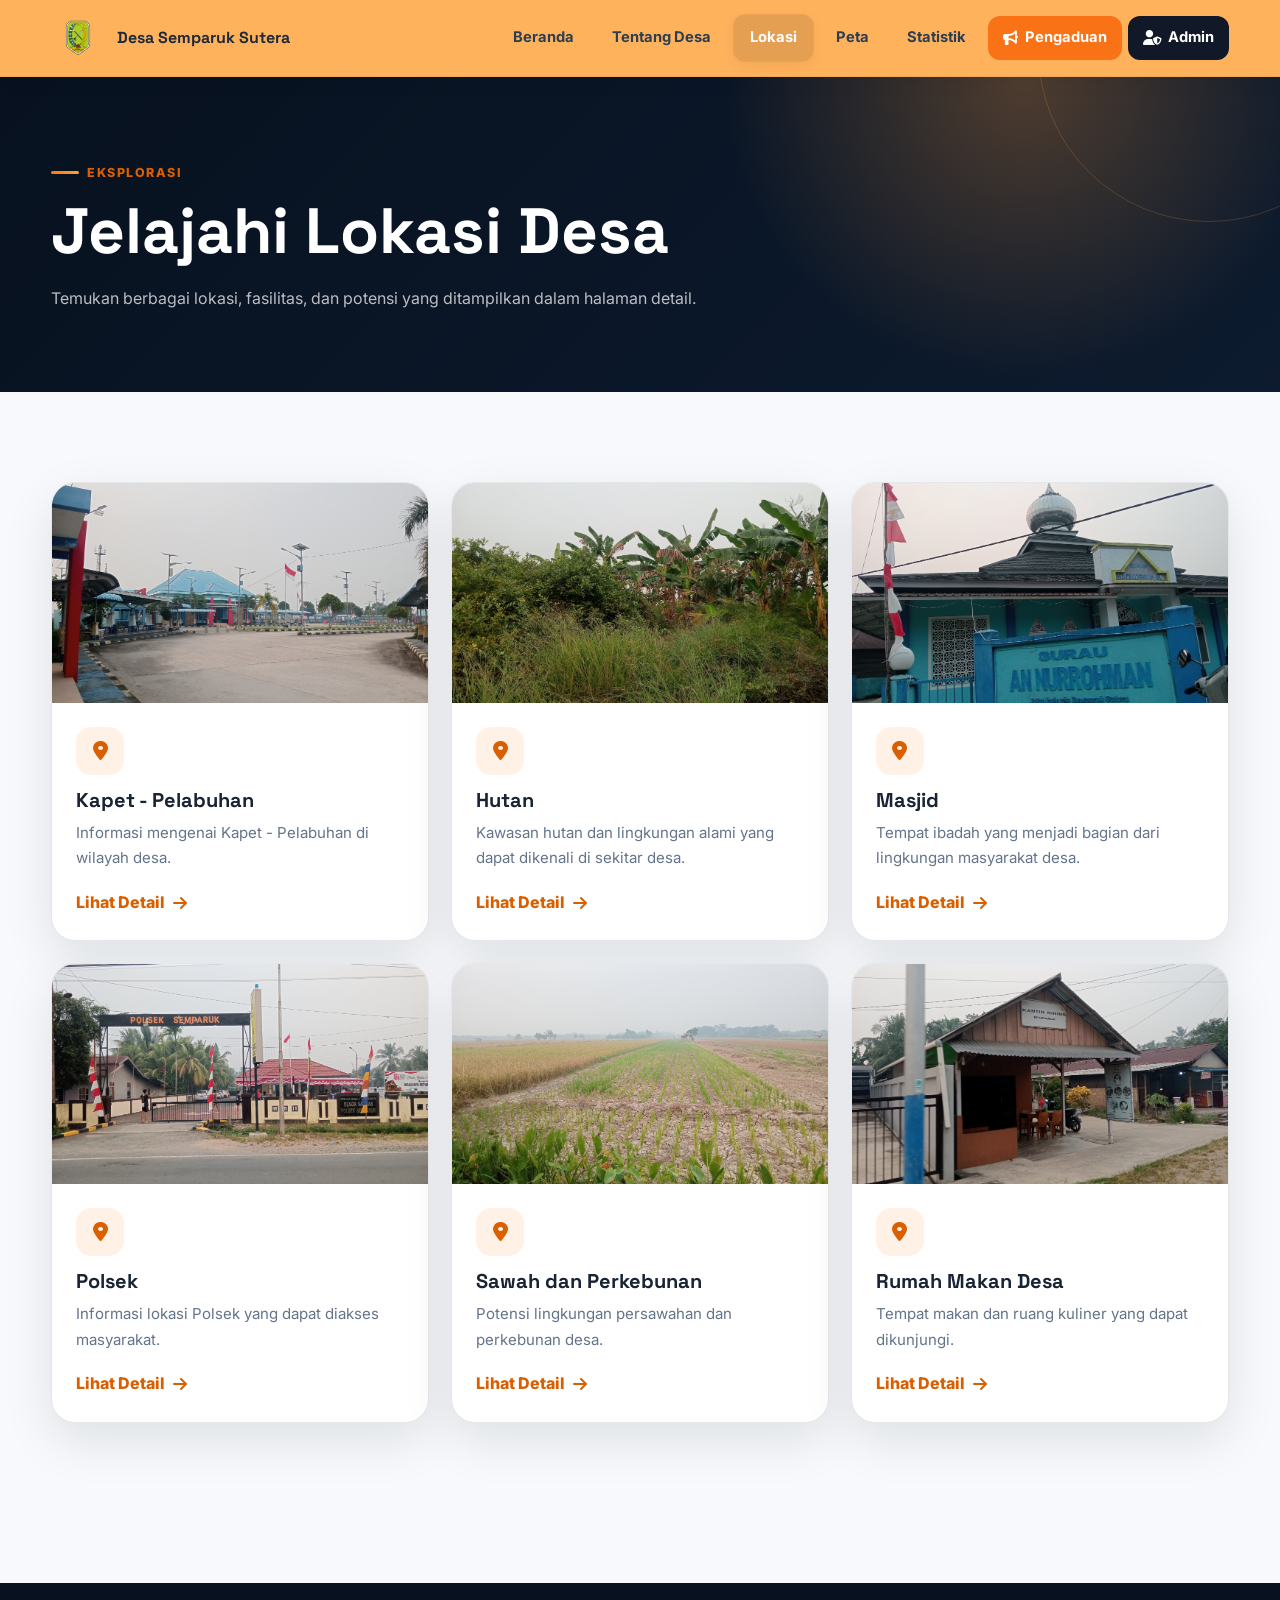
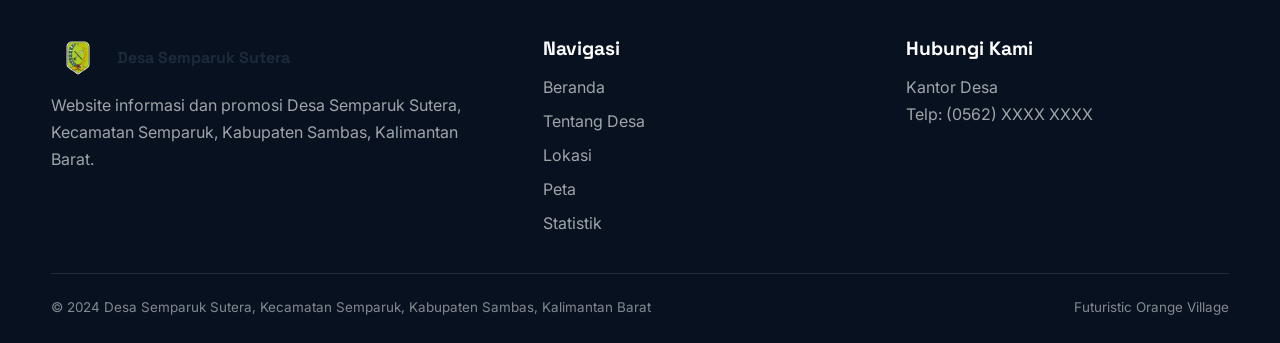
<file: lokasi.html>
<!DOCTYPE html>
<html lang="id">
<head>
  <meta charset="UTF-8">
  <meta name="viewport" content="width=device-width, initial-scale=1.0">
  <meta name="description" content="Website promosi dan informasi Desa Semparuk Sutera, Kecamatan Semparuk, Kabupaten Sambas, Kalimantan Barat.">
  <title>Lokasi | Desa Semparuk Sutera</title>
  <link rel="preconnect" href="https://fonts.googleapis.com">
  <link rel="preconnect" href="https://fonts.gstatic.com" crossorigin>
  <link rel="stylesheet" href="css/style.css">
  <link rel="stylesheet" href="https://cdnjs.cloudflare.com/ajax/libs/font-awesome/6.7.2/css/all.min.css">
  
</head>
<body><nav class="navbar">
  <div class="container nav-inner">
    <a class="brand" href="index.html" aria-label="Desa Semparuk Sutera">
            <img
              src="assets/images/logo.svg"
              alt="Logo Desa Semparuk Sutera"
              class="brand-logo"
            />
            <span class="brand-text">Desa Semparuk Sutera</span>
          </a>
    <button class="menu-toggle" aria-label="Buka menu" aria-expanded="false">&#9776;</button>
    <div class="nav-links">

  <a class="nav-link" href="index.html">
    Beranda
  </a>

  <a class="nav-link" href="tentang.html">
    Tentang Desa
  </a>

  <a class="nav-link" href="lokasi.html">
    Lokasi
  </a>

  <a class="nav-link" href="peta.html">
    Peta
  </a>

  <a class="nav-link" href="statistik.html">
    Statistik
  </a>

  <!-- TOMBOL PENGADUAN -->
  <a
    class="nav-link nav-complaint"
    href="pengaduan.html"
  >
    <i class="fa-solid fa-bullhorn"></i>
    Pengaduan
  </a>

  <!-- TOMBOL ADMIN -->
  <a
    class="nav-link nav-admin"
    href="login.html"
  >
    <i class="fa-solid fa-user-shield"></i>
    Admin
  </a>

</div>
  </div>
</nav>
<main>
<section class="page-hero"><div class="container"><span class="eyebrow">Eksplorasi</span><h1>Jelajahi Lokasi Desa</h1><p>Temukan berbagai lokasi, fasilitas, dan potensi yang ditampilkan dalam halaman detail.</p></div></section>
<section class="section"><div class="container"><div class="location-grid"><a class="location-card reveal" href="lokasi-kapet-pelabuhan.html">
  <div class="thumb"><img src="assets/images/kapet-pelabuhan.jpg" alt="Kapet - Pelabuhan"></div>
  <div class="body"><div class="icon-box" style="margin-bottom:14px"><i class="fa-solid fa-location-dot"></i></div><h3>Kapet - Pelabuhan</h3><p>Informasi mengenai Kapet - Pelabuhan di wilayah desa.</p><span class="link-arrow">Lihat Detail <i class="fa-solid fa-arrow-right"></i></span></div>
</a><a class="location-card reveal" href="lokasi-hutan.html">
  <div class="thumb"><img src="assets/images/hutan.jpg" alt="Hutan"></div>
  <div class="body"><div class="icon-box" style="margin-bottom:14px"><i class="fa-solid fa-location-dot"></i></div><h3>Hutan</h3><p>Kawasan hutan dan lingkungan alami yang dapat dikenali di sekitar desa.</p><span class="link-arrow">Lihat Detail <i class="fa-solid fa-arrow-right"></i></span></div>
</a><a class="location-card reveal" href="lokasi-masjid.html">
  <div class="thumb"><img src="assets/images/masjid-1.jpg" alt="Masjid"></div>
  <div class="body"><div class="icon-box" style="margin-bottom:14px"><i class="fa-solid fa-location-dot"></i></div><h3>Masjid</h3><p>Tempat ibadah yang menjadi bagian dari lingkungan masyarakat desa.</p><span class="link-arrow">Lihat Detail <i class="fa-solid fa-arrow-right"></i></span></div>
</a><a class="location-card reveal" href="lokasi-polsek.html">
  <div class="thumb"><img src="assets/images/polsek.jpg" alt="Polsek"></div>
  <div class="body"><div class="icon-box" style="margin-bottom:14px"><i class="fa-solid fa-location-dot"></i></div><h3>Polsek</h3><p>Informasi lokasi Polsek yang dapat diakses masyarakat.</p><span class="link-arrow">Lihat Detail <i class="fa-solid fa-arrow-right"></i></span></div>
</a><a class="location-card reveal" href="lokasi-sawah-perkebunan.html">
  <div class="thumb"><img src="assets/images/sawah-perkebunan.jpg" alt="Sawah dan Perkebunan"></div>
  <div class="body"><div class="icon-box" style="margin-bottom:14px"><i class="fa-solid fa-location-dot"></i></div><h3>Sawah dan Perkebunan</h3><p>Potensi lingkungan persawahan dan perkebunan desa.</p><span class="link-arrow">Lihat Detail <i class="fa-solid fa-arrow-right"></i></span></div>
</a><a class="location-card reveal" href="lokasi-rumah-makan.html">
  <div class="thumb"><img src="assets/images/rumah-makan-1.jpg" alt="Rumah Makan Desa"></div>
  <div class="body"><div class="icon-box" style="margin-bottom:14px"><i class="fa-solid fa-location-dot"></i></div><h3>Rumah Makan Desa</h3><p>Tempat makan dan ruang kuliner yang dapat dikunjungi.</p><span class="link-arrow">Lihat Detail <i class="fa-solid fa-arrow-right"></i></span></div>
</a></div></div></section>
</main>
<footer class="footer">
  <div class="container footer-grid">
   <div>
          <div class="brand" style="margin-bottom: 14px">
            <img
              src="assets/images/logo.svg"
              alt="Logo Desa Semparuk Sutera"
              class="brand-logo"
            />
            <span class="brand-text">Desa Semparuk Sutera</span>
          </div>
          <p>
            Website informasi dan promosi Desa Semparuk Sutera, Kecamatan
            Semparuk, Kabupaten Sambas, Kalimantan Barat.
          </p>
        </div>
        
  <div>
    <h3>Navigasi</h3>
    <div class="footer-links">
      <a href="index.html">Beranda</a>
      <a href="tentang.html">Tentang Desa</a>
      <a href="lokasi.html">Lokasi</a>
      <a href="peta.html">Peta</a>
      <a href="statistik.html">Statistik</a>
    </div>
  </div>

    <div>
      <h3>Hubungi Kami</h3>
      <p>Kantor Desa</p>
      <p>Telp: (0562) XXXX XXXX</p>
    </div>
  </div>
  <div class="container footer-bottom">
    <span>© 2024 Desa Semparuk Sutera, Kecamatan Semparuk, Kabupaten Sambas, Kalimantan Barat</span>
    <span>Futuristic Orange Village</span>
  </div>
</footer><script src="js/main.js"></script></body></html>
</file>
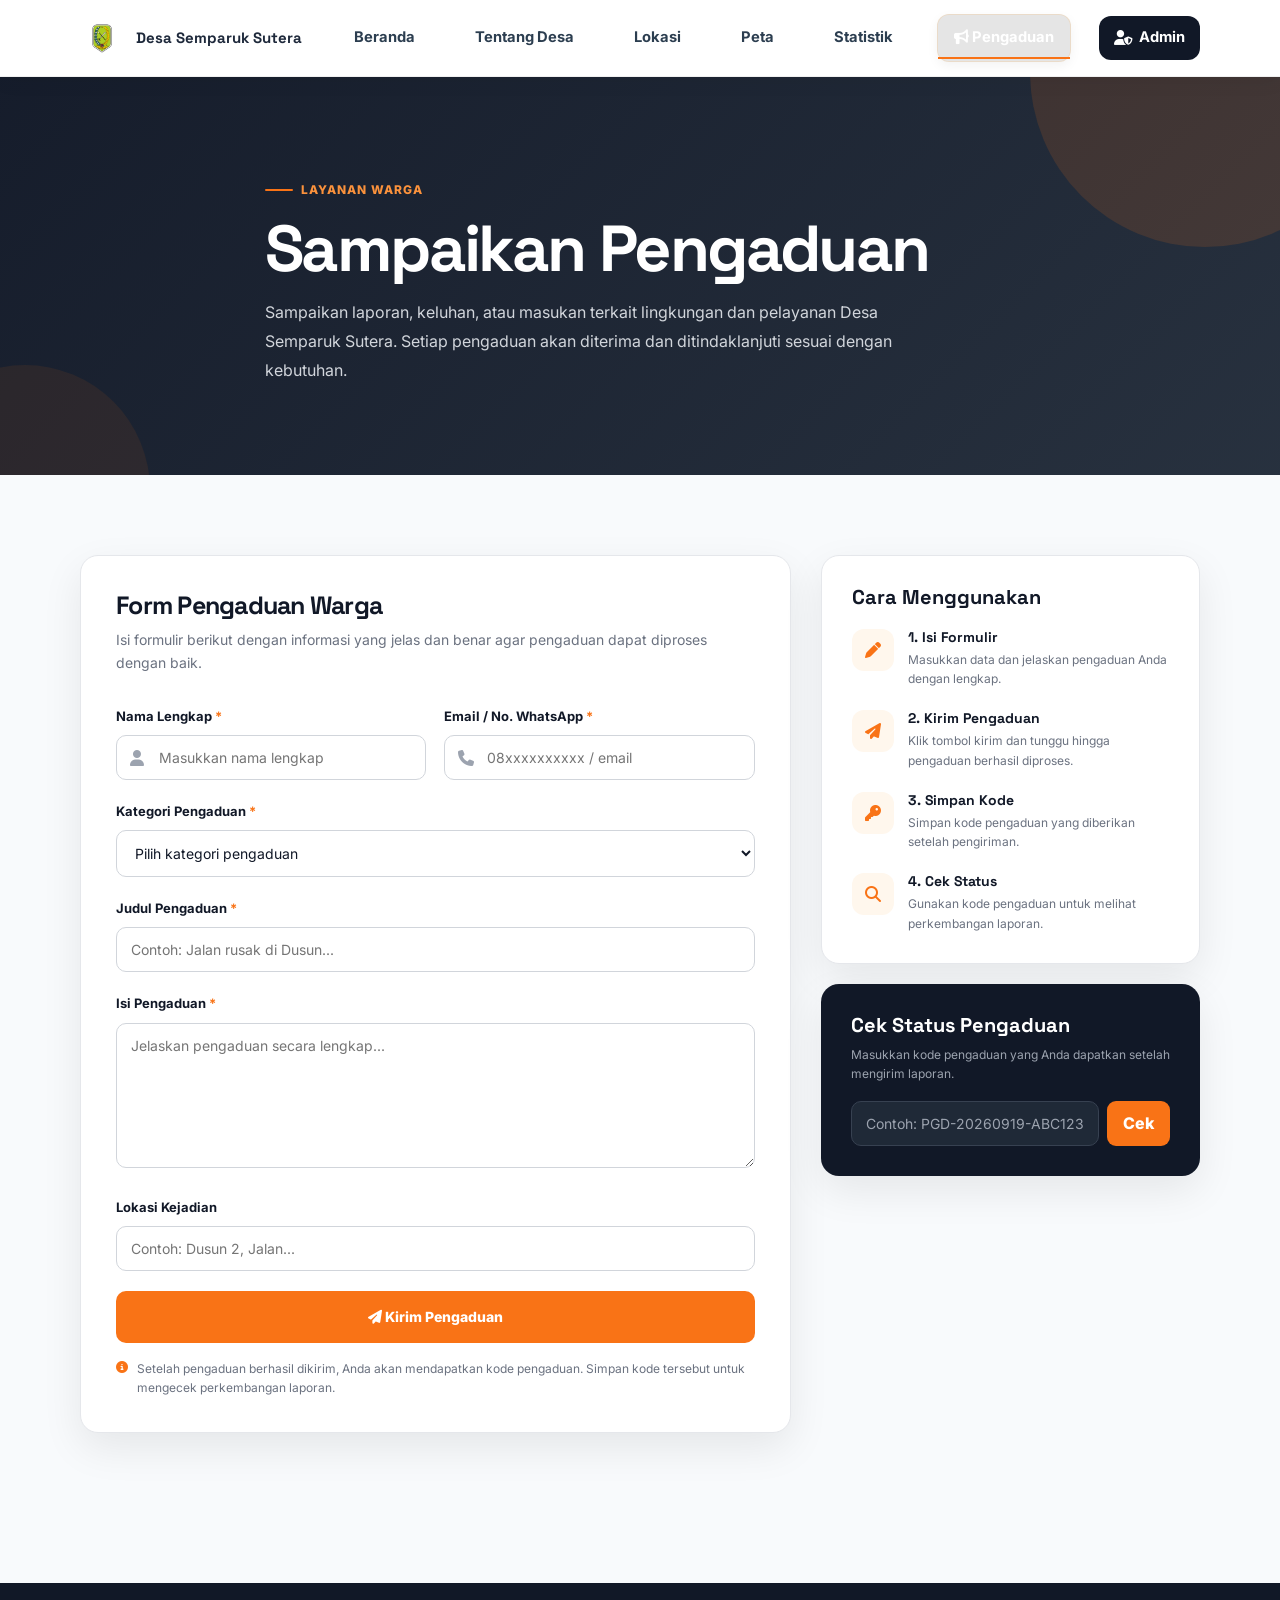
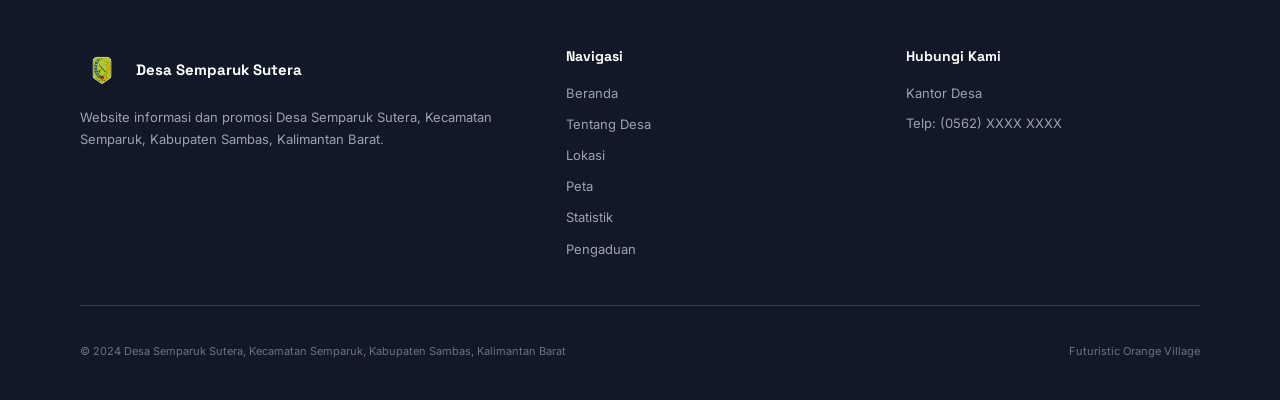
<file: pengaduan.html>
<!doctype html>
<html lang="id">
<head>
  <meta charset="UTF-8" />
  <meta name="viewport" content="width=device-width, initial-scale=1.0" />

  <meta
    name="description"
    content="Layanan pengaduan warga Desa Semparuk Sutera, Kecamatan Semparuk, Kabupaten Sambas, Kalimantan Barat."
  />

  <title>Pengaduan Warga | Desa Semparuk Sutera</title>

  <link rel="preconnect" href="https://fonts.googleapis.com" />
  <link rel="preconnect" href="https://fonts.gstatic.com" crossorigin />

  <link rel="stylesheet" href="css/style.css" />

  <link
    rel="stylesheet"
    href="https://cdnjs.cloudflare.com/ajax/libs/font-awesome/6.7.2/css/all.min.css"
  />

  <style>
    /* ========================================
       PENGADUAN PAGE
    ======================================== */

    :root {
      --orange: #f97316;
      --orange-dark: #ea580c;
      --orange-light: #fff7ed;
      --dark: #111827;
      --dark-2: #1f2937;
      --text: #374151;
      --muted: #6b7280;
      --line: #e5e7eb;
      --white: #ffffff;
      --bg: #f8fafc;
      --green: #16a34a;
      --blue: #2563eb;
      --red: #dc2626;
      --yellow: #ca8a04;
      --shadow: 0 15px 40px rgba(0, 0, 0, 0.08);
    }

    * {
      box-sizing: border-box;
    }

    body {
      margin: 0;
      font-family: Inter, Arial, sans-serif;
      background: var(--bg);
      color: var(--text);
    }

    a {
      text-decoration: none;
    }

    .container {
      width: min(1120px, calc(100% - 40px));
      margin: auto;
    }

    /* ========================================
       NAVBAR
    ======================================== */

    .navbar {
      position: sticky;
      top: 0;
      z-index: 9999;
      background: rgba(255, 255, 255, 0.96);
      backdrop-filter: blur(12px);
      border-bottom: 1px solid rgba(0, 0, 0, 0.06);
    }

    .nav-inner {
      min-height: 76px;
      display: flex;
      align-items: center;
      justify-content: space-between;
      gap: 30px;
    }

    .brand {
      display: flex;
      align-items: center;
      gap: 12px;
      color: var(--dark);
      min-width: 0;
    }

    .brand-logo {
      width: 44px;
      height: 44px;
      object-fit: contain;
      flex-shrink: 0;
    }

    .brand-text {
      font-size: 15px;
      font-weight: 800;
      white-space: nowrap;
    }

    .nav-links {
      display: flex;
      align-items: center;
      gap: 28px;
    }

    .nav-link {
      position: relative;
      color: #4b5563;
      font-size: 13px;
      font-weight: 600;
      padding: 10px 0;
      transition: 0.25s;
    }

    .nav-link::after {
      content: "";
      position: absolute;
      left: 0;
      bottom: 2px;
      width: 0;
      height: 2px;
      background: var(--orange);
      transition: 0.25s;
    }

    .nav-link:hover {
      color: var(--orange);
    }

    .nav-link:hover::after {
      width: 100%;
    }

    .nav-link.active {
      color: var(--orange);
    }

    .nav-link.active::after {
      width: 100%;
    }

    .menu-toggle {
      display: none;
      border: 0;
      background: transparent;
      color: var(--dark);
      font-size: 25px;
      cursor: pointer;
    }

    /* ========================================
       PAGE HEADER
    ======================================== */

    .page-header {
      position: relative;
      overflow: hidden;
      padding: 95px 0 90px;
      background:
        linear-gradient(
          135deg,
          rgba(17, 24, 39, 0.98),
          rgba(31, 41, 55, 0.96)
        );
      color: white;
    }

    .page-header::before {
      content: "";
      position: absolute;
      width: 350px;
      height: 350px;
      border-radius: 50%;
      background: rgba(249, 115, 22, 0.14);
      top: -180px;
      right: -100px;
    }

    .page-header::after {
      content: "";
      position: absolute;
      width: 250px;
      height: 250px;
      border-radius: 50%;
      background: rgba(249, 115, 22, 0.08);
      bottom: -140px;
      left: -100px;
    }

    .page-header-content {
      position: relative;
      z-index: 2;
      max-width: 750px;
    }

    .eyebrow {
      display: inline-flex;
      align-items: center;
      gap: 8px;
      color: #fb923c;
      font-size: 12px;
      font-weight: 800;
      letter-spacing: 0.08em;
      text-transform: uppercase;
      margin-bottom: 15px;
    }

    .eyebrow::before {
      content: "";
      width: 28px;
      height: 2px;
      background: var(--orange);
    }

    .page-header h1 {
      margin: 0 0 15px;
      font-size: clamp(38px, 6vw, 65px);
      line-height: 1.05;
      letter-spacing: -0.04em;
      color: white;
    }

    .page-header p {
      margin: 0;
      max-width: 650px;
      color: #d1d5db;
      font-size: 16px;
      line-height: 1.8;
    }

    /* ========================================
       MAIN
    ======================================== */

    .complaint-section {
      padding: 80px 0;
    }

    .complaint-grid {
      display: grid;
      grid-template-columns: minmax(0, 1.5fr) minmax(320px, 0.8fr);
      gap: 30px;
      align-items: start;
    }

    .card {
      background: white;
      border: 1px solid var(--line);
      border-radius: 18px;
      box-shadow: var(--shadow);
    }

    /* ========================================
       FORM
    ======================================== */

    .form-card {
      padding: 35px;
    }

    .card-title {
      margin: 0 0 8px;
      color: var(--dark);
      font-size: 25px;
      font-weight: 800;
    }

    .card-description {
      margin: 0 0 30px;
      color: var(--muted);
      font-size: 14px;
      line-height: 1.7;
    }

    .form-group {
      margin-bottom: 20px;
    }

    .form-row {
      display: grid;
      grid-template-columns: 1fr 1fr;
      gap: 18px;
    }

    label {
      display: block;
      margin-bottom: 8px;
      color: var(--dark);
      font-size: 13px;
      font-weight: 700;
    }

    .required {
      color: var(--orange);
    }

    input,
    select,
    textarea {
      width: 100%;
      border: 1px solid #d1d5db;
      border-radius: 10px;
      background: #fff;
      padding: 13px 14px;
      color: var(--dark);
      font-family: inherit;
      font-size: 14px;
      outline: none;
      transition: 0.2s;
    }

    input:focus,
    select:focus,
    textarea:focus {
      border-color: var(--orange);
      box-shadow: 0 0 0 3px rgba(249, 115, 22, 0.12);
    }

    textarea {
      min-height: 145px;
      resize: vertical;
    }

    .input-icon {
      position: relative;
    }

    .input-icon i {
      position: absolute;
      top: 50%;
      left: 14px;
      transform: translateY(-50%);
      color: #9ca3af;
      pointer-events: none;
    }

    .input-icon input {
      padding-left: 42px;
    }

    .submit-btn {
      width: 100%;
      border: 0;
      border-radius: 10px;
      padding: 14px 20px;
      background: var(--orange);
      color: white;
      font-family: inherit;
      font-size: 14px;
      font-weight: 800;
      cursor: pointer;
      transition: 0.25s;
    }

    .submit-btn:hover {
      background: var(--orange-dark);
      transform: translateY(-1px);
    }

    .submit-btn:disabled {
      opacity: 0.65;
      cursor: not-allowed;
      transform: none;
    }

    .form-note {
      display: flex;
      gap: 9px;
      align-items: flex-start;
      margin-top: 16px;
      color: var(--muted);
      font-size: 12px;
      line-height: 1.6;
    }

    .form-note i {
      color: var(--orange);
      margin-top: 2px;
    }

    /* ========================================
       TOKEN RESULT
    ======================================== */

    .result-box {
      display: none;
      margin-top: 25px;
      padding: 22px;
      border-radius: 14px;
      background: #f0fdf4;
      border: 1px solid #bbf7d0;
    }

    .result-box.show {
      display: block;
    }

    .result-title {
      display: flex;
      align-items: center;
      gap: 10px;
      margin-bottom: 8px;
      color: #166534;
      font-size: 17px;
      font-weight: 800;
    }

    .result-title i {
      font-size: 20px;
    }

    .result-box p {
      margin: 0 0 15px;
      color: #166534;
      font-size: 13px;
      line-height: 1.6;
    }

    .token-wrapper {
      display: flex;
      gap: 10px;
      align-items: stretch;
    }

    .token {
      flex: 1;
      padding: 13px 14px;
      border-radius: 9px;
      background: white;
      border: 1px dashed #86efac;
      color: #166534;
      font-family: monospace;
      font-size: 15px;
      font-weight: 800;
      letter-spacing: 0.5px;
      text-align: center;
    }

    .copy-btn {
      border: 0;
      border-radius: 9px;
      padding: 0 16px;
      background: #16a34a;
      color: white;
      font-family: inherit;
      font-size: 13px;
      font-weight: 700;
      cursor: pointer;
    }

    .copy-btn:hover {
      background: #15803d;
    }

    /* ========================================
       SIDE CARD
    ======================================== */

    .side-card {
      padding: 30px;
    }

    .side-title {
      margin: 0 0 20px;
      color: var(--dark);
      font-size: 20px;
      font-weight: 800;
    }

    .step {
      display: flex;
      gap: 14px;
      margin-bottom: 22px;
    }

    .step:last-child {
      margin-bottom: 0;
    }

    .step-icon {
      width: 42px;
      height: 42px;
      min-width: 42px;
      display: flex;
      align-items: center;
      justify-content: center;
      border-radius: 12px;
      background: var(--orange-light);
      color: var(--orange);
      font-size: 16px;
    }

    .step h4 {
      margin: 0 0 5px;
      color: var(--dark);
      font-size: 14px;
      font-weight: 800;
    }

    .step p {
      margin: 0;
      color: var(--muted);
      font-size: 12px;
      line-height: 1.6;
    }

    .divider {
      height: 1px;
      background: var(--line);
      margin: 28px 0;
    }

    /* ========================================
       CHECK STATUS
    ======================================== */

    .check-card {
      padding: 30px;
      background: var(--dark);
      border: 0;
      color: white;
    }

    .check-card .side-title {
      color: white;
      margin-bottom: 8px;
    }

    .check-card > p {
      margin: 0 0 18px;
      color: #9ca3af;
      font-size: 12px;
      line-height: 1.6;
    }

    .check-input {
      display: flex;
      gap: 8px;
    }

    .check-input input {
      min-width: 0;
      border-color: #374151;
      background: #1f2937;
      color: white;
    }

    .check-input input::placeholder {
      color: #9ca3af;
    }

    .check-input button {
      flex-shrink: 0;
      border: 0;
      border-radius: 9px;
      padding: 0 16px;
      background: var(--orange);
      color: white;
      font-family: inherit;
      font-weight: 800;
      cursor: pointer;
    }

    .check-input button:hover {
      background: var(--orange-dark);
    }

    /* ========================================
       STATUS RESULT
    ======================================== */

    .status-result {
      display: none;
      margin-top: 18px;
      padding: 18px;
      border-radius: 12px;
      background: #111827;
      border: 1px solid #374151;
    }

    .status-result.show {
      display: block;
    }

    .status-header {
      display: flex;
      justify-content: space-between;
      gap: 12px;
      align-items: center;
      margin-bottom: 15px;
    }

    .status-code {
      color: #d1d5db;
      font-family: monospace;
      font-size: 12px;
    }

    .status-badge {
      display: inline-flex;
      padding: 5px 10px;
      border-radius: 999px;
      font-size: 10px;
      font-weight: 800;
      text-transform: uppercase;
    }

    .status-badge.baru {
      background: #fef3c7;
      color: #92400e;
    }

    .status-badge.diproses {
      background: #dbeafe;
      color: #1d4ed8;
    }

    .status-badge.selesai {
      background: #dcfce7;
      color: #166534;
    }

    .status-badge.ditolak {
      background: #fee2e2;
      color: #991b1b;
    }

    .check-details {
      display: grid;
      grid-template-columns: 1fr 1fr;
      gap: 12px;
    }

    .detail-item {
      padding: 12px;
      border-radius: 9px;
      background: #1f2937;
    }

    .detail-item.full {
      grid-column: 1 / -1;
    }

    .detail-label {
      display: block;
      margin-bottom: 4px;
      color: #9ca3af;
      font-size: 10px;
      font-weight: 700;
      text-transform: uppercase;
      letter-spacing: 0.04em;
    }

    .detail-value {
      color: #f3f4f6;
      font-size: 12px;
      line-height: 1.5;
      word-break: break-word;
    }

    .response-box {
      margin-top: 12px;
      padding: 14px;
      border-radius: 9px;
      background: rgba(249, 115, 22, 0.08);
      border: 1px solid rgba(249, 115, 22, 0.2);
    }

    .response-box .detail-label {
      color: #fb923c;
    }

    /* ========================================
       ALERT
    ======================================== */

    .alert {
      display: none;
      margin-bottom: 20px;
      padding: 13px 15px;
      border-radius: 10px;
      font-size: 13px;
      line-height: 1.5;
    }

    .alert.show {
      display: block;
    }

    .alert.error {
      background: #fef2f2;
      border: 1px solid #fecaca;
      color: #991b1b;
    }

    .alert.success {
      background: #f0fdf4;
      border: 1px solid #bbf7d0;
      color: #166534;
    }

    /* ========================================
       FOOTER
    ======================================== */

    .footer {
      background: #111827;
      color: white;
      padding-top: 65px;
    }

    .footer-grid {
      display: grid;
      grid-template-columns: 1.5fr 1fr 1fr;
      gap: 45px;
      padding-bottom: 45px;
    }

    .footer .brand {
      color: white;
    }

    .footer .brand-text {
      color: white;
    }

    .footer p {
      margin: 0 0 8px;
      color: #9ca3af;
      font-size: 13px;
      line-height: 1.7;
    }

    .footer h3 {
      margin: 0 0 18px;
      color: white;
      font-size: 14px;
    }

    .footer-links {
      display: flex;
      flex-direction: column;
      gap: 9px;
    }

    .footer-links a {
      color: #9ca3af;
      font-size: 13px;
      transition: 0.2s;
    }

    .footer-links a:hover {
      color: var(--orange);
    }

    .footer-bottom {
      min-height: 70px;
      display: flex;
      align-items: center;
      justify-content: space-between;
      gap: 20px;
      border-top: 1px solid #374151;
      color: #6b7280;
      font-size: 11px;
    }

    /* ========================================
       MOBILE
    ======================================== */

    @media (max-width: 850px) {

      .container {
        width: min(100% - 30px, 700px);
      }

      .nav-inner {
        min-height: 70px;
      }

      .menu-toggle {
        display: block;
      }

      .nav-links {
        position: absolute;
        top: 70px;
        left: 0;
        right: 0;

        display: none;
        flex-direction: column;
        align-items: stretch;
        gap: 0;

        padding: 12px 18px 18px;

        background: white;
        border-bottom: 1px solid var(--line);
        box-shadow: 0 15px 30px rgba(0,0,0,.08);

        z-index: 9998;
      }

      .nav-links.open {
        display: flex;
      }

      .nav-link {
        width: 100%;
        padding: 14px 5px;
      }

      .nav-link::after {
        bottom: 5px;
      }

      .page-header {
        padding: 75px 0;
      }

      .page-header h1 {
        font-size: 42px;
      }

      .complaint-section {
        padding: 55px 0;
      }

      .complaint-grid {
        grid-template-columns: 1fr;
      }

      .form-card {
        padding: 25px 20px;
      }

      .form-row {
        grid-template-columns: 1fr;
        gap: 0;
      }

      .side-card,
      .check-card {
        padding: 25px 20px;
      }

      .check-input {
        flex-direction: column;
      }

      .check-input button {
        min-height: 45px;
      }

      .check-details {
        grid-template-columns: 1fr;
      }

      .detail-item.full {
        grid-column: auto;
      }

      .token-wrapper {
        flex-direction: column;
      }

      .copy-btn {
        min-height: 45px;
      }

      .footer-grid {
        grid-template-columns: 1fr;
        gap: 30px;
      }

      .footer-bottom {
        padding: 20px 0;
        flex-direction: column;
        justify-content: center;
        align-items: flex-start;
      }
    }
  </style>
</head>

<body>

  <!-- ========================================
       NAVBAR
  ======================================== -->

  <nav class="navbar">

    <div class="container nav-inner">

      <a
        class="brand"
        href="index.html"
        aria-label="Desa Semparuk Sutera"
      >

        <img
          src="assets/images/logo.svg"
          alt="Logo Desa Semparuk Sutera"
          class="brand-logo"
        />

        <span class="brand-text">
          Desa Semparuk Sutera
        </span>

      </a>


      <button
        class="menu-toggle"
        id="menuToggle"
        aria-label="Buka menu"
        aria-expanded="false"
      >
        &#9776;
      </button>


      <div
        class="nav-links"
        id="navLinks"
      >

        <a
          class="nav-link"
          href="index.html"
        >
          Beranda
        </a>

        <a
          class="nav-link"
          href="tentang.html"
        >
          Tentang Desa
        </a>

        <a
          class="nav-link"
          href="lokasi.html"
        >
          Lokasi
        </a>

        <a
          class="nav-link"
          href="peta.html"
        >
          Peta
        </a>

        <a
          class="nav-link"
          href="statistik.html"
        >
          Statistik
        </a>

        <a
          class="nav-link active"
          href="pengaduan.html"
        >
          <i class="fa-solid fa-bullhorn"></i>
          Pengaduan
        </a>

         <!-- TOMBOL ADMIN -->
  <a
    class="nav-link nav-admin"
    href="login.html"
  >
    <i class="fa-solid fa-user-shield"></i>
    Admin
  </a>

      </div>

    </div>

  </nav>


  <!-- ========================================
       PAGE HEADER
  ======================================== -->

  <header class="page-header">

    <div class="container page-header-content">

      <span class="eyebrow">
        Layanan Warga
      </span>

      <h1>
        Sampaikan Pengaduan
      </h1>

      <p>
        Sampaikan laporan, keluhan, atau masukan terkait
        lingkungan dan pelayanan Desa Semparuk Sutera.
        Setiap pengaduan akan diterima dan ditindaklanjuti
        sesuai dengan kebutuhan.
      </p>

    </div>

  </header>


  <!-- ========================================
       MAIN
  ======================================== -->

  <main>

    <section class="complaint-section">

      <div class="container">

        <div class="complaint-grid">


          <!-- ==================================
               FORM PENGADUAN
          ================================== -->

          <div class="card form-card">

            <h2 class="card-title">
              Form Pengaduan Warga
            </h2>

            <p class="card-description">
              Isi formulir berikut dengan informasi yang
              jelas dan benar agar pengaduan dapat diproses
              dengan baik.
            </p>


            <div
              id="formAlert"
              class="alert"
            ></div>


            <form id="complaintForm">

              <div class="form-row">

                <div class="form-group">

                  <label for="nama">
                    Nama Lengkap
                    <span class="required">*</span>
                  </label>

                  <div class="input-icon">

                    <i class="fa-solid fa-user"></i>

                    <input
                      type="text"
                      id="nama"
                      name="nama"
                      placeholder="Masukkan nama lengkap"
                      required
                    />

                  </div>

                </div>


                <div class="form-group">

                  <label for="kontak">
                    Email / No. WhatsApp
                    <span class="required">*</span>
                  </label>

                  <div class="input-icon">

                    <i class="fa-solid fa-phone"></i>

                    <input
                      type="text"
                      id="kontak"
                      name="kontak"
                      placeholder="08xxxxxxxxxx / email"
                      required
                    />

                  </div>

                </div>

              </div>


              <div class="form-group">

                <label for="kategori">
                  Kategori Pengaduan
                  <span class="required">*</span>
                </label>

                <select
                  id="kategori"
                  name="kategori"
                  required
                >

                  <option value="">
                    Pilih kategori pengaduan
                  </option>

                  <option value="Infrastruktur">
                    Infrastruktur
                  </option>

                  <option value="Kebersihan">
                    Kebersihan
                  </option>

                  <option value="Keamanan">
                    Keamanan
                  </option>

                  <option value="Pelayanan Desa">
                    Pelayanan Desa
                  </option>

                  <option value="Lingkungan">
                    Lingkungan
                  </option>

                  <option value="Fasilitas Umum">
                    Fasilitas Umum
                  </option>

                  <option value="Lainnya">
                    Lainnya
                  </option>

                </select>

              </div>


              <div class="form-group">

                <label for="judul">
                  Judul Pengaduan
                  <span class="required">*</span>
                </label>

                <input
                  type="text"
                  id="judul"
                  name="judul"
                  placeholder="Contoh: Jalan rusak di Dusun..."
                  required
                />

              </div>


              <div class="form-group">

                <label for="isi">
                  Isi Pengaduan
                  <span class="required">*</span>
                </label>

                <textarea
                  id="isi"
                  name="isi"
                  placeholder="Jelaskan pengaduan secara lengkap..."
                  required
                ></textarea>

              </div>


              <div class="form-group">

                <label for="lokasi">
                  Lokasi Kejadian
                </label>

                <input
                  type="text"
                  id="lokasi"
                  name="lokasi"
                  placeholder="Contoh: Dusun 2, Jalan..."
                />

              </div>


              <button
                type="submit"
                class="submit-btn"
                id="submitBtn"
              >

                <i class="fa-solid fa-paper-plane"></i>

                Kirim Pengaduan

              </button>


              <div class="form-note">

                <i class="fa-solid fa-circle-info"></i>

                <span>
                  Setelah pengaduan berhasil dikirim,
                  Anda akan mendapatkan kode pengaduan.
                  Simpan kode tersebut untuk mengecek
                  perkembangan laporan.
                </span>

              </div>

            </form>


            <!-- ==================================
                 TOKEN
            ================================== -->

            <div
              id="resultBox"
              class="result-box"
            >

              <div class="result-title">

                <i class="fa-solid fa-circle-check"></i>

                Pengaduan Berhasil Dikirim

              </div>

              <p>
                Simpan kode pengaduan berikut.
                Kode ini digunakan untuk mengecek
                status pengaduan Anda.
              </p>

              <div class="token-wrapper">

                <div
                  class="token"
                  id="tokenValue"
                >
                  -
                </div>

                <button
                  type="button"
                  class="copy-btn"
                  id="copyBtn"
                >
                  <i class="fa-solid fa-copy"></i>
                  Salin
                </button>

              </div>

            </div>

          </div>


          <!-- ==================================
               SIDEBAR
          ================================== -->

          <div>


            <!-- CARA KERJA -->

            <div class="card side-card">

              <h3 class="side-title">
                Cara Menggunakan
              </h3>


              <div class="step">

                <div class="step-icon">
                  <i class="fa-solid fa-pen"></i>
                </div>

                <div>

                  <h4>
                    1. Isi Formulir
                  </h4>

                  <p>
                    Masukkan data dan jelaskan
                    pengaduan Anda dengan lengkap.
                  </p>

                </div>

              </div>


              <div class="step">

                <div class="step-icon">
                  <i class="fa-solid fa-paper-plane"></i>
                </div>

                <div>

                  <h4>
                    2. Kirim Pengaduan
                  </h4>

                  <p>
                    Klik tombol kirim dan tunggu
                    hingga pengaduan berhasil diproses.
                  </p>

                </div>

              </div>


              <div class="step">

                <div class="step-icon">
                  <i class="fa-solid fa-key"></i>
                </div>

                <div>

                  <h4>
                    3. Simpan Kode
                  </h4>

                  <p>
                    Simpan kode pengaduan yang
                    diberikan setelah pengiriman.
                  </p>

                </div>

              </div>


              <div class="step">

                <div class="step-icon">
                  <i class="fa-solid fa-magnifying-glass"></i>
                </div>

                <div>

                  <h4>
                    4. Cek Status
                  </h4>

                  <p>
                    Gunakan kode pengaduan untuk
                    melihat perkembangan laporan.
                  </p>

                </div>

              </div>

            </div>


            <div style="height:20px;"></div>


            <!-- CEK STATUS -->

            <div class="card check-card">

              <h3 class="side-title">
                Cek Status Pengaduan
              </h3>

              <p>
                Masukkan kode pengaduan yang Anda
                dapatkan setelah mengirim laporan.
              </p>


              <div class="check-input">

                <input
                  type="text"
                  id="checkCode"
                  placeholder="Contoh: PGD-20260919-ABC123"
                />

                <button
                  type="button"
                  id="checkBtn"
                >
                  Cek
                </button>

              </div>


              <div
                id="statusAlert"
                class="alert"
              ></div>


              <div
                id="statusResult"
                class="status-result"
              >

                <div class="status-header">

                  <span
                    class="status-code"
                    id="statusCode"
                  >
                    -
                  </span>

                  <span
                    class="status-badge"
                    id="statusBadge"
                  >
                    -
                  </span>

                </div>


                <div class="check-details">


                  <div class="detail-item">

                    <span class="detail-label">
                      Nama
                    </span>

                    <span
                      class="detail-value"
                      id="detailNama"
                    >
                      -
                    </span>

                  </div>


                  <div class="detail-item">

                    <span class="detail-label">
                      Kategori
                    </span>

                    <span
                      class="detail-value"
                      id="detailKategori"
                    >
                      -
                    </span>

                  </div>


                  <div class="detail-item full">

                    <span class="detail-label">
                      Judul
                    </span>

                    <span
                      class="detail-value"
                      id="detailJudul"
                    >
                      -
                    </span>

                  </div>


                  <div class="detail-item full">

                    <span class="detail-label">
                      Isi Pengaduan
                    </span>

                    <span
                      class="detail-value"
                      id="detailIsi"
                    >
                      -
                    </span>

                  </div>


                  <div class="detail-item">

                    <span class="detail-label">
                      Lokasi
                    </span>

                    <span
                      class="detail-value"
                      id="detailLokasi"
                    >
                      -
                    </span>

                  </div>


                  <div class="detail-item">

                    <span class="detail-label">
                      Tanggal
                    </span>

                    <span
                      class="detail-value"
                      id="detailTanggal"
                    >
                      -
                    </span>

                  </div>

                </div>


                <div class="response-box">

                  <span class="detail-label">
                    Tanggapan Admin
                  </span>

                  <div
                    class="detail-value"
                    id="detailTanggapan"
                  >
                    Belum ada tanggapan.
                  </div>

                </div>

              </div>

            </div>

          </div>

        </div>

      </div>

    </section>

  </main>


  <!-- ========================================
       FOOTER
  ======================================== -->

  <footer class="footer">

    <div class="container footer-grid">


      <div>

        <div
          class="brand"
          style="margin-bottom:14px"
        >

          <img
            src="assets/images/logo.svg"
            alt="Logo Desa Semparuk Sutera"
            class="brand-logo"
          />

          <span class="brand-text">
            Desa Semparuk Sutera
          </span>

        </div>

        <p>
          Website informasi dan promosi Desa Semparuk
          Sutera, Kecamatan Semparuk, Kabupaten Sambas,
          Kalimantan Barat.
        </p>

      </div>


      <div>

        <h3>
          Navigasi
        </h3>

        <div class="footer-links">

          <a href="index.html">
            Beranda
          </a>

          <a href="tentang.html">
            Tentang Desa
          </a>

          <a href="lokasi.html">
            Lokasi
          </a>

          <a href="peta.html">
            Peta
          </a>

          <a href="statistik.html">
            Statistik
          </a>

          <a href="pengaduan.html">
            Pengaduan
          </a>

        </div>

      </div>


      <div>

        <h3>
          Hubungi Kami
        </h3>

        <p>
          Kantor Desa
        </p>

        <p>
          Telp: (0562) XXXX XXXX
        </p>

      </div>


    </div>


    <div class="container footer-bottom">

      <span>
        © 2024 Desa Semparuk Sutera,
        Kecamatan Semparuk, Kabupaten Sambas,
        Kalimantan Barat
      </span>

      <span>
        Futuristic Orange Village
      </span>

    </div>

  </footer>


  <!-- ========================================
       JAVASCRIPT
  ======================================== -->

  <script>

    const API_URL =
      "https://script.google.com/macros/s/AKfycbxldeick379B5Eevs6E1jajzccaP4rrXE9JcO3sE5zvg0gmrBSup5aeX4e_prLUtM6R2g/exec";


    /* ========================================
       MOBILE MENU
    ======================================== */

    const menuToggle =
      document.getElementById("menuToggle");

    const navLinks =
      document.getElementById("navLinks");


    if (menuToggle && navLinks) {

      menuToggle.addEventListener(
        "click",
        function () {

          navLinks.classList.toggle("open");

          const isOpen =
            navLinks.classList.contains("open");

          menuToggle.setAttribute(
            "aria-expanded",
            isOpen ? "true" : "false"
          );

          menuToggle.setAttribute(
            "aria-label",
            isOpen
              ? "Tutup menu"
              : "Buka menu"
          );

        }
      );


      navLinks
        .querySelectorAll("a")
        .forEach(function (link) {

          link.addEventListener(
            "click",
            function () {

              navLinks.classList.remove("open");

              menuToggle.setAttribute(
                "aria-expanded",
                "false"
              );

              menuToggle.setAttribute(
                "aria-label",
                "Buka menu"
              );

            }
          );

        });

    }


    /* ========================================
       ELEMENT
    ======================================== */

    const form =
      document.getElementById("complaintForm");

    const submitBtn =
      document.getElementById("submitBtn");

    const resultBox =
      document.getElementById("resultBox");

    const tokenValue =
      document.getElementById("tokenValue");

    const copyBtn =
      document.getElementById("copyBtn");

    const formAlert =
      document.getElementById("formAlert");


    const checkBtn =
      document.getElementById("checkBtn");

    const checkCode =
      document.getElementById("checkCode");

    const statusResult =
      document.getElementById("statusResult");

    const statusAlert =
      document.getElementById("statusAlert");


    /* ========================================
       ALERT
    ======================================== */

    function showAlert(
      element,
      message,
      type
    ) {

      element.className =
        "alert show " + type;

      element.textContent =
        message;

    }


    function hideAlert(element) {

      element.className =
        "alert";

      element.textContent =
        "";

    }


    /* ========================================
       SUBMIT PENGADUAN
    ======================================== */

    form.addEventListener(
      "submit",
      async function (event) {

        event.preventDefault();


        hideAlert(formAlert);

        resultBox.classList.remove("show");


        submitBtn.disabled = true;

        submitBtn.innerHTML =
          '<i class="fa-solid fa-spinner fa-spin"></i> Mengirim...';


        const formData =
          new FormData(form);


        const params =
          new URLSearchParams();


        params.append(
          "action",
          "tambah"
        );


        params.append(
          "nama",
          formData.get("nama")
        );

        params.append(
          "kontak",
          formData.get("kontak")
        );

        params.append(
          "kategori",
          formData.get("kategori")
        );

        params.append(
          "judul",
          formData.get("judul")
        );

        params.append(
          "isi",
          formData.get("isi")
        );

        params.append(
          "lokasi",
          formData.get("lokasi") || ""
        );


        try {

          const response =
            await fetch(
              API_URL,
              {
                method: "POST",
                headers: {
                  "Content-Type":
                    "application/x-www-form-urlencoded;charset=UTF-8"
                },
                body: params.toString()
              }
            );


          if (!response.ok) {

            throw new Error(
              "Server tidak merespons dengan benar."
            );

          }


          const data =
            await response.json();


          if (
            !data.success ||
            !data.data ||
            !data.data.kode
          ) {

            throw new Error(
              data.message ||
              "Pengaduan gagal dikirim."
            );

          }


          const kode =
            data.data.kode;


          tokenValue.textContent =
            kode;


          resultBox.classList.add(
            "show"
          );


          form.reset();


          resultBox.scrollIntoView({
            behavior: "smooth",
            block: "center"
          });


        } catch (error) {

          console.error(
            "Submit error:",
            error
          );


          showAlert(
            formAlert,
            "Pengaduan gagal dikirim. " +
            error.message,
            "error"
          );

        } finally {

          submitBtn.disabled = false;

          submitBtn.innerHTML =
            '<i class="fa-solid fa-paper-plane"></i> Kirim Pengaduan';

        }

      }
    );


    /* ========================================
       COPY TOKEN
    ======================================== */

    copyBtn.addEventListener(
      "click",
      async function () {

        const token =
          tokenValue.textContent.trim();


        if (!token || token === "-") {
          return;
        }


        try {

          await navigator.clipboard.writeText(
            token
          );


          copyBtn.innerHTML =
            '<i class="fa-solid fa-check"></i> Tersalin';


          setTimeout(
            function () {

              copyBtn.innerHTML =
                '<i class="fa-solid fa-copy"></i> Salin';

            },
            1800
          );


        } catch (error) {

          const textarea =
            document.createElement("textarea");

          textarea.value =
            token;

          document.body.appendChild(
            textarea
          );

          textarea.select();

          document.execCommand(
            "copy"
          );

          textarea.remove();

          copyBtn.innerHTML =
            '<i class="fa-solid fa-check"></i> Tersalin';


          setTimeout(
            function () {

              copyBtn.innerHTML =
                '<i class="fa-solid fa-copy"></i> Salin';

            },
            1800
          );

        }

      }
    );


    /* ========================================
       CEK STATUS
    ======================================== */

    checkBtn.addEventListener(
      "click",
      checkComplaint
    );


    checkCode.addEventListener(
      "keydown",
      function (event) {

        if (event.key === "Enter") {

          event.preventDefault();

          checkComplaint();

        }

      }
    );


    async function checkComplaint() {

      hideAlert(statusAlert);

      statusResult.classList.remove(
        "show"
      );


      const kode =
        checkCode.value.trim();


      if (!kode) {

        showAlert(
          statusAlert,
          "Masukkan kode pengaduan terlebih dahulu.",
          "error"
        );

        return;

      }


      checkBtn.disabled = true;

      checkBtn.innerHTML =
        '<i class="fa-solid fa-spinner fa-spin"></i>';


      try {

        const url =
          API_URL +
          "?action=cek&kode=" +
          encodeURIComponent(kode) +
          "&t=" +
          Date.now();


        const response =
          await fetch(
            url,
            {
              method: "GET",
              cache: "no-store"
            }
          );


        if (!response.ok) {

          throw new Error(
            "Server tidak dapat dihubungi."
          );

        }


        const data =
          await response.json();


        if (!data.success) {

          throw new Error(
            data.message ||
            "Pengaduan tidak ditemukan."
          );

        }


        const item =
          data.data;


        document.getElementById(
          "statusCode"
        ).textContent =
          item.kode || kode;


        const badge =
          document.getElementById(
            "statusBadge"
          );


        const status =
          String(
            item.status || "baru"
          ).toLowerCase();


        badge.textContent =
          status;


        badge.className =
          "status-badge " +
          status;


        document.getElementById(
          "detailNama"
        ).textContent =
          item.nama || "-";


        document.getElementById(
          "detailKategori"
        ).textContent =
          item.kategori || "-";


        document.getElementById(
          "detailJudul"
        ).textContent =
          item.judul || "-";


        document.getElementById(
          "detailIsi"
        ).textContent =
          item.isi || "-";


        document.getElementById(
          "detailLokasi"
        ).textContent =
          item.lokasi || "-";


        document.getElementById(
          "detailTanggal"
        ).textContent =
          item.tanggal || "-";


        document.getElementById(
          "detailTanggapan"
        ).textContent =
          item.tanggapan &&
          item.tanggapan !== "-"
            ? item.tanggapan
            : "Belum ada tanggapan dari admin.";


        statusResult.classList.add(
          "show"
        );


      } catch (error) {

        console.error(
          "Check error:",
          error
        );


        showAlert(
          statusAlert,
          error.message ||
          "Pengaduan tidak ditemukan.",
          "error"
        );

      } finally {

        checkBtn.disabled = false;

        checkBtn.innerHTML =
          "Cek";

      }

    }


    /* ========================================
       ACTIVE NAVBAR
    ======================================== */

    const currentPage =
      window.location.pathname
        .split("/")
        .pop() ||
      "index.html";


    document
      .querySelectorAll(".nav-link")
      .forEach(function (link) {

        const href =
          link.getAttribute("href");


        if (
          href &&
          href.split("/").pop() ===
          currentPage
        ) {

          link.classList.add(
            "active"
          );

        } else {

          link.classList.remove(
            "active"
          );

        }

      });

  </script>

</body>
</html>
</file>
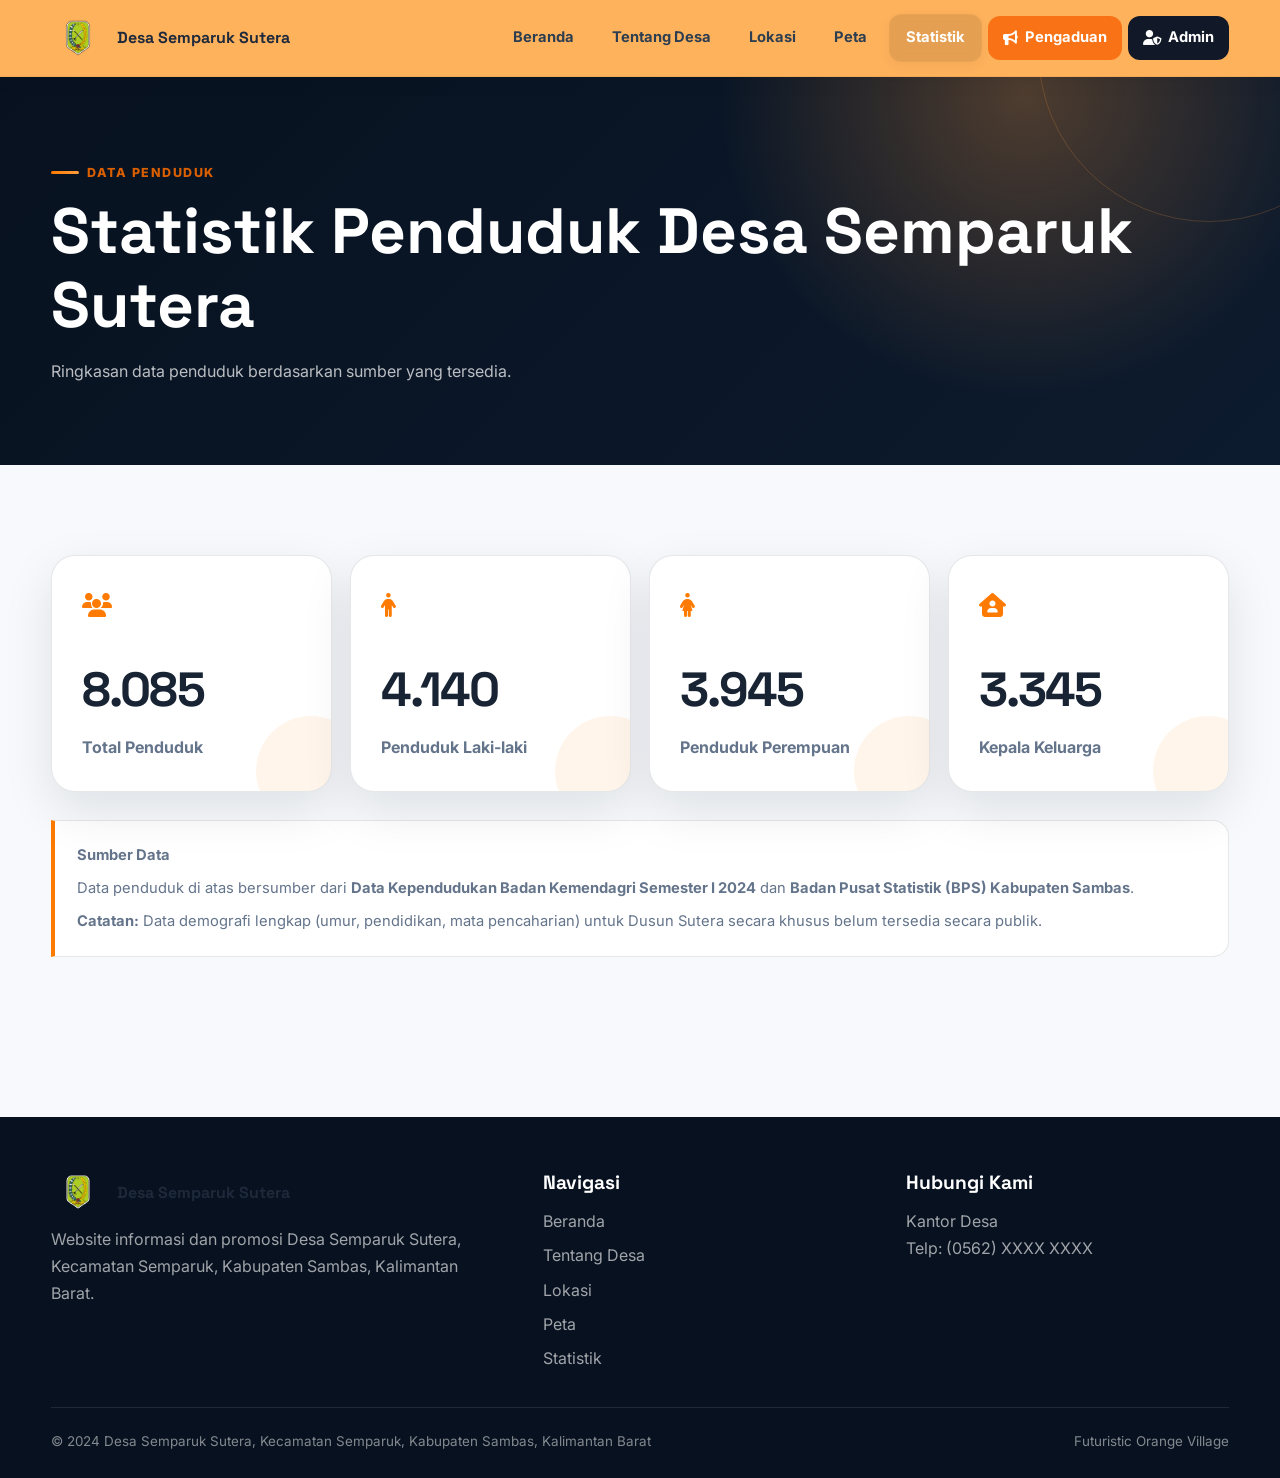
<file: statistik.html>
<!DOCTYPE html>
<html lang="id">
<head>
  <meta charset="UTF-8">
  <meta name="viewport" content="width=device-width, initial-scale=1.0">
  <meta name="description" content="Website promosi dan informasi Desa Semparuk Sutera, Kecamatan Semparuk, Kabupaten Sambas, Kalimantan Barat.">
  <title>Statistik | Desa Semparuk Sutera</title>
  <link rel="preconnect" href="https://fonts.googleapis.com">
  <link rel="preconnect" href="https://fonts.gstatic.com" crossorigin>
  <link rel="stylesheet" href="css/style.css">
  <link rel="stylesheet" href="https://cdnjs.cloudflare.com/ajax/libs/font-awesome/6.7.2/css/all.min.css">
  
</head>
<body><nav class="navbar">
  <div class="container nav-inner">
    <a class="brand" href="index.html" aria-label="Desa Semparuk Sutera">
            <img
              src="assets/images/logo.svg"
              alt="Logo Desa Semparuk Sutera"
              class="brand-logo"
            />
            <span class="brand-text">Desa Semparuk Sutera</span>
          </a>
    <button class="menu-toggle" aria-label="Buka menu" aria-expanded="false">&#9776;</button>
   <div class="nav-links">

  <a class="nav-link" href="index.html">
    Beranda
  </a>

  <a class="nav-link" href="tentang.html">
    Tentang Desa
  </a>

  <a class="nav-link" href="lokasi.html">
    Lokasi
  </a>

  <a class="nav-link" href="peta.html">
    Peta
  </a>

  <a class="nav-link" href="statistik.html">
    Statistik
  </a>

  <!-- TOMBOL PENGADUAN -->
  <a
    class="nav-link nav-complaint"
    href="pengaduan.html"
  >
    <i class="fa-solid fa-bullhorn"></i>
    Pengaduan
  </a>

  <!-- TOMBOL ADMIN -->
  <a
    class="nav-link nav-admin"
    href="login.html"
  >
    <i class="fa-solid fa-user-shield"></i>
    Admin
  </a>

</div>
  </div>
</nav>
<main>
<section class="page-hero"><div class="container"><span class="eyebrow">Data Penduduk</span><h1>Statistik Penduduk Desa Semparuk Sutera</h1><p>Ringkasan data penduduk berdasarkan sumber yang tersedia.</p></div></section>
<section class="section"><div class="container">
  <div class="stats-grid">
    <article class="stat-card reveal"><div class="stat-icon"><i class="fa-solid fa-users"></i></div><div class="stat-number" data-counter="8085">0</div><div class="stat-label">Total Penduduk</div></article>
    <article class="stat-card reveal"><div class="stat-icon"><i class="fa-solid fa-person"></i></div><div class="stat-number" data-counter="4140">0</div><div class="stat-label">Penduduk Laki-laki</div></article>
    <article class="stat-card reveal"><div class="stat-icon"><i class="fa-solid fa-person-dress"></i></div><div class="stat-number" data-counter="3945">0</div><div class="stat-label">Penduduk Perempuan</div></article>
    <article class="stat-card reveal"><div class="stat-icon"><i class="fa-solid fa-house-user"></i></div><div class="stat-number" data-counter="3345">0</div><div class="stat-label">Kepala Keluarga</div></article>
  </div>
  <div class="source-box reveal">
    <p><strong>Sumber Data</strong></p>
    <p>Data penduduk di atas bersumber dari <strong>Data Kependudukan Badan Kemendagri Semester I 2024</strong> dan <strong>Badan Pusat Statistik (BPS) Kabupaten Sambas</strong>.</p>
    <p><strong>Catatan:</strong> Data demografi lengkap (umur, pendidikan, mata pencaharian) untuk Dusun Sutera secara khusus belum tersedia secara publik.</p>
  </div>
</div></section>
</main>
<footer class="footer">
  <div class="container footer-grid">
    <div>
          <div class="brand" style="margin-bottom: 14px">
            <img
              src="assets/images/logo.svg"
              alt="Logo Desa Semparuk Sutera"
              class="brand-logo"
            />
            <span class="brand-text">Desa Semparuk Sutera</span>
          </div>
          <p>
            Website informasi dan promosi Desa Semparuk Sutera, Kecamatan
            Semparuk, Kabupaten Sambas, Kalimantan Barat.
          </p>
        </div>

  <div>
    <h3>Navigasi</h3>
    <div class="footer-links">
      <a href="index.html">Beranda</a>
      <a href="tentang.html">Tentang Desa</a>
      <a href="lokasi.html">Lokasi</a>
      <a href="peta.html">Peta</a>
      <a href="statistik.html">Statistik</a>
    </div>
  </div>
  
    <div>
      <h3>Hubungi Kami</h3>
      <p>Kantor Desa</p>
      <p>Telp: (0562) XXXX XXXX</p>
    </div>
  </div>
  <div class="container footer-bottom">
    <span>© 2024 Desa Semparuk Sutera, Kecamatan Semparuk, Kabupaten Sambas, Kalimantan Barat</span>
    <span>Futuristic Orange Village</span>
  </div>
</footer><script src="js/main.js"></script></body></html>
</file>
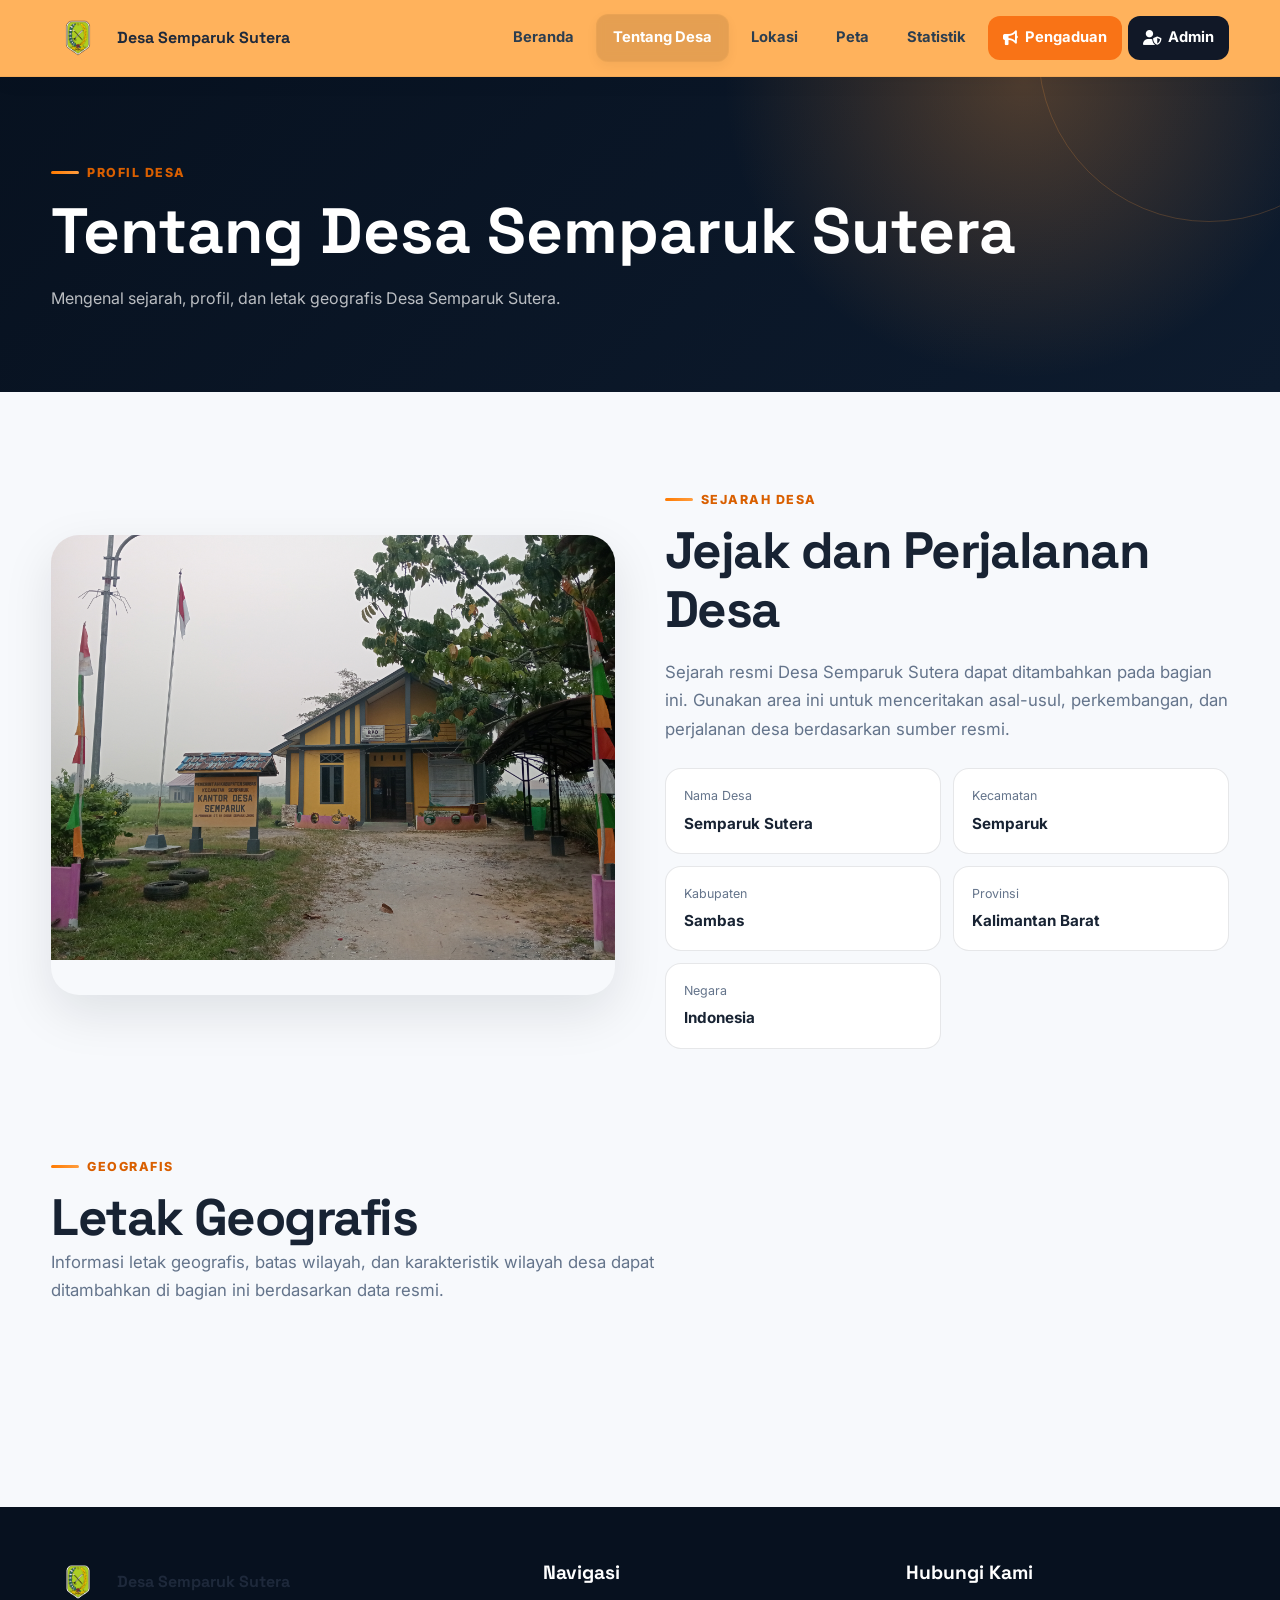
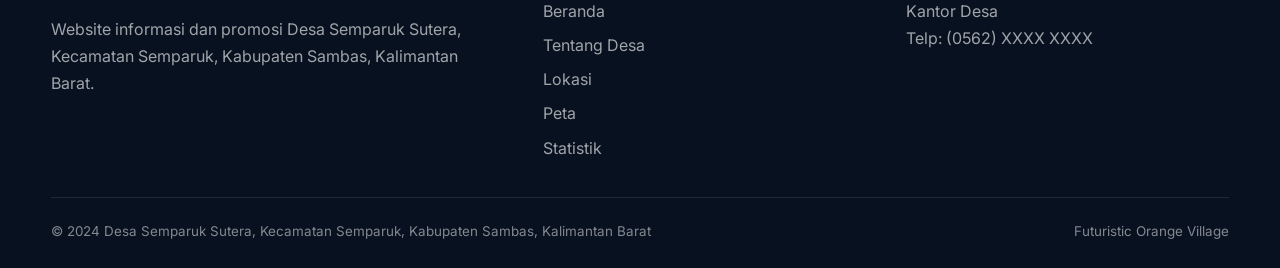
<file: tentang.html>
<!DOCTYPE html>
<html lang="id">
<head>
  <meta charset="UTF-8">
  <meta name="viewport" content="width=device-width, initial-scale=1.0">
  <meta name="description" content="Website promosi dan informasi Desa Semparuk Sutera, Kecamatan Semparuk, Kabupaten Sambas, Kalimantan Barat.">
  <title>Tentang Desa | Desa Semparuk Sutera</title>
  <link rel="preconnect" href="https://fonts.googleapis.com">
  <link rel="preconnect" href="https://fonts.gstatic.com" crossorigin>
  <link rel="stylesheet" href="css/style.css">
  <link rel="stylesheet" href="https://cdnjs.cloudflare.com/ajax/libs/font-awesome/6.7.2/css/all.min.css">
  
</head>
<body><nav class="navbar">
  <div class="container nav-inner">
    <a class="brand" href="index.html" aria-label="Desa Semparuk Sutera">
            <img
              src="assets/images/logo.svg"
              alt="Logo Desa Semparuk Sutera"
              class="brand-logo"
            />
            <span class="brand-text">Desa Semparuk Sutera</span>
          </a>
    <button class="menu-toggle" aria-label="Buka menu" aria-expanded="false">&#9776;</button>
    <div class="nav-links">

  <a class="nav-link" href="index.html">
    Beranda
  </a>

  <a class="nav-link" href="tentang.html">
    Tentang Desa
  </a>

  <a class="nav-link" href="lokasi.html">
    Lokasi
  </a>

  <a class="nav-link" href="peta.html">
    Peta
  </a>

  <a class="nav-link" href="statistik.html">
    Statistik
  </a>

  <!-- TOMBOL PENGADUAN -->
  <a
    class="nav-link nav-complaint"
    href="pengaduan.html"
  >
    <i class="fa-solid fa-bullhorn"></i>
    Pengaduan
  </a>

  <!-- TOMBOL ADMIN -->
  <a
    class="nav-link nav-admin"
    href="login.html"
  >
    <i class="fa-solid fa-user-shield"></i>
    Admin
  </a>

</div>
  </div>
</nav>
<main>
<section class="page-hero"><div class="container"><span class="eyebrow">Profil Desa</span><h1>Tentang Desa Semparuk Sutera</h1><p>Mengenal sejarah, profil, dan letak geografis Desa Semparuk Sutera.</p></div></section>
<section class="section">
  <div class="container">
    <div class="about-grid">
      <div class="about-image reveal"><img src="assets/images/desa.jpg" alt="Foto Desa Semparuk Sutera"></div>
      <div class="reveal">
        <span class="eyebrow">Sejarah Desa</span>
        <h2>Jejak dan Perjalanan Desa</h2>
        <p class="lead" style="margin-top:18px"><!-- TODO: Ganti dengan sejarah resmi Desa Semparuk Sutera --> Sejarah resmi Desa Semparuk Sutera dapat ditambahkan pada bagian ini. Gunakan area ini untuk menceritakan asal-usul, perkembangan, dan perjalanan desa berdasarkan sumber resmi.</p>
        <div class="profile-grid">
          <div class="profile-item"><small>Nama Desa</small><strong>Semparuk Sutera</strong></div>
          <div class="profile-item"><small>Kecamatan</small><strong>Semparuk</strong></div>
          <div class="profile-item"><small>Kabupaten</small><strong>Sambas</strong></div>
          <div class="profile-item"><small>Provinsi</small><strong>Kalimantan Barat</strong></div>
          <div class="profile-item"><small>Negara</small><strong>Indonesia</strong></div>
        </div>
      </div>
    </div>
  </div>
</section>
<section class="section" style="padding-top:10px">
  <div class="container">
    <div class="section-head reveal"><span class="eyebrow">Geografis</span><h2>Letak Geografis</h2><p class="lead"><!-- TODO: Ganti dengan informasi geografis resmi --> Informasi letak geografis, batas wilayah, dan karakteristik wilayah desa dapat ditambahkan di bagian ini berdasarkan data resmi.</p></div>
  </div>
</section>
</main>
<footer class="footer">
  <div class="container footer-grid">
    <div>
          <div class="brand" style="margin-bottom: 14px">
            <img
              src="assets/images/logo.svg"
              alt="Logo Desa Semparuk Sutera"
              class="brand-logo"
            />
            <span class="brand-text">Desa Semparuk Sutera</span>
          </div>
          <p>
            Website informasi dan promosi Desa Semparuk Sutera, Kecamatan
            Semparuk, Kabupaten Sambas, Kalimantan Barat.
          </p>
        </div>

  <div>
    <h3>Navigasi</h3>
    <div class="footer-links">
      <a href="index.html">Beranda</a>
      <a href="tentang.html">Tentang Desa</a>
      <a href="lokasi.html">Lokasi</a>
      <a href="peta.html">Peta</a>
      <a href="statistik.html">Statistik</a>
    </div>
  </div>

    <div>
      <h3>Hubungi Kami</h3>
      <p>Kantor Desa</p>
      <p>Telp: (0562) XXXX XXXX</p>
    </div>
  </div>
  <div class="container footer-bottom">
    <span>© 2024 Desa Semparuk Sutera, Kecamatan Semparuk, Kabupaten Sambas, Kalimantan Barat</span>
    <span>Futuristic Orange Village</span>
  </div>
</footer><script src="js/main.js"></script></body></html>
</file>
<file: css/style.css>
@import url('https://fonts.googleapis.com/css2?family=Inter:wght@400;500;600;700;800&family=Space+Grotesk:wght@500;600;700&display=swap');

:root{
  --orange:#ff7a00;
  --orange-2:#ff9d3f;
  --orange-dark:#d95f00;
  --navy:#07111f;
  --navy-2:#0d1b2e;
  --text:#182333;
  --muted:#64748b;
  --white:#fff;
  --bg:#f7f9fc;
  --border:rgba(15,23,42,.10);
  --shadow:0 18px 50px rgba(7,17,31,.10);
  --radius:24px;
  --container:min(1180px,92%);
}
*{box-sizing:border-box;margin:0;padding:0}
html{scroll-behavior:smooth}
body{font-family:Inter,Arial,sans-serif;color:var(--text);background:var(--bg);line-height:1.7;overflow-x:hidden}
a{color:inherit;text-decoration:none}
img{display:block;width:100%;max-width:100%;object-fit:cover}
button{font:inherit}
.container{width:var(--container);margin-inline:auto}
.section{padding:90px 0}
.section-head{max-width:700px;margin-bottom:42px}
.eyebrow{display:inline-flex;align-items:center;gap:8px;color:var(--orange-dark);font-weight:800;text-transform:uppercase;letter-spacing:.12em;font-size:.78rem;margin-bottom:12px}
.eyebrow::before{content:"";width:28px;height:3px;border-radius:99px;background:linear-gradient(90deg,var(--orange),var(--orange-2))}
h1,h2,h3,h4{font-family:"Space Grotesk",Inter,sans-serif;line-height:1.15}
h2{font-size:clamp(2rem,4vw,3.2rem);letter-spacing:-.03em}
.lead{color:var(--muted);font-size:1.05rem}
.btn{display:inline-flex;align-items:center;justify-content:center;gap:10px;border:0;border-radius:14px;padding:13px 20px;font-weight:800;cursor:pointer;transition:.25s ease}
.btn-primary{color:#fff;background:linear-gradient(135deg,var(--orange),#ffb25c);box-shadow:0 12px 28px rgba(255,122,0,.25)}
.btn-primary:hover{transform:translateY(-2px);box-shadow:0 16px 32px rgba(255,122,0,.32)}
.btn-outline{color:var(--navy);border:1px solid var(--border);background:#fff}
.btn-outline:hover{border-color:var(--orange);color:var(--orange-dark);transform:translateY(-2px)}
/* Navbar */
/* Navbar Smooth Glassmorphism */
/* State Awal: Paling Atas (Solid Orange) */
.navbar {
  position: fixed;
  z-index: 1000;
  top: 0;
  left: 0;
  width: 100%;
  
  /* Warna oranye solid tanpa transparansi/blur */
  background: #ffb25c; 
  backdrop-filter: none;
  -webkit-backdrop-filter: none;
  border-bottom: 1px solid rgba(0, 0, 0, 0.05);
  box-shadow: 0 4px 20px rgba(0, 0, 0, 0.05);
  transition: all 0.3s ease;
}

/* Teks & tombol pada keadaan solid */
.navbar .brand-text {
  color: #1e293b;
}

.navbar .nav-link {
  color: #2c3e50;
  padding: 10px 16px;
  border-radius: 12px;
  font-size: 0.92rem;
  font-weight: 700;
  transition: all 0.2s ease;
}

.navbar .nav-link:hover,
.navbar .nav-link.active {
  color: #fff;
  background: rgba(0, 0, 0, 0.1);
}

/* State Kedua: Saat Halaman Di-scroll Turun (Glassmorphism Halus) */
.navbar.scrolled {
  /* Berubah menjadi kaca transparan saat scroll */
  background: rgba(255, 255, 255, 0.55);
  -webkit-backdrop-filter: blur(20px) saturate(160%);
  backdrop-filter: blur(20px) saturate(160%);
  border-bottom: 1px solid rgba(255, 255, 255, 0.6);
  box-shadow: 0 8px 32px rgba(0, 0, 0, 0.08);
}

/* Penyesuaian link saat navbar menjadi kaca */
.navbar.scrolled .nav-link:hover,
.navbar.scrolled .nav-link.active {
  color: var(--orange-dark);
  background: rgba(255, 178, 92, 0.2);
}

.nav-inner {
  min-height: 76px;
  display: flex;
  align-items: center;
  justify-content: space-between;
  gap: 20px;
}

.brand {
  display: flex;
  align-items: center;
  gap: 12px;
  min-width: 0;
}

.brand-mark {
  width: 42px;
  height: 42px;
  border-radius: 13px;
  display: grid;
  place-items: center;
  color: #fff;
  background: linear-gradient(135deg, var(--orange), #ffb25c);
  font-family: "Space Grotesk", sans-serif;
  font-weight: 800;
  box-shadow: 0 8px 22px rgba(255, 122, 0, 0.25);
  flex: none;
}

.brand-text {
  font-family: "Space Grotesk", sans-serif;
  font-weight: 800;
  color: #1e293b; /* Warna teks dibuat lebih gelap agar kontras di atas kaca */
  white-space: nowrap;
}

.brand-logo {
  height: 40px;
  width: auto;
  object-fit: contain;
}

.nav-links {
  display: flex;
  align-items: center;
  gap: 6px;
}

/* Link Navigasi */
.nav-link {
  padding: 10px 16px;
  border-radius: 12px;
  font-size: 0.92rem;
  font-weight: 700;
  color: #334155;
  transition: all 0.2s ease;
}

/* Hover Kaca Halus */
.nav-link:hover,
.nav-link.active {
  color: var(--orange-dark);
  background: rgba(255, 178, 92, 0.15); /* Aksen warna oranye tipis */
  border: 1px solid rgba(255, 178, 92, 0.2);
  backdrop-filter: blur(8px);
  -webkit-backdrop-filter: blur(8px);
}

.menu-toggle {
  display: none;
  border: 0;
  background: transparent;
  width: 44px;
  height: 44px;
  border-radius: 12px;
  cursor: pointer;
  font-size: 1.5rem;
  color: var(--navy);
}

.mobile-overlay {
  display: none;
}

.nav-inner {
  min-height: 76px;
  display: flex;
  align-items: center;
  justify-content: space-between;
  gap: 20px;
}

.brand {
  display: flex;
  align-items: center;
  gap: 12px;
  min-width: 0;
}

.brand-mark {
  width: 42px;
  height: 42px;
  border-radius: 13px;
  display: grid;
  place-items: center;
  color: #fff;
  background: linear-gradient(135deg, var(--orange), #ffb25c);
  font-family: "Space Grotesk", sans-serif;
  font-weight: 800;
  box-shadow: 0 8px 22px rgba(255, 122, 0, 0.25);
  flex: none;
}

.brand-text {
  font-family: "Space Grotesk", sans-serif;
  font-weight: 800;
  white-space: nowrap;
}

.brand-logo {
  height: 40px;
  width: auto;
  object-fit: contain;
}

.nav-links {
  display: flex;
  align-items: center;
  gap: 6px;
}

/* Link Navigasi dengan Sentuhan Modern */
.nav-link {
  padding: 10px 16px;
  border-radius: 10px;
  font-size: 0.92rem;
  font-weight: 700;
  color: #2c3e50;
  transition: all 0.25s ease;
}

/* Efek Hover Glass pada Link */
.nav-link:hover,
.nav-link.active {
  color: var(--orange-dark);
  background: rgba(255, 255, 255, 0.4);
  box-shadow: 0 4px 12px rgba(0, 0, 0, 0.05);
  backdrop-filter: blur(4px);
  -webkit-backdrop-filter: blur(4px);
}

.menu-toggle {
  display: none;
  border: 0;
  background: transparent;
  width: 44px;
  height: 44px;
  border-radius: 12px;
  cursor: pointer;
  font-size: 1.5rem;
  color: var(--navy);
}

.mobile-overlay {
  display: none;
}
/* Hero */
.hero{min-height:720px;height:88vh;max-height:900px;position:relative;overflow:hidden;background:var(--navy)}
.hero-slide{position:absolute;inset:0;opacity:0;visibility:hidden;transition:opacity .8s ease}
.hero-slide.active{opacity:1;visibility:visible}
.hero-slide img{height:100%;object-fit:cover}
.hero-slide::after{content:"";position:absolute;inset:0;background:linear-gradient(90deg,rgba(4,10,20,.84) 0%,rgba(4,10,20,.54) 43%,rgba(4,10,20,.16) 75%),linear-gradient(0deg,rgba(4,10,20,.60),transparent 45%)}
.hero-content{position:relative;z-index:3;height:100%;display:flex;align-items:center}
.hero-copy{max-width:720px;color:#fff;padding-top:70px}
.hero-copy .eyebrow{color:#ffd4ad}
.hero-copy h1{font-size:clamp(2.7rem,6vw,5.5rem);letter-spacing:-.055em;margin-bottom:20px}
.hero-copy p{font-size:clamp(1rem,2vw,1.2rem);color:rgba(255,255,255,.84);max-width:610px;margin-bottom:30px}
.hero-actions{display:flex;gap:12px;flex-wrap:wrap}
.hero .btn-outline{color:#fff;background:rgba(255,255,255,.08);border-color:rgba(255,255,255,.25);backdrop-filter:blur(8px)}
.carousel-controls{position:absolute;z-index:5;right:4%;bottom:46px;display:flex;align-items:center;gap:10px}
.carousel-btn{width:46px;height:46px;border:1px solid rgba(255,255,255,.3);border-radius:50%;color:#fff;background:rgba(0,0,0,.2);backdrop-filter:blur(8px);cursor:pointer;transition:.2s}
.carousel-btn:hover{background:var(--orange);border-color:var(--orange);transform:translateY(-2px)}
.carousel-dots{display:flex;gap:7px;margin:0 10px}
.dot{width:8px;height:8px;border:0;border-radius:99px;background:rgba(255,255,255,.45);cursor:pointer;transition:.25s}
.dot.active{width:26px;background:var(--orange)}
/* Cards */
.feature-grid{display:grid;grid-template-columns:repeat(3,1fr);gap:20px}
.info-card,.location-card,.stat-card,.detail-card{background:#fff;border:1px solid var(--border);border-radius:var(--radius);box-shadow:var(--shadow)}
.info-card{padding:28px}
.icon-box{width:48px;height:48px;border-radius:15px;display:grid;place-items:center;background:rgba(255,122,0,.10);color:var(--orange-dark);font-size:1.25rem;margin-bottom:20px}
.info-card h3{margin-bottom:8px;font-size:1.25rem}
.info-card p{color:var(--muted)}
.location-grid{display:grid;grid-template-columns:repeat(3,1fr);gap:22px}
.location-card{overflow:hidden;display:flex;flex-direction:column;transition:.3s}
.location-card:hover{transform:translateY(-7px);box-shadow:0 25px 60px rgba(7,17,31,.15)}
.location-card .thumb{height:220px;position:relative;overflow:hidden}
.location-card .thumb img{height:100%;transition:.5s}
.location-card:hover .thumb img{transform:scale(1.05)}
.location-card .body{padding:24px}
.location-card h3{font-size:1.25rem;margin-bottom:8px}
.location-card p{color:var(--muted);font-size:.94rem;margin-bottom:18px}
.link-arrow{color:var(--orange-dark);font-weight:800;display:inline-flex;gap:8px;align-items:center}
/* Page hero */
.page-hero{padding:155px 0 80px;background:radial-gradient(circle at 80% 20%,rgba(255,157,63,.28),transparent 28%),linear-gradient(135deg,var(--navy),var(--navy-2));color:#fff;position:relative;overflow:hidden}
.page-hero::before{content:"";position:absolute;width:340px;height:340px;border:1px solid rgba(255,157,63,.2);border-radius:50%;right:-100px;top:-120px}
.page-hero h1{font-size:clamp(2.4rem,5vw,4.4rem);margin-bottom:16px}
.page-hero p{color:rgba(255,255,255,.72);max-width:700px}
/* About */
.about-grid{display:grid;grid-template-columns:1fr 1fr;gap:50px;align-items:center}
.about-image{border-radius:28px;overflow:hidden;box-shadow:var(--shadow);min-height:460px}
.about-image img{height:100%}
.profile-grid{display:grid;grid-template-columns:repeat(2,1fr);gap:12px;margin-top:25px}
.profile-item{padding:16px 18px;border:1px solid var(--border);border-radius:16px;background:#fff}
.profile-item small{display:block;color:var(--muted);font-size:.78rem;margin-bottom:3px}
.profile-item strong{font-size:.95rem}
/* Stats */
.stats-grid{display:grid;grid-template-columns:repeat(4,1fr);gap:18px}
.stat-card{padding:30px;position:relative;overflow:hidden}
.stat-card::after{content:"";position:absolute;width:110px;height:110px;border-radius:50%;background:rgba(255,122,0,.08);right:-35px;bottom:-35px}
.stat-icon{font-size:1.5rem;color:var(--orange);margin-bottom:22px}
.stat-number{font-family:"Space Grotesk";font-size:clamp(2rem,4vw,3rem);font-weight:800;letter-spacing:-.04em}
.stat-label{color:var(--muted);font-weight:700;margin-top:3px}
.source-box{margin-top:28px;padding:22px;border-left:4px solid var(--orange);background:#fff;border-radius:0 16px 16px 0;border-top:1px solid var(--border);border-right:1px solid var(--border);border-bottom:1px solid var(--border)}
.source-box p{color:var(--muted);font-size:.92rem}.source-box p+p{margin-top:8px}
/* Map */
.map-layout {
  display: grid;
  grid-template-columns: 1.45fr 0.75fr;
  gap: 24px;
  align-items: stretch;
}

.map-box {
  position: relative; /* Menjamin konteks posisi kontainer */
  height: 560px;
  border-radius: 26px;
  overflow: hidden;
  box-shadow: var(--shadow);
  border: 1px solid var(--border);
  /* Mencegah clipping bug rendering 3D pada Leaflet */
  isolation: isolate; 
}

#map {
  height: 100%;
  width: 100%;
  z-index: 1; /* Memastikan tile Leaflet berada di layer yang benar */
}

/* Memperbaiki glitch rendering ubin Leaflet di dalam kontainer ber-border-radius */
.leaflet-container {
  width: 100%;
  height: 100%;
  border-radius: inherit;
}

.map-info {
  padding: 30px;
  background: linear-gradient(145deg, var(--navy), var(--navy-2));
  color: #fff;
  border-radius: 26px;
  box-shadow: var(--shadow);
}

.map-info h2 {
  font-size: 1.8rem;
  margin-bottom: 20px;
}

.map-info dl {
  display: grid;
  gap: 14px;
}

.map-info div {
  padding-bottom: 14px;
  border-bottom: 1px solid rgba(255, 255, 255, .1);
}

.map-info dt {
  color: rgba(255, 255, 255, .55);
  font-size: 0.8rem;
}

.map-info dd {
  font-weight: 700;
}
/* Detail */
.detail-layout{display:grid;grid-template-columns:1.1fr .9fr;gap:35px;align-items:start}
.detail-image{height:520px;border-radius:28px;overflow:hidden;box-shadow:var(--shadow)}
.detail-image img{height:100%}
.detail-card{padding:34px}
.detail-card h2{font-size:2.2rem;margin-bottom:15px}.detail-card p{color:var(--muted);margin-bottom:20px}
.detail-gallery{position:relative;border-radius:28px;overflow:hidden;box-shadow:var(--shadow);background:var(--navy)}
.gallery-track{display:flex;transition:transform .5s ease}.gallery-slide{min-width:100%;height:520px}.gallery-slide img{height:100%}
.gallery-control{position:absolute;top:50%;transform:translateY(-50%);width:46px;height:46px;border:0;border-radius:50%;background:rgba(0,0,0,.38);color:#fff;cursor:pointer;font-size:1.2rem;z-index:2}.gallery-control.prev{left:16px}.gallery-control.next{right:16px}
.gallery-dots{position:absolute;bottom:16px;left:50%;transform:translateX(-50%);display:flex;gap:7px}.gallery-dot{width:8px;height:8px;border:0;border-radius:99px;background:rgba(255,255,255,.5);cursor:pointer}.gallery-dot.active{width:24px;background:var(--orange)}
/* Footer */
.footer{background:var(--navy);color:#fff;padding:55px 0 25px;margin-top:70px}
.footer-grid{display:grid;grid-template-columns:1.4fr 1fr 1fr;gap:40px;padding-bottom:35px}
.footer h3{font-size:1.2rem;margin-bottom:14px}.footer p,.footer a{color:rgba(255,255,255,.62)}.footer a:hover{color:#fff}.footer-links{display:grid;gap:7px}.footer-bottom{border-top:1px solid rgba(255,255,255,.1);padding-top:22px;display:flex;justify-content:space-between;gap:20px;color:rgba(255,255,255,.5);font-size:.84rem}
.reveal{opacity:0;transform:translateY(22px);transition:opacity .7s ease,transform .7s ease}.reveal.visible{opacity:1;transform:none}
@media(max-width:950px){
  .nav-links{position:fixed;top:76px;right:4%;width:min(320px,92%);padding:14px;background:rgba(255,255,255,.97);backdrop-filter:blur(18px);border:1px solid var(--border);border-radius:20px;box-shadow:var(--shadow);display:none;flex-direction:column;align-items:stretch}
  .nav-links.open{display:flex}.nav-link{padding:13px 15px}.menu-toggle{display:block}
  .mobile-overlay{position:fixed;inset:76px 0 0;background:rgba(7,17,31,.28);z-index:-1}
  .feature-grid,.location-grid{grid-template-columns:repeat(2,1fr)}
  .stats-grid{grid-template-columns:repeat(2,1fr)}
  .map-layout,.detail-layout,.about-grid{grid-template-columns:1fr}
}
@media(max-width:620px){
  .section{padding:65px 0}.nav-inner{min-height:68px}.navbar{height:68px}.nav-links{top:68px}.brand-mark{width:38px;height:38px}.brand-text{font-size:.9rem;max-width:190px;overflow:hidden;text-overflow:ellipsis}
  .hero{min-height:680px;height:90svh}.hero-copy{padding-top:35px}.hero-copy h1{font-size:clamp(2.3rem,11vw,3.5rem)}.hero-copy p{font-size:.95rem}
  .carousel-controls{left:4%;right:auto;bottom:25px}.feature-grid,.location-grid,.stats-grid,.profile-grid{grid-template-columns:1fr}
  .page-hero{padding:120px 0 65px}.page-hero h1{font-size:2.5rem}
  .about-image{min-height:320px}.map-box{height:420px}.detail-image,.gallery-slide{height:350px}.detail-card{padding:25px}
  .footer-grid{grid-template-columns:1fr;gap:25px}.footer-bottom{flex-direction:column}
}
@media(max-width:360px){
  .brand-text{font-size:.78rem;max-width:150px}.hero-copy h1{font-size:2.25rem}.hero-actions .btn{width:100%}
}
/* ========================================
   NAVBAR BUTTON PENGADUAN & ADMIN
======================================== */

.nav-complaint {
  background: #f97316 !important;
  color: #fff !important;
  padding: 9px 15px !important;
  border-radius: 999px;
  font-weight: 700 !important;
  display: inline-flex !important;
  align-items: center;
  gap: 7px;
  transition: .25s ease;
}

.nav-complaint:hover {
  background: #ea580c !important;
  color: #fff !important;
  transform: translateY(-1px);
}


.nav-admin {
  background: #111827 !important;
  color: #fff !important;
  padding: 9px 15px !important;
  border-radius: 999px;
  font-weight: 700 !important;
  display: inline-flex !important;
  align-items: center;
  gap: 7px;
  transition: .25s ease;
}

.nav-admin:hover {
  background: #374151 !important;
  color: #fff !important;
  transform: translateY(-1px);
}


/* Hilangkan garis bawah bawaan
   pada tombol */

.nav-complaint::after,
.nav-admin::after {
  display: none !important;
}
</file>
